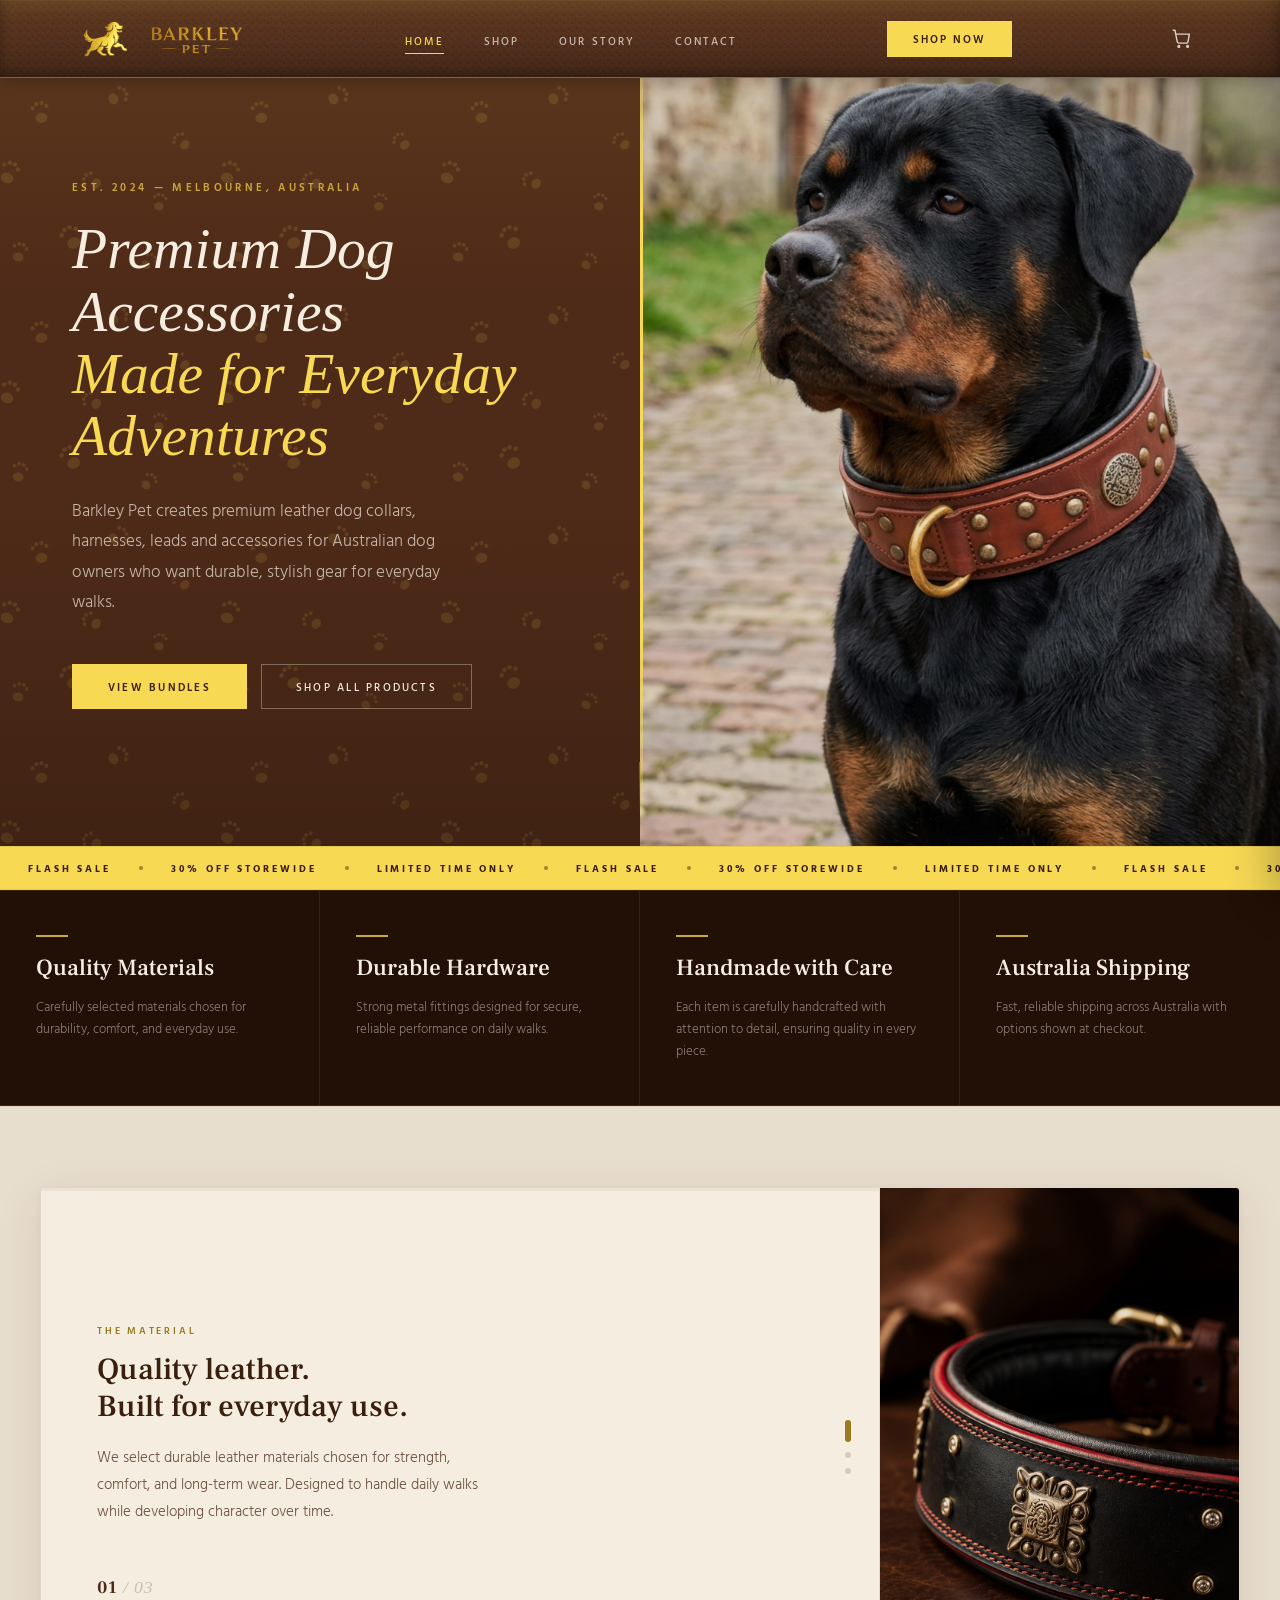
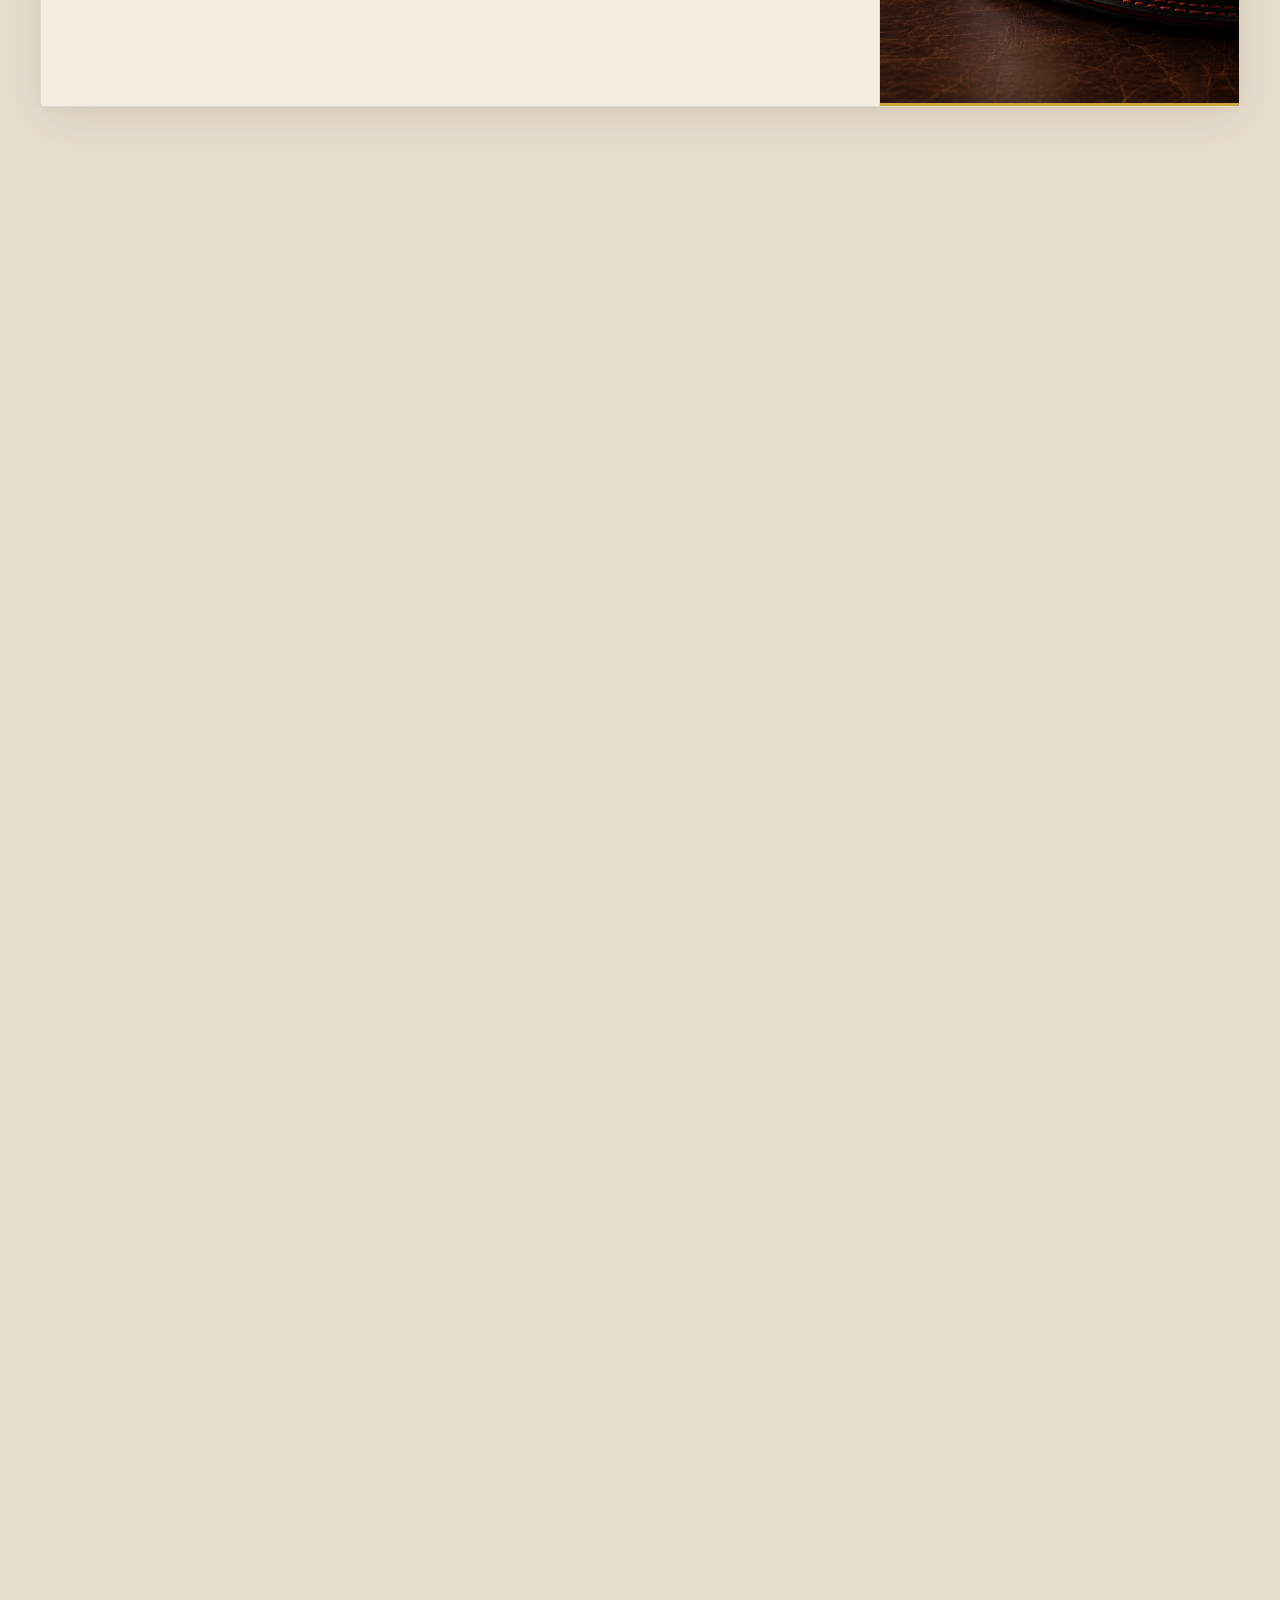
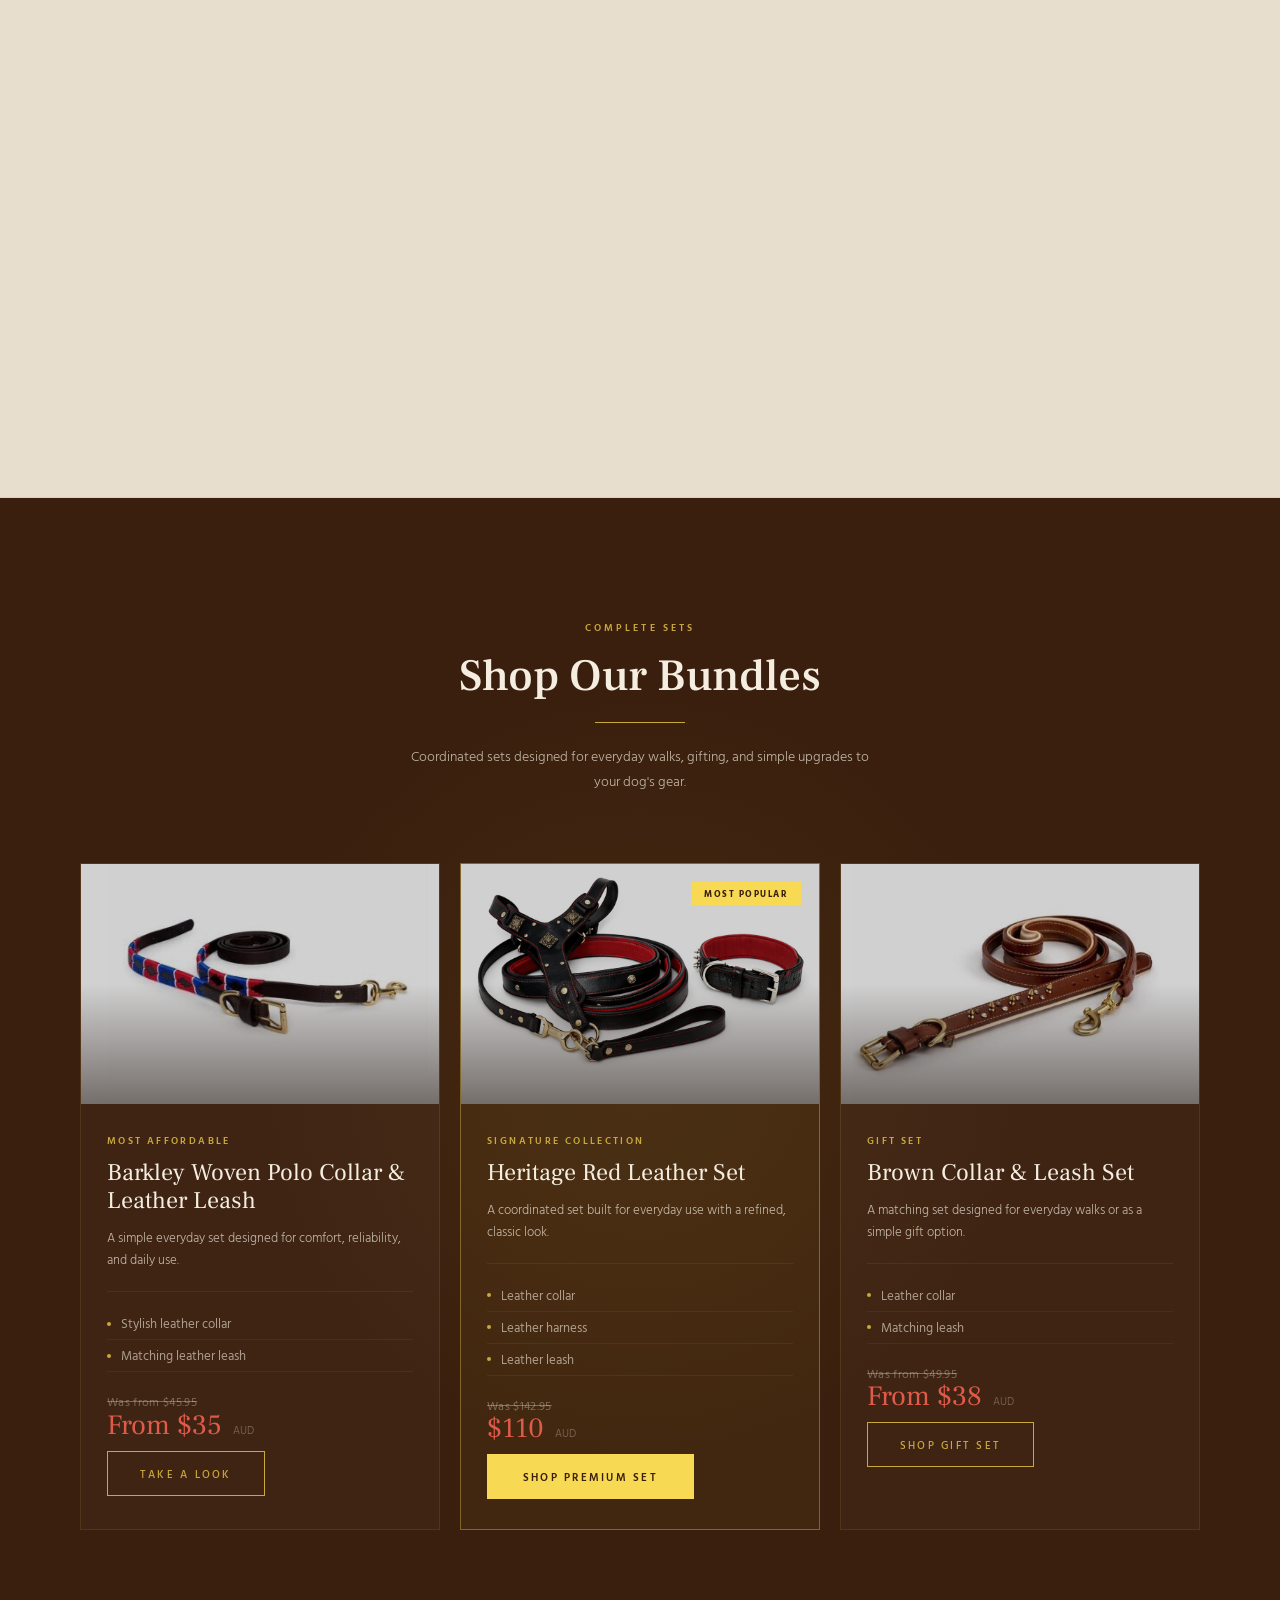
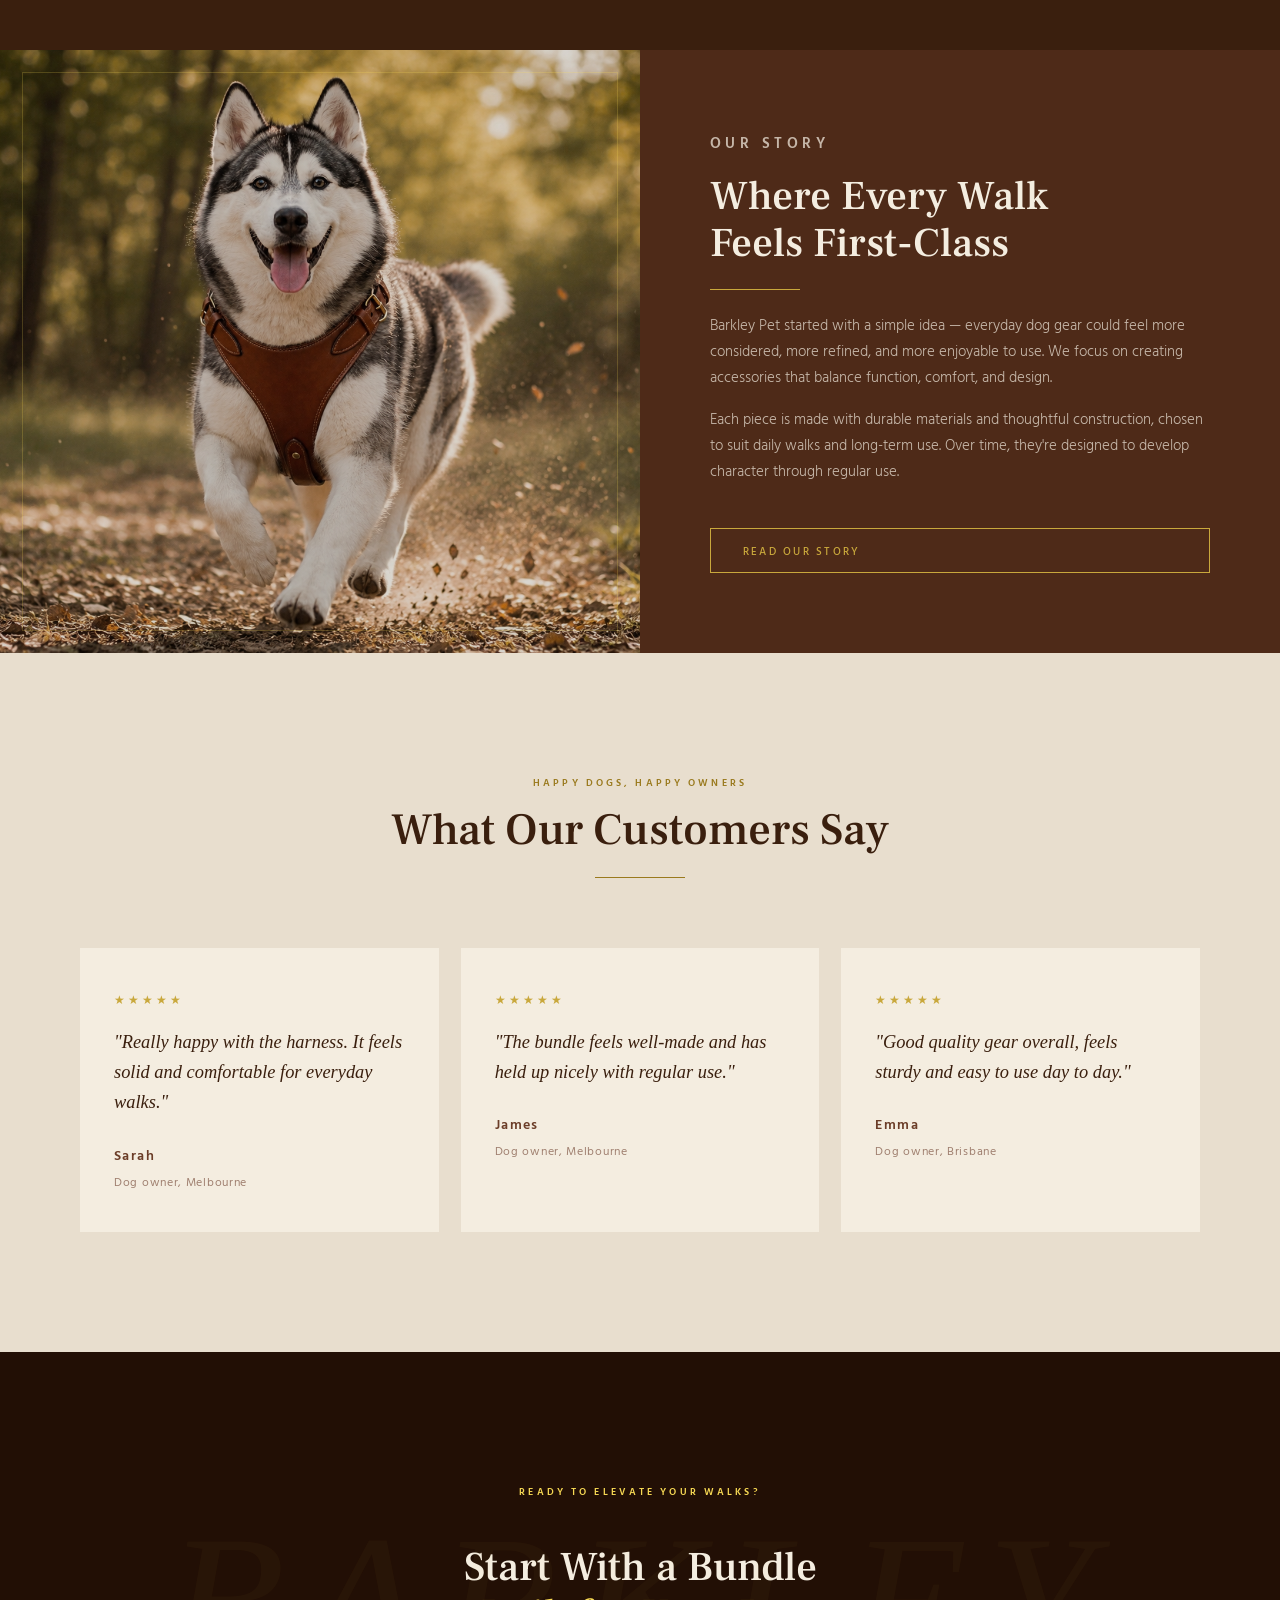
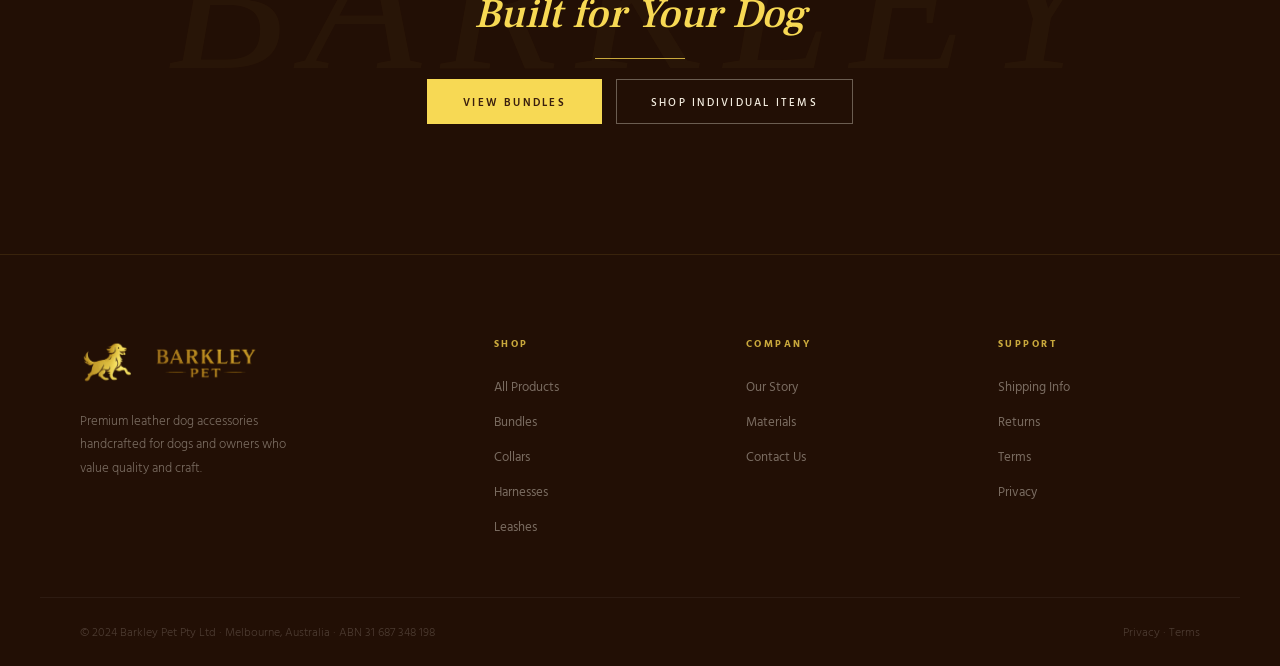
<file: index.html>
<!DOCTYPE html>
<html lang="en">
<head>
  <link rel="icon" href="img/BarkleyFavicon.ico" type="image/x-icon">
<meta charset="UTF-8" />
<meta name="viewport" content="width=device-width, initial-scale=1.0" />
<title>Barkley Pet | Premium Dog Accessories Australia | Leather Collars, Harnesses & Leads</title>
<meta name="description" content="Shop premium dog accessories in Australia. Barkley Pet creates handcrafted leather dog collars, harnesses and leads designed for comfort, durability and everyday walks.">
<link rel="preconnect" href="https://fonts.googleapis.com" />
<link rel="preconnect" href="https://fonts.gstatic.com" crossorigin />
<link href="https://fonts.googleapis.com/css2?family=Frank+Ruhl+Libre:wght@300;400;500;700;900&family=IM+Fell+French+Canon:ital@0;1&family=Hind+Vadodara:wght@300;400;500;600&display=swap" rel="stylesheet" />
<script src="item_data.js" defer></script>
<script src="cart.js" defer></script>
<style>
:root {
  --gold: #f7d954;
  --gold-dim: #c9a83c;
  --gold-dark: #9a7a1e;
  --brown: #6b3d28;
  --brown-mid: #4e2a18;
  --brown-dark: #3a1f0e;
  --brown-deep: #220f05;
  --cream: #f4ede0;
  --cream-dark: #e8dece;
  --text-on-dark: rgba(244,237,224,0.72);
  --text-muted: rgba(244,237,224,0.42);
  --serif-display: 'IM Fell French Canon', Georgia, serif;
  --serif-body: 'Frank Ruhl Libre', Georgia, serif;
  --sans: 'Hind Vadodara', 'Helvetica Neue', sans-serif;
  --max-w: 1200px;
  --nav-h: 78px;
  --ease-out: cubic-bezier(0.22, 1, 0.36, 1);
  --sale-red: #c0392b;
}
*, *::before, *::after { box-sizing: border-box; margin: 0; padding: 0; }
html { scroll-behavior: smooth; font-size: 16px; }
body { font-family: var(--sans); background: var(--cream); color: var(--brown-dark); overflow-x: hidden;}
@media (hover:none) { body { cursor: auto; } }
img { display: block; max-width: 100%; }
a { text-decoration: none; color: inherit; }
ul { list-style: none; }
button { border: none; background: none; font-family: var(--sans); }

/* TYPOGRAPHY */
h1 { font-family: var(--serif-display); font-style: italic; font-weight: 400; line-height: 1.1; font-size: clamp(2.8rem,5.5vw,5.2rem); }
h2 { font-family: var(--serif-body); font-weight: 500; line-height: 1.15; font-size: clamp(1.9rem,3.2vw,3rem); }
h3 { font-family: var(--serif-body); font-weight: 400; font-size: clamp(1.2rem,1.8vw,1.65rem); line-height: 1.2; }
p { font-family: var(--sans); font-weight: 300; line-height: 1.75; font-size: 0.94rem; }
.eyebrow { font-family: var(--sans); font-size: 0.65rem; font-weight: 600; letter-spacing: 0.3em; text-transform: uppercase; color: var(--gold-dim); display: block; margin-bottom: 14px; }
.gold-rule { width: 44px; height: 1px; background: var(--gold-dim); margin: 20px auto; transition: width .5s var(--ease-out); }
.gold-rule.wide { width: 90px; }
.gold-rule--left { margin: 20px 0; }

/* BUTTONS */
.btn-gold { display: inline-block; padding: 14px 36px; background: var(--gold); color: var(--brown-dark); font-family: var(--sans); font-size: .7rem; font-weight: 600; letter-spacing: .2em; text-transform: uppercase; position: relative; overflow: hidden; transition: color .3s, transform .25s var(--ease-out), box-shadow .3s; }
.btn-gold::before { content:''; position:absolute; inset:0; background:var(--brown-dark); transform:translateX(-101%); transition:transform .4s var(--ease-out); }
.btn-gold:hover::before { transform:translateX(0); }
.btn-gold:hover { color:var(--gold); transform:translateY(-2px); box-shadow:0 10px 32px rgba(247,217,84,0.25); }
.btn-gold span { position:relative; z-index:1; }
.btn-ghost { display: inline-block; padding: 13px 34px; border: 1px solid rgba(244,237,224,0.35); color: var(--cream); font-family: var(--sans); font-size: .7rem; font-weight: 500; letter-spacing: .2em; text-transform: uppercase; position: relative; overflow: hidden; transition: color .3s, border-color .3s, transform .25s var(--ease-out); }
.btn-ghost::before { content:''; position:absolute; inset:0; background:rgba(247,217,84,.08); transform:scaleX(0); transform-origin:left; transition:transform .4s var(--ease-out); }
.btn-ghost:hover::before { transform:scaleX(1); }
.btn-ghost:hover { border-color:var(--gold-dim); color:var(--gold); transform:translateY(-2px); }
.btn-ghost span { position:relative; z-index:1; }
.btn-outline { display: inline-block; padding: 13px 32px; border: 1px solid var(--gold-dim); color: var(--gold-dim); font-family: var(--sans); font-size: .7rem; font-weight: 500; letter-spacing: .2em; text-transform: uppercase; position: relative; overflow: hidden; transition: color .3s, transform .25s var(--ease-out); }
.btn-outline::before { content:''; position:absolute; inset:0; background:var(--gold); transform:translateY(101%); transition:transform .35s var(--ease-out); }
.btn-outline:hover::before { transform:translateY(0); }
.btn-outline:hover { color:var(--brown-dark); transform:translateY(-2px); }
.btn-outline span { position:relative; z-index:1; }

/* NAVBAR */
.navbar { position: fixed; top:0; left:0; width:100%; z-index:900; height: var(--nav-h); background-color: var(--brown-mid); background-image: linear-gradient(180deg,rgba(255,210,100,.13) 0%,rgba(255,190,60,.05) 18%,transparent 45%), linear-gradient(180deg,transparent 50%,rgba(0,0,0,.22) 100%), repeating-linear-gradient(38deg,transparent,transparent 3px,rgba(0,0,0,.09) 3px,rgba(0,0,0,.09) 4px,transparent 4px,transparent 8px), repeating-linear-gradient(-38deg,transparent,transparent 3px,rgba(0,0,0,.06) 3px,rgba(0,0,0,.06) 4px,transparent 4px,transparent 8px), url("data:image/svg+xml,%3Csvg xmlns='http://www.w3.org/2000/svg' width='300' height='300'%3E%3Cfilter id='n'%3E%3CfeTurbulence type='fractalNoise' baseFrequency='0.55' numOctaves='5' stitchTiles='stitch'/%3E%3CfeColorMatrix type='matrix' values='0 0 0 0 0.22 0 0 0 0 0.12 0 0 0 0 0.06 0 0 0 0.28 0'/%3E%3C/filter%3E%3Crect width='300' height='300' filter='url(%23n)'/%3E%3C/svg%3E"); background-size: 100% 100%,100% 100%,8px 8px,8px 8px,300px 300px; border-bottom: 1px solid rgba(247,217,84,.22); box-shadow: inset 0 1px 0 rgba(255,200,80,.08), inset 0 -3px 10px rgba(0,0,0,.3), 0 2px 16px rgba(0,0,0,.25); transition: background-color .4s var(--ease-out), box-shadow .4s, height .35s; }
.navbar.scrolled { background-color: var(--brown-dark); box-shadow: 0 2px 40px rgba(0,0,0,.55), inset 0 -3px 10px rgba(0,0,0,.35); border-bottom-color: rgba(247,217,84,.28); height: 64px; }
.nav-inner { max-width:var(--max-w); margin:0 auto; padding:0 40px; height:100%; display:flex; align-items:center; justify-content:space-between; }
.nav-logo { display:flex; align-items:center; transition:opacity .3s, transform .3s var(--ease-out); }
.nav-logo:hover { opacity:.82; transform:scale(.97); }
.nav-logo img { height:50px; width:auto; object-fit:contain; mix-blend-mode:lighten; filter:brightness(1.1); }
.navbar.scrolled .nav-logo img { height:40px; }
.nav-links { display:flex; align-items:center; gap:40px; }
.nav-links a { font-family:var(--sans); font-size:.7rem; font-weight:500; letter-spacing:.18em; text-transform:uppercase; color:rgba(244,237,224,.75); position:relative; transition:color .25s; }
.nav-links a::before,.nav-links a::after { content:''; position:absolute; bottom:-5px; height:1px; background:var(--gold); width:0; transition:width .3s var(--ease-out); }
.nav-links a::before { right:50%; }
.nav-links a::after { left:50%; }
.nav-links a:hover,.nav-links a.active { color:var(--gold); }
.nav-links a:hover::before,.nav-links a:hover::after,.nav-links a.active::before,.nav-links a.active::after { width:50%; }
.nav-cta { font-family:var(--sans); font-size:.68rem; font-weight:600; letter-spacing:.18em; text-transform:uppercase; padding:10px 26px; background:var(--gold); color:var(--brown-dark); position:relative; overflow:hidden; transition:transform .25s var(--ease-out), box-shadow .25s, color .3s; }
.nav-cta::before { content:''; position:absolute; inset:0; background:var(--brown-dark); transform:translateX(-101%); transition:transform .35s var(--ease-out); }
.nav-cta span { position:relative; z-index:1; }
.nav-cta:hover::before { transform:translateX(0); }
.nav-cta:hover { color:var(--gold); transform:translateY(-1px); box-shadow:0 8px 24px rgba(247,217,84,.2); }
.hamburger { display:none; flex-direction:column; gap:5px; padding:4px; }
.hamburger span { display:block; width:22px; height:1.5px; background:var(--cream); transform-origin:center; transition:transform .3s var(--ease-out), opacity .3s; }
.hamburger.open span:nth-child(1) { transform:translateY(6.5px) rotate(45deg); }
.hamburger.open span:nth-child(2) { opacity:0; transform:scaleX(0); }
.hamburger.open span:nth-child(3) { transform:translateY(-6.5px) rotate(-45deg); }
.mobile-drawer { position:fixed; top:0; right:-100%; width:min(320px,100%); height:100%; background:var(--brown-deep); border-left:1px solid rgba(247,217,84,.12); z-index:950; padding:48px 36px; display:flex; flex-direction:column; transition:right .4s var(--ease-out); }
.mobile-drawer.open { right:0; }
.drawer-close { align-self:flex-end; color:var(--cream); font-size:1.1rem; opacity:.5; margin-bottom:36px; transition:opacity .2s, transform .3s; }
.drawer-close:hover { opacity:1; transform:rotate(90deg); }
.drawer-logo { height:48px; margin-bottom:44px; mix-blend-mode:lighten; }
.drawer-nav { display:flex; flex-direction:column; gap:26px; }
.drawer-nav a { font-family:var(--serif-body); font-size:1.6rem; color:rgba(244,237,224,.7); transition:color .2s, transform .25s var(--ease-out); }
.drawer-nav a:hover { color:var(--gold); transform:translateX(6px); }
.drawer-overlay { position:fixed; inset:0; background:rgba(0,0,0,.65); z-index:940; opacity:0; pointer-events:none; transition:opacity .4s; }
.drawer-overlay.open { opacity:1; pointer-events:all; }

/* HERO */
.hero { height: auto; min-height: 94vh; display: grid; grid-template-columns: 1fr 1fr; overflow: hidden; position: relative; background: var(--brown-deep); }
.hero-left { display: flex; flex-direction: column; justify-content: center; padding: 140px 72px 100px; position: relative; z-index: 2; }
.hero-left::before {
  content: '';
  position: absolute;
  inset: 0;
  background-color: var(--brown-mid);
  background-image:
    linear-gradient(180deg, rgba(255,210,100,.09) 0%, transparent 35%),
    linear-gradient(180deg, transparent 60%, rgba(0,0,0,.18) 100%),
    url("data:image/svg+xml,%3Csvg xmlns='http://www.w3.org/2000/svg' width='220' height='220'%3E%3Cdefs%3E%3Cg id='p'%3E%3Cellipse cx='0' cy='8' rx='6' ry='5'/%3E%3Ccircle cx='-7' cy='-3' r='2.1'/%3E%3Ccircle cx='-2.6' cy='-6.5' r='2.1'/%3E%3Ccircle cx='2.6' cy='-6.5' r='2.1'/%3E%3Ccircle cx='7' cy='-3' r='2.1'/%3E%3C/g%3E%3C/defs%3E%3Cg fill='rgba(247,217,84,0.12)'%3E%3Cuse href='%23p' transform='translate(20,30) rotate(15) scale(0.9)'/%3E%3Cuse href='%23p' transform='translate(70,15) rotate(-25) scale(1.1)'/%3E%3Cuse href='%23p' transform='translate(150,40) rotate(40) scale(0.8)'/%3E%3Cuse href='%23p' transform='translate(40,110) rotate(-10) scale(1)'/%3E%3Cuse href='%23p' transform='translate(120,95) rotate(60) scale(0.95)'/%3E%3Cuse href='%23p' transform='translate(180,140) rotate(-45) scale(0.85)'/%3E%3Cuse href='%23p' transform='translate(10,170) rotate(20) scale(1.05)'/%3E%3Cuse href='%23p' transform='translate(90,180) rotate(-60) scale(0.9)'/%3E%3Cuse href='%23p' transform='translate(160,200) rotate(10) scale(0.8)'/%3E%3C/g%3E%3C/svg%3E");
  background-size: 100% 100%, 100% 100%, 220px 220px;
  background-repeat: no-repeat, no-repeat, repeat;
  pointer-events: none;
}
.hero-left > * { position:relative; z-index:1; }
.hero-right { position:relative; overflow:hidden; }
.hero-right img { width:100%; height:100%; object-fit:cover; object-position:center top; display:block; filter:brightness(.88) sepia(8%); transform:scale(1.05); animation:heroImg 1.6s var(--ease-out) .1s forwards; will-change: transform; }
@keyframes heroImg { to { transform:scale(1); filter:brightness(.92) sepia(5%); } }
.hero-right::before { content:''; position:absolute; top:0; left:0; bottom:0; width:3px; background:linear-gradient(to bottom,transparent,var(--gold) 25%,var(--gold) 75%,transparent); z-index:2; }
.hero-right::after { content:''; position:absolute; inset:0; background:linear-gradient(to left,rgba(26,13,7,.12) 0%,transparent 30%); z-index:1; }
.hero-eyebrow { font-family:var(--sans); font-size:.7rem; font-weight:600; letter-spacing:.3em; text-transform:uppercase; color:var(--gold-dim); margin-bottom:22px; display:block; opacity:0; animation:fadeUp .9s var(--ease-out) .4s forwards; }
.hero-title { font-family:var(--serif-display); font-style:italic; font-weight:400; font-size:clamp(3rem,4.5vw,5.2rem); color:var(--cream); line-height:1.08; margin-bottom:28px; opacity:0; animation:fadeUp 1s var(--ease-out) .6s forwards; }
.hero-title em { color:var(--gold); display:block; }
.hero-sub { font-family:var(--sans); font-size:1.05rem; font-weight:300; color:var(--text-on-dark); line-height:1.8; max-width:400px; margin-bottom:48px; opacity:0; animation:fadeUp .9s var(--ease-out) .8s forwards; }
.hero-btns { display:flex; gap:14px; flex-wrap:wrap; opacity:0; animation:fadeUp .9s var(--ease-out) 1s forwards; }
.hero-scroll { position:absolute; bottom:32px; left:50%; transform:translateX(-50%); display:flex; flex-direction:column; align-items:center; z-index:10; }
.scroll-line { width:1px; height:0; background:linear-gradient(to bottom,var(--gold-dim),transparent); animation:growLine 1.2s var(--ease-out) 1.5s forwards; }
@keyframes growLine { to { height:52px; } }

/* MARQUEE */
.marquee-bar { background: var(--gold); overflow: hidden; padding: 0; border-top: 1px solid rgba(0,0,0,.08); border-bottom: 1px solid rgba(0,0,0,.08); }
.marquee-track { display: flex; width: max-content; animation: marqueeScroll 28s linear infinite; }
.marquee-track:hover { animation-play-state: paused; }
.marquee-item { display: flex; align-items: center; gap: 0; white-space: nowrap; padding: 13px 0; }
.marquee-item span { font-family: var(--sans); font-size: .65rem; font-weight: 700; letter-spacing: .28em; text-transform: uppercase; color: var(--brown-dark); padding: 0 28px; }
.marquee-dot { width: 4px; height: 4px; border-radius: 50%; background: var(--brown-mid); opacity: .5; flex-shrink: 0; }
@keyframes marqueeScroll { 0% { transform: translateX(0); } 100% { transform: translateX(-50%); } }

/* TRUST BAR */
.trust-bar { background: var(--brown-deep); border-top: 1px solid rgba(247,217,84,.12); border-bottom: 1px solid rgba(247,217,84,.12); }
.trust-grid { display: grid; grid-template-columns: repeat(4,1fr); }
.trust-card { padding: 44px 36px; border-right: 1px solid rgba(247,217,84,.1); position: relative; overflow: hidden; transition: background .4s var(--ease-out); cursor: default; }
.trust-card:last-child { border-right: none; }
.trust-card::before { content:''; position:absolute; inset:0; background:linear-gradient(135deg,rgba(247,217,84,.07) 0%,transparent 60%); opacity:0; transition:opacity .4s; }
.trust-card:hover::before { opacity:1; }
.trust-card::after { content:''; position:absolute; bottom:0; left:0; width:0; height:2px; background:var(--gold); transition:width .5s var(--ease-out); }
.trust-card:hover::after { width:100%; }
.trust-card__title { font-family: var(--serif-body); font-size: 1.45rem; font-weight: 500; color: var(--cream); margin-bottom: 12px; line-height: 1.2; transition: color .3s; }
.trust-card:hover .trust-card__title { color: var(--gold); }
.trust-card__icon { width: 32px; height: 2px; background: var(--gold-dim); margin-bottom: 18px; transition: width .4s var(--ease-out), background .3s; }
.trust-card:hover .trust-card__icon { width: 48px; background: var(--gold); }
.trust-card__desc { font-family: var(--sans); font-size: .84rem; font-weight: 300; color: rgba(244,237,224,.5); line-height: 1.65; }

/* SCROLL FEATURE */
.scroll-feature-wrap { padding: 80px 40px; background: var(--cream-dark); border-top: 1px solid rgba(82,52,38,.08); border-bottom: 1px solid rgba(82,52,38,.08); }
.scroll-feature { position: relative; height: 270vh; max-width: var(--max-w); margin: 0 auto; }
.scroll-feature-sticky { position: sticky; top: calc(var(--nav-h) + 24px); background: var(--cream); border: 1px solid rgba(82,52,38,.12); border-radius: 4px; overflow: hidden; box-shadow: 0 12px 48px rgba(82,52,38,.1), 0 2px 8px rgba(82,52,38,.06); min-height: 520px; display: flex; align-items: stretch; }
.sf-inner { display: grid; grid-template-columns: 1fr 360px; width: 100%; gap: 0; }
.sf-text-panel { padding: 56px 56px 48px; display: flex; flex-direction: column; justify-content: center; position: relative; }
.sf-step-dots { position: absolute; right: 28px; top: 50%; transform: translateY(-50%); display: flex; flex-direction: column; gap: 10px; align-items: center; }
.sf-dot { width: 6px; height: 6px; border-radius: 50%; background: rgba(82,52,38,.18); transition: background .4s, transform .4s var(--ease-out), height .4s var(--ease-out); border-radius: 3px; }
.sf-dot.active { background: var(--gold-dark); height: 22px; transform: scaleX(1); }
.sf-dot.done { background: rgba(82,52,38,.35); }
.sf-top-progress { position: absolute; top: 0; left: 0; right: 0; height: 3px; background: rgba(82,52,38,.06); overflow: hidden; }
.sf-top-progress-fill { height: 100%; background: var(--gold-dim); width: 0%; transition: width .08s linear; }
.sf-texts { position: relative; min-height: 240px; }
.sf-slide { position: absolute; inset: 0; display: flex; flex-direction: column; justify-content: center; opacity: 0; transform: translateY(14px); transition: opacity .45s var(--ease-out), transform .5s var(--ease-out); pointer-events: none; }
.sf-slide.active { opacity: 1; transform: translateY(0); pointer-events: auto; }
.sf-eyebrow { font-family: var(--sans); font-size: .62rem; font-weight: 600; letter-spacing: .28em; text-transform: uppercase; color: var(--gold-dark); margin-bottom: 14px; display: block; }
.sf-title { font-family: var(--serif-body); font-weight: 500; font-size: clamp(1.5rem,2.4vw,2.1rem); color: var(--brown-dark); line-height: 1.2; margin-bottom: 18px; }
.sf-desc { font-family: var(--sans); font-weight: 300; font-size: .93rem; color: #6b5040; line-height: 1.8; max-width: 400px; }
.sf-counter { margin-top: 32px; font-family: var(--serif-display); font-style: italic; font-size: 1.1rem; color: rgba(82,52,38,.25); letter-spacing: .05em; }
.sf-counter strong { color: var(--brown-mid); font-style: normal; font-family: var(--serif-body); }
.sf-image-panel { position: relative; overflow: hidden; border-left: 1px solid rgba(82,52,38,.1); }
.sf-img { position: absolute; inset: 0; opacity: 0; transition: opacity .55s var(--ease-out); }
.sf-img.active { opacity: 1; }
.sf-img img { width: 100%; height: 100%; object-fit: cover; filter: brightness(.88) sepia(8%) saturate(.95); transform: scale(1.04); transition: transform .55s var(--ease-out); }
.sf-img.active img { transform: scale(1); }
.sf-image-panel::after { content:''; position:absolute; bottom:0; left:0; right:0; height:3px; background: var(--gold-dim); z-index:2; }
.sf-scroll-hint { position: absolute; bottom: 20px; left: 50%; transform: translateX(-50%); font-family: var(--sans); font-size: .6rem; font-weight: 600; letter-spacing: .2em; text-transform: uppercase; color: rgba(82,52,38,.4); display: flex; align-items: center; gap: 8px; transition: opacity .4s; z-index: 5; pointer-events: none; white-space: nowrap; }
.sf-scroll-hint::before { content: ''; display: block; width: 1px; height: 18px; background: rgba(82,52,38,.25); animation: bounceDown .9s ease-in-out infinite; }
@keyframes bounceDown { 0%,100% { transform: translateY(-3px); } 50% { transform: translateY(3px); } }
.sf-scroll-hint.hidden { opacity: 0; }
.sf-side-indicator { position: fixed; right: 28px; top: 50%; transform: translateY(-50%); z-index: 800; display: flex; flex-direction: column; gap: 8px; align-items: center; opacity: 0; pointer-events: none; transition: opacity .5s var(--ease-out); }
.sf-side-indicator.visible { opacity: 1; pointer-events: auto; }
.sf-side-pip { width: 4px; height: 4px; border-radius: 50%; background: rgba(82,52,38,.2); transition: background .4s, transform .4s var(--ease-out), height .4s; border-radius: 2px; }
.sf-side-pip.active { background: var(--gold-dark); height: 18px; }
.sf-side-pip.done { background: rgba(82,52,38,.4); }
.sf-side-label { font-family: var(--sans); font-size: .55rem; font-weight: 600; letter-spacing: .2em; text-transform: uppercase; color: var(--brown); writing-mode: vertical-rl; text-orientation: mixed; opacity: 0.5; margin-top: 6px; transition: opacity .3s; }

/* SHARED */
.section-wrap { max-width:var(--max-w); margin:0 auto; padding:0 40px; }
.section-header { text-align:center; margin-bottom:70px; }
.section-header h2 { margin-bottom:8px; font-size:clamp(2.2rem,3.5vw,3.4rem); }
.section-sub { max-width:460px; margin:0 auto; font-size:.9rem; line-height:1.75; }

/* BUNDLES */
.bundles { padding:120px 0; background:var(--brown-dark); position:relative; overflow:hidden; }
.bundles::after { content:''; position:absolute; width:800px; height:800px; border-radius:50%; background:radial-gradient(circle,rgba(247,217,84,.05) 0%,transparent 70%); top:50%; left:50%; transform:translate(-50%,-50%); pointer-events:none; }
.bundles .section-header h2 { color:var(--cream); }
.bundles .section-header .eyebrow { color:var(--gold-dim); }
.bundles .section-sub { color:var(--text-on-dark); }
.bundle-grid { display:grid; grid-template-columns:repeat(3,1fr); gap:20px; position:relative; z-index:1; }
.bundle-card { background:rgba(255,255,255,.025); border:1px solid rgba(247,217,84,.1); position:relative; overflow:hidden; transition:transform .45s var(--ease-out), box-shadow .45s var(--ease-out), border-color .35s; }
.bundle-card::after { content:''; position:absolute; inset:0; background:linear-gradient(105deg,transparent 40%,rgba(247,217,84,.05) 50%,transparent 60%); transform:translateX(-100%); transition:transform .7s var(--ease-out); pointer-events:none; }
.bundle-card:hover::after { transform:translateX(100%); }
.bundle-card:hover { transform:translateY(-8px); box-shadow:0 28px 70px rgba(0,0,0,.55); border-color:rgba(247,217,84,.3); }
.bundle-card--featured { border-color:rgba(247,217,84,.35); background:rgba(247,217,84,.04); }
.bundle-card--featured:hover { border-color:var(--gold-dim); }
.bundle-badge { position:absolute; top:18px; right:18px; background:var(--gold); color:var(--brown-dark); font-family:var(--sans); font-size:.58rem; font-weight:700; letter-spacing:.16em; text-transform:uppercase; padding:5px 13px; z-index:3; }
.bundle-img-wrap { height:240px; overflow:hidden; position:relative; }
.bundle-img-wrap::after { content:''; position:absolute; inset:0; background:linear-gradient(to top,rgba(26,13,7,.5) 0%,transparent 50%); transition:opacity .4s; }
.bundle-card:hover .bundle-img-wrap::after { opacity:.5; }
.bundle-img-wrap img { width:100%; height:100%; object-fit:cover; transition:transform .7s var(--ease-out), filter .4s; filter:brightness(.82) saturate(.85); }
.bundle-card:hover .bundle-img-wrap img { transform:scale(1.06); filter:brightness(.92) saturate(1); }
.bundle-body { padding:28px 26px 30px; }
.bundle-label { font-family:var(--sans); font-size:.62rem; font-weight:600; letter-spacing:.24em; text-transform:uppercase; color:var(--gold-dim); margin-bottom:9px; display:block; }
.bundle-name { font-family:var(--serif-body); font-size:1.5rem; color:var(--cream); margin-bottom:12px; line-height:1.18; transition:color .3s; }
.bundle-card:hover .bundle-name { color:var(--gold); }
.bundle-desc { font-size:.83rem; color:var(--text-on-dark); line-height:1.65; margin-bottom:20px; }
.bundle-includes { margin-bottom:24px; border-top:1px solid rgba(247,217,84,.08); padding-top:16px; }
.bundle-includes li { font-size:.8rem; color:rgba(244,237,224,.6); padding:6px 0; border-bottom:1px solid rgba(247,217,84,.06); display:flex; align-items:center; gap:10px; transition:color .25s; }
.bundle-includes li:hover { color:var(--cream); }
.bundle-includes li::before { content:''; width:4px; height:4px; border-radius:50%; background:var(--gold-dim); flex-shrink:0; transition:background .25s; }
.bundle-includes li:hover::before { background:var(--gold); }
.bundle-footer { display:flex; align-items:center; justify-content:space-between; gap:12px; flex-wrap:wrap; margin-top:6px; }

/* Bundle sale price block */
.bundle-price-wrap { display: flex; flex-direction: column; gap: 3px; line-height: 1; }
.bundle-price-was { font-family: var(--sans); font-size: .72rem; color: rgba(244,237,224,.35); text-decoration: line-through; letter-spacing: .03em; }
.bundle-price { font-family:var(--serif-body); font-size:1.75rem; color: #e05a4a; line-height:1; }
.bundle-price small { font-family:var(--sans); font-size:.7rem; color:rgba(244,237,224,.35); font-weight:300; margin-left:4px; }

/* STORY SPLIT */
.story-split { display:grid; grid-template-columns:1fr 1fr; min-height:580px; }
.story-image { position:relative; overflow:hidden; }
.story-image img { width:100%; height:100%; object-fit:cover; filter:brightness(.82) sepia(12%); transition:transform .8s var(--ease-out), filter .5s; display:block; }
.story-split:hover .story-image img { transform:scale(1.04); filter:brightness(.9) sepia(8%); }
.story-frame { position:absolute; inset:22px; border:1px solid rgba(247,217,84,.2); pointer-events:none; transition:inset .5s var(--ease-out), border-color .4s; }
.story-split:hover .story-frame { inset:10px; border-color:rgba(247,217,84,.4); }
.story-text { background:var(--brown-mid); padding:80px 70px; display:flex; flex-direction:column; justify-content:center; }
.story-text h2 { color:var(--cream); margin-bottom:0; }
.story-text p { color:var(--text-on-dark); font-size:.93rem; margin-bottom:16px; }

/* TESTIMONIALS */
.testimonials { padding:120px 0; background:var(--cream-dark); }
.testimonials .section-header h2 { color:var(--brown-dark); }
.testimonials .section-header .eyebrow { color:var(--gold-dark); }
.testimonials .gold-rule { background:var(--gold-dark); }
.testi-grid { display:grid; grid-template-columns:repeat(3,1fr); gap:22px; }
.testi-card { background:var(--cream); padding:40px 34px; border-top:2px solid transparent; position:relative; overflow:hidden; transition:transform .4s var(--ease-out), box-shadow .4s, border-color .3s; }
.testi-card::before { content:''; position:absolute; bottom:0; left:0; right:0; height:0; background:var(--brown-mid); transition:height .4s var(--ease-out); z-index:0; }
.testi-card:hover { transform:translateY(-5px); box-shadow:0 16px 50px rgba(82,52,38,.14); border-top-color:var(--gold); }
.testi-card:hover::before { height:4px; }
.testi-card > * { position:relative; z-index:1; }
.testi-stars { font-size:.78rem; letter-spacing:3px; color:var(--gold-dim); margin-bottom:18px; transition:letter-spacing .3s; }
.testi-card:hover .testi-stars { letter-spacing:5px; }
.testi-quote { font-family:var(--serif-display); font-style:italic; font-size:1.15rem; color:var(--brown-dark); line-height:1.65; margin-bottom:26px; }
.testi-author strong { display:block; font-family:var(--sans); font-size:.9rem; font-weight:600; letter-spacing:.1em; color:var(--brown); margin-bottom:3px; }
.testi-author span { font-size:.73rem; color:#a08070; letter-spacing:.06em; }

/* FINAL CTA */
.final-cta { padding:130px 40px; background:var(--brown-deep); text-align:center; position:relative; overflow:hidden; }
.final-cta::before { content:'BARKLEY'; position:absolute; font-family:var(--serif-display); font-style:italic; font-size:15vw; font-weight:400; color:rgba(247,217,84,.03); white-space:nowrap; top:50%; left:50%; transform:translate(-50%,-50%); pointer-events:none; letter-spacing:.1em; transition:letter-spacing 6s ease, font-size 6s ease; }
.final-cta:hover::before { letter-spacing:.2em; font-size:24vw; }
.final-cta-inner h2 { color:var(--cream); max-width:540px; margin:0 auto 18px; }
.final-cta-inner h2 em { font-style:italic; color:var(--gold); }
.final-cta-inner > p { color:var(--text-on-dark); margin-bottom:44px; }
.cta-btns { display:flex; gap:14px; justify-content:center; flex-wrap:wrap; }

/* FOOTER */
.footer { background:var(--brown-deep); border-top:1px solid rgba(247,217,84,.1); padding-top:80px; }
.footer-inner { max-width:var(--max-w); margin:0 auto; padding:0 40px 60px; display:grid; grid-template-columns:1.8fr 1fr 1fr 1fr; gap:50px; }
.footer-brand .footer-logo { height:54px; margin-bottom:20px; mix-blend-mode:lighten; transition:opacity .3s; }
.footer-brand .footer-logo:hover { opacity:.75; }
.footer-brand p { font-size:.83rem; color:var(--text-muted); line-height:1.75; max-width:230px; }
.footer-social { display:flex; gap:10px; margin-top:24px; }
.footer-social a { width:36px; height:36px; border:1px solid rgba(247,217,84,.15); display:flex; align-items:center; justify-content:center; font-family:var(--sans); font-size:.64rem; font-weight:600; color:var(--text-muted); transition:all .3s var(--ease-out); }
.footer-social a:hover { border-color:var(--gold); color:var(--gold); transform:translateY(-3px); box-shadow:0 6px 16px rgba(247,217,84,.12); }
.footer-col h4 { font-family:var(--sans); font-size:.64rem; font-weight:700; letter-spacing:.24em; text-transform:uppercase; color:var(--gold-dim); margin-bottom:22px; }
.footer-col ul { display:flex; flex-direction:column; gap:11px; }
.footer-col ul a { font-size:.84rem; color:var(--text-muted); position:relative; padding-left:0; transition:color .25s, padding-left .25s var(--ease-out); }
.footer-col ul a::before { content:'—'; position:absolute; left:-18px; opacity:0; color:var(--gold); font-size:.6rem; transition:opacity .25s, left .25s var(--ease-out); }
.footer-col ul a:hover { color:var(--cream); padding-left:14px; }
.footer-col ul a:hover::before { opacity:1; left:0; }
.footer-bottom { border-top:1px solid rgba(255,255,255,.05); padding:24px 40px; max-width:var(--max-w); margin:0 auto; display:flex; align-items:center; justify-content:space-between; flex-wrap:wrap; gap:10px; }
.footer-bottom p,.footer-bottom a { font-size:.72rem; color:rgba(244,237,224,.2); }
.footer-bottom a:hover { color:var(--gold-dim); }

/* SCROLL REVEAL */
[data-reveal] { opacity:0; transform:translateY(36px); transition:opacity .8s var(--ease-out), transform .8s var(--ease-out); }
[data-reveal="left"] { transform:translateX(-40px); }
[data-reveal="right"] { transform:translateX(40px); }
[data-reveal="scale"] { transform:scale(.94); }
[data-reveal].revealed { opacity:1; transform:none; }

[data-parallax] { will-change: transform; }

/* KEYFRAMES */
@keyframes fadeUp { from { opacity:0; transform:translateY(24px); } to { opacity:1; transform:none; } }
@keyframes fadeIn { from { opacity:0; } to { opacity:1; } }

/* RESPONSIVE */
@media (max-width:980px) {
  .nav-links,.nav-cta { display:none; }
  .hamburger { display:flex; }
  .bundle-grid { grid-template-columns:1fr; max-width:500px; margin:0 auto; }
  .testi-grid { grid-template-columns:1fr; }
  .story-split { grid-template-columns:1fr; }
  .story-image { height:360px; }
  .story-text { padding:60px 40px; }
  .footer-inner { grid-template-columns:1fr 1fr; }
}
@media (max-width:900px) {
  .hero { grid-template-columns:1fr; min-height:auto; }
  .hero-right { height:55vw; min-height:280px; order:-1; }
  .hero-right::before { display:none; }
.hero-left::before {
  content: '';
  position: absolute;
  inset: 0;
  background-color: var(--brown-deep);
  background-image: 
    radial-gradient(circle at 15% 0%, rgba(247, 217, 84, 0.12) 0%, transparent 60%),
    linear-gradient(110deg, var(--brown-mid) 0%, var(--brown-deep) 65%);
  box-shadow: inset -20px 0 50px rgba(0,0,0,0.4);
  pointer-events: none;
}
  .hero-scroll { display:none; }
  .trust-grid { grid-template-columns:repeat(2,1fr); }
  .trust-card { border-bottom:1px solid rgba(247,217,84,.1); padding:32px 24px; }
  .scroll-feature-wrap { padding: 40px 20px; }
  .scroll-feature { height: auto; }
  .scroll-feature-sticky { position: relative; top: auto; min-height: auto; flex-direction: column; }
  .sf-inner { grid-template-columns: 1fr; }
  .sf-image-panel { height: 220px; border-left: none; border-top: 1px solid rgba(82,52,38,.1); }
  .sf-img { position: static; opacity: 1 !important; display: none; height: 100%; }
  .sf-img.active { display: block; }
  .sf-text-panel { padding: 36px 28px 32px; }
  .sf-texts { min-height: auto; }
  .sf-slide { position: static; opacity: 1 !important; transform: none !important; display: none; }
  .sf-slide.active { display: flex; }
  .sf-step-dots { display: none; }
  .sf-side-indicator { display: none; }
  .sf-scroll-hint { display: none; }
}
@media (max-width:600px) {
  :root { --nav-h:66px; }
  .nav-inner { padding:0 22px; }
  .nav-logo img { height:42px; }
  .section-wrap { padding:0 22px; }
  .bundles { padding:80px 0; }
  .testimonials { padding:80px 0; }
  .story-text { padding:48px 24px; }
  .footer-inner { grid-template-columns:1fr; padding:0 22px 50px; }
  .footer-bottom { padding:22px; }
  .cta-btns { flex-direction:column; align-items:center; }
  .final-cta { padding:90px 22px; }
  .trust-grid { grid-template-columns:1fr; }
}
</style>
</head>
<body>

<div class="sf-side-indicator" id="sfSideIndicator">
  <div class="sf-side-pip active" id="sfPip0"></div>
  <div class="sf-side-pip" id="sfPip1"></div>
  <div class="sf-side-pip" id="sfPip2"></div>
</div>

<nav class="navbar" id="navbar">
  <div class="nav-inner">
    <a href="index.html" class="nav-logo" data-hover>
      <img src="img/BarkleyLogo3.png" alt="Barkley Pet" />
    </a>
    <ul class="nav-links">
      <li><a href="index.html" class="active">Home</a></li>
      <li><a href="products.html">Shop</a></li>
      <li><a href="about.html">Our Story</a></li>
      <li><a href="contact.html">Contact</a></li>
    </ul>
    <a href="products.html" class="nav-cta" data-hover><span>Shop Now</span></a>
    <button class="hamburger" id="hamburger" aria-label="Menu">
      <span></span><span></span><span></span>
    </button>
  </div>
</nav>

<div class="mobile-drawer" id="drawer">
  <button class="drawer-close" id="drawerClose">&#x2715;</button>
  <img src="img/BarkleyLogo3.png" alt="Barkley Pet" class="drawer-logo" />
  <nav class="drawer-nav">
    <a href="index.html">Home</a>
    <a href="products.html">Shop</a>
    <a href="about.html">Our Story</a>
    <a href="contact.html">Contact</a>
  </nav>
  <a href="products.html" class="btn-gold" style="margin-top:40px;"><span>Shop Now</span></a>
</div>
<div class="drawer-overlay" id="drawerOverlay"></div>

<section class="hero" id="heroSection">
  <div class="hero-left">
    <p class="hero-eyebrow" data-parallax data-speed="0.3">Est. 2024 &mdash; Melbourne, Australia</p>
    <h1 class="hero-title">
  Premium Dog Accessories<br>
  <em>Made for Everyday Adventures</em>
</h1>
<p class="hero-sub">
Barkley Pet creates premium leather dog collars, harnesses, leads and accessories for Australian dog owners who want durable, stylish gear for everyday walks.
</p>
    <div class="hero-btns" data-parallax data-speed="0.1">
      <a href="#bundles" class="btn-gold" data-hover><span>View Bundles</span></a>
      <a href="products.html" class="btn-ghost" data-hover><span>Shop All Products</span></a>
    </div>
  </div>
  <div class="hero-right" id="heroImgWrap">
    <img src="img/hero.png" alt="Dog wearing Barkley Pet leather collar" loading="eager" id="heroImg" />
  </div>
  <div class="hero-scroll">
    <div class="scroll-line"></div>
  </div>
</section>

<div class="marquee-bar">
  <div class="marquee-track" id="marqueeTrack">
    <div class="marquee-item"><span>Flash Sale</span><div class="marquee-dot"></div></div>
    <div class="marquee-item"><span>30% Off Storewide</span><div class="marquee-dot"></div></div>
    <div class="marquee-item"><span>Limited Time Only</span><div class="marquee-dot"></div></div>
    <div class="marquee-item"><span>Flash Sale</span><div class="marquee-dot"></div></div>
    <div class="marquee-item"><span>30% Off Storewide</span><div class="marquee-dot"></div></div>
    <div class="marquee-item"><span>Limited Time Only</span><div class="marquee-dot"></div></div>
    <div class="marquee-item"><span>Flash Sale</span><div class="marquee-dot"></div></div>
    <div class="marquee-item"><span>30% Off Storewide</span><div class="marquee-dot"></div></div>
    <div class="marquee-item"><span>Limited Time Only</span><div class="marquee-dot"></div></div>
    <div class="marquee-item"><span>Flash Sale</span><div class="marquee-dot"></div></div>
    <div class="marquee-item"><span>30% Off Storewide</span><div class="marquee-dot"></div></div>
    <div class="marquee-item"><span>Limited Time Only</span><div class="marquee-dot"></div></div>
  </div>
</div>

<div class="trust-bar">
  <div class="trust-grid">
    <div class="trust-card" data-reveal data-delay="0">
      <div class="trust-card__icon"></div>
      <h3 class="trust-card__title">Quality Materials</h3>
      <p class="trust-card__desc">Carefully selected materials chosen for durability, comfort, and everyday use.</p>
    </div>
    <div class="trust-card" data-reveal data-delay="80">
      <div class="trust-card__icon"></div>
      <h3 class="trust-card__title">Durable Hardware</h3>
      <p class="trust-card__desc">Strong metal fittings designed for secure, reliable performance on daily walks.</p>
    </div>
    <div class="trust-card" data-reveal data-delay="160">
      <div class="trust-card__icon"></div>
      <h3 class="trust-card__title">Handmade with Care</h3>
      <p class="trust-card__desc">Each item is carefully handcrafted with attention to detail, ensuring quality in every piece.</p>
    </div>
    <div class="trust-card" data-reveal data-delay="240">
      <div class="trust-card__icon"></div>
      <h3 class="trust-card__title">Australia Shipping</h3>
      <p class="trust-card__desc">Fast, reliable shipping across Australia with options shown at checkout.</p>
    </div>
  </div>
</div>

<div class="scroll-feature-wrap">
  <div class="scroll-feature" id="scrollFeature">
    <div class="scroll-feature-sticky" id="scrollSticky">
      <div class="sf-inner">
        <div class="sf-text-panel">
          <div class="sf-top-progress">
            <div class="sf-top-progress-fill" id="sfProgressFill"></div>
          </div>
          <div class="sf-texts">
            <div class="sf-slide active" id="sfSlide0">
              <span class="sf-eyebrow">The Material</span>
              <h2 class="sf-title">Quality leather.<br>Built for everyday use.</h2>
              <p class="sf-desc">We select durable leather materials chosen for strength, comfort, and long-term wear. Designed to handle daily walks while developing character over time.</p>
            </div>
            <div class="sf-slide" id="sfSlide1">
              <span class="sf-eyebrow">The Craft</span>
              <h2 class="sf-title">Made with care,<br>in small batches.</h2>
              <p class="sf-desc">Each piece is assembled with attention to detail using a hands-on process. We focus on consistency, durability, and a clean finish across every item.</p>
            </div>
            <div class="sf-slide" id="sfSlide2">
              <span class="sf-eyebrow">The Hardware</span>
              <h2 class="sf-title">Durable metal fittings.<br>Made for daily use.</h2>
              <p class="sf-desc">We use sturdy metal components selected for strength and reliability, designed to hold up under regular wear and outdoor conditions.</p>
            </div>
          </div>
          <div class="sf-counter">
            <strong id="sfCountCurrent">01</strong> / 03
          </div>
          <div class="sf-step-dots">
            <div class="sf-dot active" id="sfDot0"></div>
            <div class="sf-dot" id="sfDot1"></div>
            <div class="sf-dot" id="sfDot2"></div>
          </div>
          <div class="sf-scroll-hint" id="sfScrollHint">Scroll to explore</div>
        </div>
        <div class="sf-image-panel">
          <div class="sf-img active" id="sfImg0"><img src="img/leather.png" alt="Premium leather" /></div>
          <div class="sf-img" id="sfImg1"><img src="img/stich.png" alt="Handcrafted detail" /></div>
          <div class="sf-img" id="sfImg2"><img src="img/brass.png" alt="Brass hardware" /></div>
        </div>
      </div>
    </div>
  </div>
</div>

<!-- BUNDLES -->
<section class="bundles" id="bundles">
  <div class="section-wrap">
    <div class="section-header" data-reveal>
      <p class="eyebrow">Complete Sets</p>
      <h2>Shop Our Bundles</h2>
      <div class="gold-rule"></div>
      <p class="section-sub">Coordinated sets designed for everyday walks, gifting, and simple upgrades to your dog's gear.</p>
    </div>

    <div class="bundle-grid">

      <!-- Bundle 1: From $35 → was $45.95 -->
      <div class="bundle-card" data-reveal data-delay="0" data-hover>
        <div class="bundle-img-wrap">
          <img src="img/Products/bundle-002/1.jpeg" alt="Brown leather dog collar and lead set by Barkley Pet" loading="lazy" />
        </div>
        <div class="bundle-body">
          <p class="bundle-label">Most Affordable</p>
          <h3 class="bundle-name">Barkley Woven Polo Collar & Leather Leash</h3>
          <p class="bundle-desc">A simple everyday set designed for comfort, reliability, and daily use.</p>
          <ul class="bundle-includes">
            <li>Stylish leather collar</li>
            <li>Matching leather leash</li>
          </ul>
          <div class="bundle-footer">
            <div class="bundle-price-wrap">
              <span class="bundle-price-was">Was from $45.95</span>
              <span class="bundle-price">From $35 <small>AUD</small></span>
            </div>
            <a href="product.html?id=bundle-002" class="btn-outline" data-hover><span>Take A Look</span></a>
          </div>
        </div>
      </div>

      <!-- Bundle 2: $110 → was $142.95 -->
      <div class="bundle-card bundle-card--featured" data-reveal data-delay="120" data-hover>
        <div class="bundle-badge">Most Popular</div>
        <div class="bundle-img-wrap">
          <img src="img/Products/bundle-001/1.jpeg" alt="Heritage Set" loading="lazy" />
        </div>
        <div class="bundle-body">
          <p class="bundle-label">Signature Collection</p>
          <h3 class="bundle-name">Heritage Red Leather Set</h3>
          <p class="bundle-desc">A coordinated set built for everyday use with a refined, classic look.</p>
          <ul class="bundle-includes">
            <li>Leather collar</li>
            <li>Leather harness</li>
            <li>Leather leash</li>
          </ul>
          <div class="bundle-footer">
            <div class="bundle-price-wrap">
              <span class="bundle-price-was">Was $142.95</span>
              <span class="bundle-price">$110 <small>AUD</small></span>
            </div>
            <a href="product.html?id=bundle-001" class="btn-gold" data-hover><span>Shop Premium Set</span></a>
          </div>
        </div>
      </div>

      <!-- Bundle 3: From $38 → was $49.95 -->
      <div class="bundle-card" data-reveal data-delay="240" data-hover>
        <div class="bundle-img-wrap">
          <img src="img/Products/bundle-005/1.jpeg" alt="Gift Bundle" loading="lazy" />
        </div>
        <div class="bundle-body">
          <p class="bundle-label">Gift Set</p>
          <h3 class="bundle-name">Brown Collar & Leash Set</h3>
          <p class="bundle-desc">A matching set designed for everyday walks or as a simple gift option.</p>
          <ul class="bundle-includes">
            <li>Leather collar</li>
            <li>Matching leash</li>
          </ul>
          <div class="bundle-footer">
            <div class="bundle-price-wrap">
              <span class="bundle-price-was">Was from $49.95</span>
              <span class="bundle-price">From $38 <small>AUD</small></span>
            </div>
            <a href="product.html?id=bundle-005" class="btn-outline" data-hover><span>Shop Gift Set</span></a>
          </div>
        </div>
      </div>

    </div>
  </div>
</section>

<section class="story-split">
  <div class="story-image" data-reveal="left">
    <img src="img/final.png" alt="Barkley Pet craftsmanship" loading="lazy" />
    <div class="story-frame"></div>
  </div>
  <div class="story-text" data-reveal="right">
    <p class="eyebrow">Our Story</p>
    <h2>Where Every Walk<br>Feels First-Class</h2>
    <div class="gold-rule gold-rule--left" style="margin:22px 0;"></div>
    <p>Barkley Pet started with a simple idea — everyday dog gear could feel more considered, more refined, and more enjoyable to use. We focus on creating accessories that balance function, comfort, and design.</p>
    <p>Each piece is made with durable materials and thoughtful construction, chosen to suit daily walks and long-term use. Over time, they're designed to develop character through regular use.</p>
    <a href="about.html" class="btn-outline" style="margin-top:28px; display:inline-block;" data-hover><span>Read Our Story</span></a>
  </div>
</section>

<section class="testimonials">
  <div class="section-wrap">
    <div class="section-header" data-reveal>
      <p class="eyebrow">Happy Dogs, Happy Owners</p>
      <h2>What Our Customers Say</h2>
      <div class="gold-rule"></div>
    </div>
    <div class="testi-grid">
      <div class="testi-card" data-reveal data-delay="0">
        <div class="testi-stars">&#9733;&#9733;&#9733;&#9733;&#9733;</div>
        <p class="testi-quote">"Really happy with the harness. It feels solid and comfortable for everyday walks."</p>
        <div class="testi-author"><strong>Sarah</strong><span>Dog owner, Melbourne</span></div>
      </div>
      <div class="testi-card" data-reveal data-delay="100">
        <div class="testi-stars">&#9733;&#9733;&#9733;&#9733;&#9733;</div>
        <p class="testi-quote">"The bundle feels well-made and has held up nicely with regular use."</p>
        <div class="testi-author"><strong>James</strong><span>Dog owner, Melbourne</span></div>
      </div>
      <div class="testi-card" data-reveal data-delay="200">
        <div class="testi-stars">&#9733;&#9733;&#9733;&#9733;&#9733;</div>
        <p class="testi-quote">"Good quality gear overall, feels sturdy and easy to use day to day."</p>
        <div class="testi-author"><strong>Emma</strong><span>Dog owner, Brisbane</span></div>
      </div>
    </div>
  </div>
</section>

<section class="final-cta">
  <div class="final-cta-inner" data-reveal>
    <p class="eyebrow" style="color:var(--gold);">Ready to Elevate Your Walks?</p>
    <h2>Start With a Bundle<br><em>Built for Your Dog</em></h2>
    <div class="gold-rule"></div>
    <div class="cta-btns">
      <a href="#bundles" class="btn-gold" data-hover><span>View Bundles</span></a>
      <a href="products.html" class="btn-ghost" data-hover><span>Shop Individual Items</span></a>
    </div>
  </div>
</section>

<footer class="footer">
  <div class="footer-inner">
    <div class="footer-brand">
      <img src="img/BarkleyLogo3.png" alt="Barkley Pet" class="footer-logo" />
      <p>Premium leather dog accessories handcrafted for dogs and owners who value quality and craft.</p>
    </div>
    <div class="footer-col"><h4>Shop</h4><ul>
      <li><a href="products.html">All Products</a></li>
      <li><a href="#bundles">Bundles</a></li>
      <li><a href="products.html">Collars</a></li>
      <li><a href="products.html">Harnesses</a></li>
      <li><a href="products.html">Leashes</a></li>
    </ul></div>
    <div class="footer-col"><h4>Company</h4><ul>
      <li><a href="about.html">Our Story</a></li>
      <li><a href="about.html">Materials</a></li>
      <li><a href="contact.html">Contact Us</a></li>
    </ul></div>
    <div class="footer-col"><h4>Support</h4><ul>
      <li><a href="contact.html">Shipping Info</a></li>
      <li><a href="contact.html">Returns</a></li>
      <li><a href="terms.html">Terms</a></li>
      <li><a href="privacy.html">Privacy</a></li>
    </ul></div>
  </div>
  <div class="footer-bottom">
    <p>&copy; 2024 Barkley Pet Pty Ltd &middot; Melbourne, Australia &middot; ABN 31 687 348 198</p>
    <p><a href="privacy.html">Privacy</a> &middot; <a href="terms.html">Terms</a></p>
  </div>
</footer>

<script>
const navbar=document.getElementById('navbar');
window.addEventListener('scroll',()=>navbar.classList.toggle('scrolled',window.scrollY>60),{passive:true});

const hbg=document.getElementById('hamburger'),drw=document.getElementById('drawer'),
  ovl=document.getElementById('drawerOverlay'),cls=document.getElementById('drawerClose');
const openD=()=>{drw.classList.add('open');ovl.classList.add('open');hbg.classList.add('open');document.body.style.overflow='hidden';};
const closeD=()=>{drw.classList.remove('open');ovl.classList.remove('open');hbg.classList.remove('open');document.body.style.overflow='';};
hbg.addEventListener('click',openD);
cls.addEventListener('click',closeD);
ovl.addEventListener('click',closeD);

const revObs=new IntersectionObserver((entries)=>{
  entries.forEach(e=>{
    if(e.isIntersecting){
      setTimeout(()=>e.target.classList.add('revealed'),Number(e.target.dataset.delay||0));
      revObs.unobserve(e.target);
    }
  });
},{threshold:.08,rootMargin:'0px 0px -40px 0px'});
document.querySelectorAll('[data-reveal]').forEach(el=>revObs.observe(el));

const rObs=new IntersectionObserver(entries=>{entries.forEach(e=>{if(e.isIntersecting){e.target.classList.add('wide');rObs.unobserve(e.target);}});},{threshold:.5});
document.querySelectorAll('.gold-rule').forEach(r=>rObs.observe(r));

document.querySelectorAll('a[href^="#"]').forEach(a=>{
  a.addEventListener('click',e=>{
    const t=document.querySelector(a.getAttribute('href'));
    if(t){e.preventDefault();t.scrollIntoView({behavior:'smooth'});}
  });
});

const parallaxEls = document.querySelectorAll('[data-parallax]');
const heroImg = document.getElementById('heroImg');
const heroSection = document.getElementById('heroSection');

function updateParallax() {
  const scrollY = window.scrollY;
  parallaxEls.forEach(el => {
    const speed = parseFloat(el.dataset.speed || 0.2);
    el.style.transform = `translateY(${scrollY * speed * -1}px)`;
  });
  if (heroImg && heroSection) {
    const heroH = heroSection.offsetHeight;
    if (scrollY < heroH * 1.2) {
      heroImg.style.transform = `scale(1) translateY(${scrollY * 0.12}px)`;
    }
  }
}

const feature = document.getElementById('scrollFeature');
const progressFill = document.getElementById('sfProgressFill');
const scrollHint = document.getElementById('sfScrollHint');
const sideIndicator = document.getElementById('sfSideIndicator');
const totalSlides = 3;
let currentSlide = 0;
let scrollHintHidden = false;
const slideLabels = ['01','02','03'];

function setSlide(idx) {
  if (idx === currentSlide && !scrollHintHidden) return;
  if (idx !== currentSlide) {
    document.getElementById('sfSlide'+currentSlide).classList.remove('active');
    document.getElementById('sfImg'+currentSlide).classList.remove('active');
    document.getElementById('sfDot'+currentSlide).classList.remove('active');
    document.getElementById('sfDot'+currentSlide).classList.add('done');
    document.getElementById('sfPip'+currentSlide).classList.remove('active');
    document.getElementById('sfPip'+currentSlide).classList.add('done');
    currentSlide = idx;
    document.getElementById('sfSlide'+currentSlide).classList.add('active');
    document.getElementById('sfImg'+currentSlide).classList.add('active');
    for (let i=0;i<totalSlides;i++) {
      const d=document.getElementById('sfDot'+i);
      const p=document.getElementById('sfPip'+i);
      d.classList.remove('active','done');
      p.classList.remove('active','done');
      if (i<currentSlide){d.classList.add('done');p.classList.add('done');}
      if (i===currentSlide){d.classList.add('active');p.classList.add('active');}
    }
    const counter = document.getElementById('sfCountCurrent');
    if (counter) counter.textContent = slideLabels[currentSlide];
  }
}

function onScroll() {
  updateParallax();
  const scrollY = window.scrollY;
  if (!feature) return;
  const rect = feature.getBoundingClientRect();
  const featureTop = rect.top + scrollY;
  const featureH = feature.offsetHeight;
  const scrolled = scrollY - featureTop;
  const total = featureH - window.innerHeight;
  const pct = Math.max(0, Math.min(1, scrolled / total));
  if (progressFill) progressFill.style.width = (pct * 100) + '%';
  const idx = Math.min(totalSlides - 1, Math.floor(pct * totalSlides));
  setSlide(idx);
  if (!scrollHintHidden && pct > 0.05) {
    scrollHintHidden = true;
    if (scrollHint) scrollHint.classList.add('hidden');
  }
  const inSection = rect.top < window.innerHeight * 0.8 && rect.bottom > window.innerHeight * 0.2;
  if (sideIndicator) sideIndicator.classList.toggle('visible', inSection);
}

window.addEventListener('scroll', onScroll, {passive:true});
updateParallax();
</script>
  
<script type="application/ld+json">
{
 "@context":"https://schema.org",
 "@type":"Store",
 "name":"Barkley Pet",
 "description":"Premium dog accessories including leather collars, harnesses and leads.",
 "address":{
   "@type":"PostalAddress",
   "addressCountry":"Australia"
 },
 "url":"https://barkleypet.com.au",
 "priceRange":"$$"
}

</script>
</body>
</html>
</file>
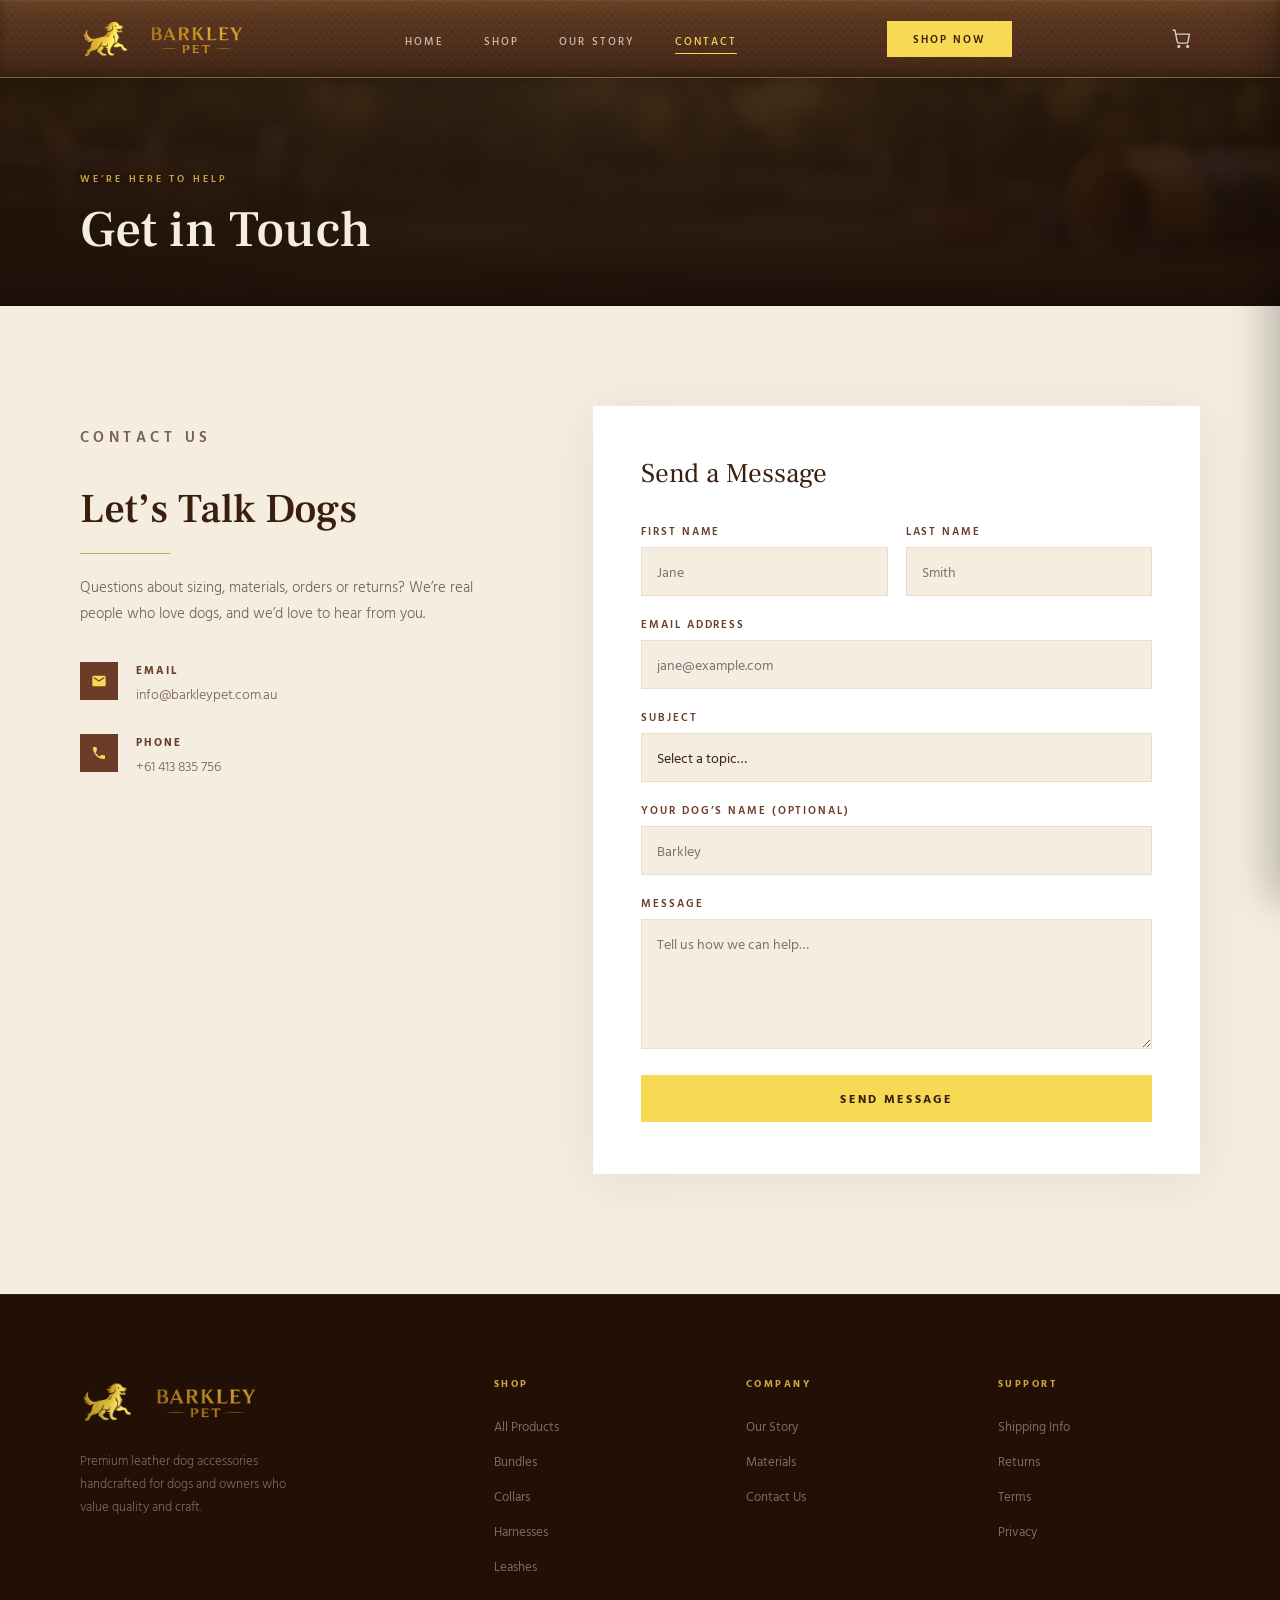
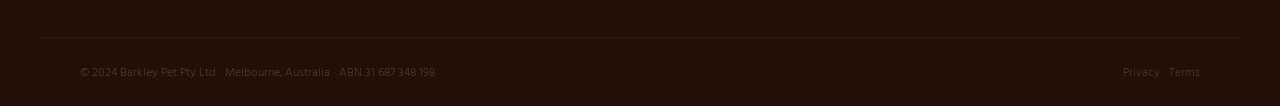
<file: contact.html>
<!DOCTYPE html>
<html lang="en">

<head>
  <link rel="icon" href="img/BarkleyFavicon.ico" type="image/x-icon">
  <meta charset="UTF-8" />
  <meta name="viewport" content="width=device-width, initial-scale=1.0" />
  <title>Contact — Barkley Pet</title>
  <link rel="preconnect" href="https://fonts.googleapis.com" />
  <link rel="preconnect" href="https://fonts.gstatic.com" crossorigin />
  <link
    href="https://fonts.googleapis.com/css2?family=Frank+Ruhl+Libre:wght@300;400;500;700;900&family=IM+Fell+French+Canon:ital@0;1&family=Hind+Vadodara:wght@300;400;500;600&display=swap"
    rel="stylesheet" />
  <link rel="stylesheet" href="styles.css" />
<script src="item_data.js"></script>
<script src="cart.js"></script>
  <style>
    .page-hero {
      height: 34vh;
      min-height: 260px;
      max-height: 420px;
      background: var(--brown-deep);
      display: flex;
      align-items: flex-end;
      position: relative;
      overflow: hidden;

    }

    .page-hero-bg {
      position: absolute;
      inset: 0;
      background-image: url('img/Filler Images/Grass.png');
      background-size: cover;
      background-position: center;
      opacity: 0.22;
      filter: sepia(20%);
    }

    .page-hero-vignette {
      position: absolute;
      inset: 0;
      background: linear-gradient(to top, rgba(26, 13, 7, 0.95) 0%, rgba(26, 13, 7, 0.3) 65%, transparent 100%);
    }

    .page-hero-content {
      position: relative;
      z-index: 2;
      max-width: var(--max-w);
      margin: 0 auto;
      padding: 0 40px 48px;
      width: 100%;
    }

    .page-hero-content h1 {
      font-family: var(--serif-body);
      font-style: normal;
      font-size: clamp(2rem, 4vw, 3.2rem);
      color: var(--cream);
      font-weight: 500;
    }

    .contact-section {
      padding: 100px 0 120px;
      background: var(--cream);
    }

    .contact-inner {
      display: grid;
      grid-template-columns: 1fr 1.4fr;
      gap: 80px;
      align-items: start;
    }

    /* Info side */
    .contact-info h2 {
      color: var(--brown-dark);
      margin-bottom: 0;
    }

    .contact-info>p {
      color: #7a6055;
      font-size: 0.93rem;
      margin: 18px 0 36px;
      line-height: 1.75;
    }

    .contact-detail {
      display: flex;
      gap: 18px;
      margin-bottom: 28px;
      align-items: flex-start;
    }

    .contact-detail__icon {
      width: 38px;
      height: 38px;
      flex-shrink: 0;
      background: var(--brown);
      display: flex;
      align-items: center;
      justify-content: center;
    }

    .contact-detail__icon svg {
      width: 16px;
      height: 16px;
      fill: var(--gold);
    }

    .contact-detail h4 {
      font-family: var(--sans);
      font-size: 0.66rem;
      font-weight: 700;
      letter-spacing: 0.2em;
      text-transform: uppercase;
      color: var(--brown);
      margin-bottom: 5px;
    }

    .contact-detail p,
    .contact-detail a {
      font-size: 0.88rem;
      color: #7a6055;
      line-height: 1.6;
    }

    .contact-detail a {
      transition: color 0.25s;
      cursor: none;
    }

    .contact-detail a:hover {
      color: var(--brown);
    }

    /* Form side */
    .contact-form-wrap {
      background: #fff;
      padding: 52px 48px;
      box-shadow: 0 8px 50px rgba(82, 52, 38, 0.08);
    }

    .contact-form-wrap h3 {
      font-family: var(--serif-body);
      font-size: 1.7rem;
      color: var(--brown-dark);
      margin-bottom: 32px;
    }

    .form-row {
      display: grid;
      grid-template-columns: 1fr 1fr;
      gap: 18px;
    }

    .form-group {
      margin-bottom: 20px;
    }

    .form-group label {
      display: block;
      font-family: var(--sans);
      font-size: 0.66rem;
      font-weight: 600;
      letter-spacing: 0.18em;
      text-transform: uppercase;
      color: var(--brown);
      margin-bottom: 8px;
    }

    .form-group input,
    .form-group select,
    .form-group textarea {
      width: 100%;
      padding: 13px 15px;
      border: 1px solid var(--cream-dark);
      background: var(--cream);
      font-family: var(--sans);
      font-size: 0.9rem;
      color: var(--brown-dark);
      outline: none;
      transition: border-color 0.25s, background 0.25s;
      appearance: none;
    }

    .form-group input:focus,
    .form-group select:focus,
    .form-group textarea:focus {
      border-color: var(--gold-dim);
      background: #fff;
    }

    .form-group textarea {
      height: 130px;
      resize: vertical;
    }

    .form-submit {
      width: 100%;
      padding: 15px;
      background: var(--gold);
      color: var(--brown-dark);
      font-family: var(--sans);
      font-size: 0.72rem;
      font-weight: 700;
      letter-spacing: 0.2em;
      text-transform: uppercase;
      border: none;
      cursor: none;
      position: relative;
      overflow: hidden;
      transition: transform 0.25s var(--ease-out), box-shadow 0.25s, color 0.3s;
    }

    .form-submit::before {
      content: '';
      position: absolute;
      inset: 0;
      background: var(--brown-dark);
      transform: translateX(-101%);
      transition: transform 0.4s var(--ease-out);
    }

    .form-submit:hover::before {
      transform: translateX(0);
    }

    .form-submit:hover {
      color: var(--gold);
      transform: translateY(-2px);
      box-shadow: 0 8px 24px rgba(247, 217, 84, 0.22);
    }

    .form-submit span {
      position: relative;
      z-index: 1;
    }

    .form-success {
      display: none;
      background: rgba(247, 217, 84, 0.1);
      border-left: 3px solid var(--gold);
      padding: 16px 20px;
      font-size: 0.86rem;
      color: var(--brown-dark);
      margin-top: 18px;
    }

    @media (max-width: 900px) {
      .contact-inner {
        grid-template-columns: 1fr;
        gap: 52px;
      }

      .contact-form-wrap {
        padding: 40px 32px;
      }
    }

    @media (max-width: 560px) {
      .form-row {
        grid-template-columns: 1fr;
      }

      .contact-form-wrap {
        padding: 32px 22px;
      }

      .page-hero-content {
        padding: 0 22px 36px;
      }

      .contact-section {
        padding: 70px 0 90px;
      }
    }
  </style>
</head>

<body>

  <div class="cursor-dot" id="cursorDot"></div>
  <div class="cursor-ring" id="cursorRing"></div>

  <nav class="navbar" id="navbar">
    <div class="nav-inner">
      <a href="index.html" class="nav-logo" data-hover>
        <img src="img/BarkleyLogo3.png" alt="Barkley Pet" />
      </a>
      <ul class="nav-links">
        <li><a href="index.html">Home</a></li>
        <li><a href="products.html">Shop</a></li>
        <li><a href="about.html">Our Story</a></li>
        <li><a href="contact.html" class="active">Contact</a></li>
      </ul>
      <a href="products.html" class="nav-cta" data-hover><span>Shop Now</span></a>
      <button class="hamburger" id="hamburger" aria-label="Menu"><span></span><span></span><span></span></button>
    </div>
  </nav>
  <div class="mobile-drawer" id="drawer">
    <button class="drawer-close" id="drawerClose">&#x2715;</button>
    <img src="img/BarkleyLogo3.png" alt="Barkley Pet" class="drawer-logo" />
    <nav class="drawer-nav">
      <a href="index.html">Home</a><a href="products.html">Shop</a>
      <a href="about.html">Our Story</a><a href="contact.html">Contact</a>
    </nav>
    <a href="products.html" class="btn-gold" style="margin-top:40px;"><span>Shop Now</span></a>
  </div>
  <div class="drawer-overlay" id="drawerOverlay"></div>

  <div class="page-hero">
    <div class="page-hero-bg"></div>
    <div class="page-hero-vignette"></div>
    <div class="page-hero-content">
      <p class="eyebrow">We&rsquo;re Here to Help</p>
      <h1>Get in Touch</h1>
    </div>
  </div>

  <section class="contact-section">
    <div class="section-wrap">
      <div class="contact-inner">

        <!-- Info -->
        <div class="contact-info" data-reveal="left">
          <p class="eyebrow">Contact Us</p>
          <h2>Let&rsquo;s Talk Dogs</h2>
          <div class="gold-rule gold-rule--left" style="margin: 20px 0;"></div>
          <p>Questions about sizing, materials, orders or returns? We&rsquo;re real people who love dogs, and we&rsquo;d
            love to hear from you.</p>

          <div class="contact-detail">
            <div class="contact-detail__icon">
              <svg viewBox="0 0 24 24">
                <path
                  d="M20 4H4c-1.1 0-2 .9-2 2v12c0 1.1.9 2 2 2h16c1.1 0 2-.9 2-2V6c0-1.1-.9-2-2-2zm0 4l-8 5-8-5V6l8 5 8-5v2z" />
              </svg>
            </div>
            <div>
              <h4>Email</h4>
              <p><a href="mailto:info@barkleypet.com.au">info@barkleypet.com.au</a></p>
            </div>
          </div>

          <div class="contact-detail">
            <div class="contact-detail__icon">
              <svg viewBox="0 0 24 24">
                <path
                  d="M6.62 10.79c1.44 2.83 3.76 5.14 6.59 6.59l2.2-2.2c.27-.27.67-.36 1.02-.24 1.12.37 2.33.57 3.57.57.55 0 1 .45 1 1V20c0 .55-.45 1-1 1-9.39 0-17-7.61-17-17 0-.55.45-1 1-1h3.5c.55 0 1 .45 1 1 0 1.25.2 2.45.57 3.57.11.35.03.74-.25 1.02l-2.2 2.2z" />
              </svg>
            </div>
            <div>
              <h4>Phone</h4>
              <p><a href="tel:+61413835756">+61 413 835 756</a></p>
            </div>
          </div>
        </div>

        <!-- Form -->
        <div class="contact-form-wrap" data-reveal="right">
          <h3>Send a Message</h3>
          <form id="contactForm" action="https://formspree.io/f/myklgezk" method="POST">

            <input type="hidden" name="_subject" value="New Barkley Pet Contact Form Message">
            <input type="hidden" name="_next" value="https://your-site.com/contact.html">

            <div class="form-row">
                <div class="form-group">
                  <label for="firstName">First Name</label>
                  <input type="text" id="firstName" name="first_name" placeholder="Jane" required />
                </div>
                <div class="form-group">
                  <label for="lastName">Last Name</label>
                  <input type="text" id="lastName" name="last_name" placeholder="Smith" required />
                </div>
              </div>
              <div class="form-group">
                <label for="email">Email Address</label>
                <input type="email" id="email" name="email" placeholder="jane@example.com" required />
              </div>
              <div class="form-group">
                <label for="subject">Subject</label>
                <select id="subject" name="subject">
                  <option value="">Select a topic&hellip;</option>
                  <option value="order">Order Enquiry</option>
                  <option value="product">Product Question</option>
                  <option value="sizing">Sizing Help</option>
                  <option value="returns">Returns &amp; Exchanges</option>
                  <option value="wholesale">Wholesale Enquiry</option>
                  <option value="other">Other</option>
                </select>
              </div>
              <div class="form-group">
                <label for="dogName">Your Dog&rsquo;s Name (optional)</label>
                <input type="text" id="dogName" name="dog_name" placeholder="Barkley" />
              </div>
              <div class="form-group">
                <label for="message">Message</label>
                <textarea id="message" name="message" placeholder="Tell us how we can help&hellip;" required></textarea>
              </div>
              <button type="submit" class="form-submit" data-hover><span>Send Message</span></button>
              <div class="form-success" id="formSuccess">
                Message sent &mdash; we&rsquo;ll be in touch within 1&ndash;2 business days.
              </div>
          </form>
        </div>

      </div>
    </div>
  </section>

<!-- FOOTER -->
<footer class="footer">
  <div class="footer-inner">
    <div class="footer-brand">
      <img src="img/BarkleyLogo3.png" alt="Barkley Pet" class="footer-logo" />
      <p>Premium leather dog accessories handcrafted for dogs and owners who value quality and craft.</p>
    </div>
    <div class="footer-col">
      <h4>Shop</h4>
      <ul>
        <li><a href="products.html">All Products</a></li>
        <li><a href="#bundles">Bundles</a></li>
        <li><a href="products.html">Collars</a></li>
        <li><a href="products.html">Harnesses</a></li>
        <li><a href="products.html">Leashes</a></li>
      </ul>
    </div>
    <div class="footer-col">
      <h4>Company</h4>
      <ul>
        <li><a href="about.html">Our Story</a></li>
        <li><a href="about.html">Materials</a></li>
        <li><a href="contact.html">Contact Us</a></li>
      </ul>
    </div>
    <div class="footer-col">
      <h4>Support</h4>
      <ul>
        <li><a href="contact.html">Shipping Info</a></li>
        <li><a href="contact.html">Returns</a></li>
        <li><a href="terms.html">Terms</a></li>
        <li><a href="privacy.html">Privacy</a></li>
      </ul>
    </div>
  </div>
  <div class="footer-bottom">
    <p>&copy; 2024 Barkley Pet Pty Ltd &middot; Melbourne, Australia &middot; ABN 31 687 348 198</p>
    <p><a href="privacy.html">Privacy</a> &middot; <a href="terms.html">Terms</a></p>
  </div>
</footer>

  <script>
    document.getElementById('contactForm').addEventListener('submit', function () {
      const btn = this.querySelector('.form-submit');
      btn.querySelector('span').textContent = 'Sending…';
      btn.disabled = true;
    });


    const dot = document.getElementById('cursorDot'), ring = document.getElementById('cursorRing');
    let mx = 0, my = 0, rx = 0, ry = 0;
    document.addEventListener('mousemove', e => { mx = e.clientX; my = e.clientY; dot.style.left = mx + 'px'; dot.style.top = my + 'px'; });
    (function loop() { rx += (mx - rx) * 0.11; ry += (my - ry) * 0.11; ring.style.left = rx + 'px'; ring.style.top = ry + 'px'; requestAnimationFrame(loop); })();
    document.querySelectorAll('[data-hover],a,button').forEach(el => { el.addEventListener('mouseenter', () => ring.classList.add('hovered')); el.addEventListener('mouseleave', () => ring.classList.remove('hovered')); });
    if ('ontouchstart' in window) { dot.style.display = ring.style.display = 'none'; document.body.style.cursor = 'auto'; }
    const navbar = document.getElementById('navbar');
    window.addEventListener('scroll', () => navbar.classList.toggle('scrolled', window.scrollY > 60), { passive: true });
    const hbg = document.getElementById('hamburger'), drw = document.getElementById('drawer'), ovl = document.getElementById('drawerOverlay'), cls = document.getElementById('drawerClose');
    const open = () => { drw.classList.add('open'); ovl.classList.add('open'); hbg.classList.add('open'); document.body.style.overflow = 'hidden'; };
    const close = () => { drw.classList.remove('open'); ovl.classList.remove('open'); hbg.classList.remove('open'); document.body.style.overflow = ''; };
    hbg.addEventListener('click', open); cls.addEventListener('click', close); ovl.addEventListener('click', close);
    const obs = new IntersectionObserver((entries) => { entries.forEach(e => { if (e.isIntersecting) { const d = Number(e.target.dataset.delay || 0); setTimeout(() => e.target.classList.add('revealed'), d); obs.unobserve(e.target); } }); }, { threshold: 0.08, rootMargin: '0px 0px -40px 0px' });
    document.querySelectorAll('[data-reveal]').forEach(el => obs.observe(el));
    document.querySelectorAll('.gold-rule').forEach(r => { const o = new IntersectionObserver(entries => { entries.forEach(e => { if (e.isIntersecting) { e.target.classList.add('wide'); o.unobserve(e.target); } }); }, { threshold: 0.5 }); o.observe(r); });
  </script>
</body>

</html>
</file>
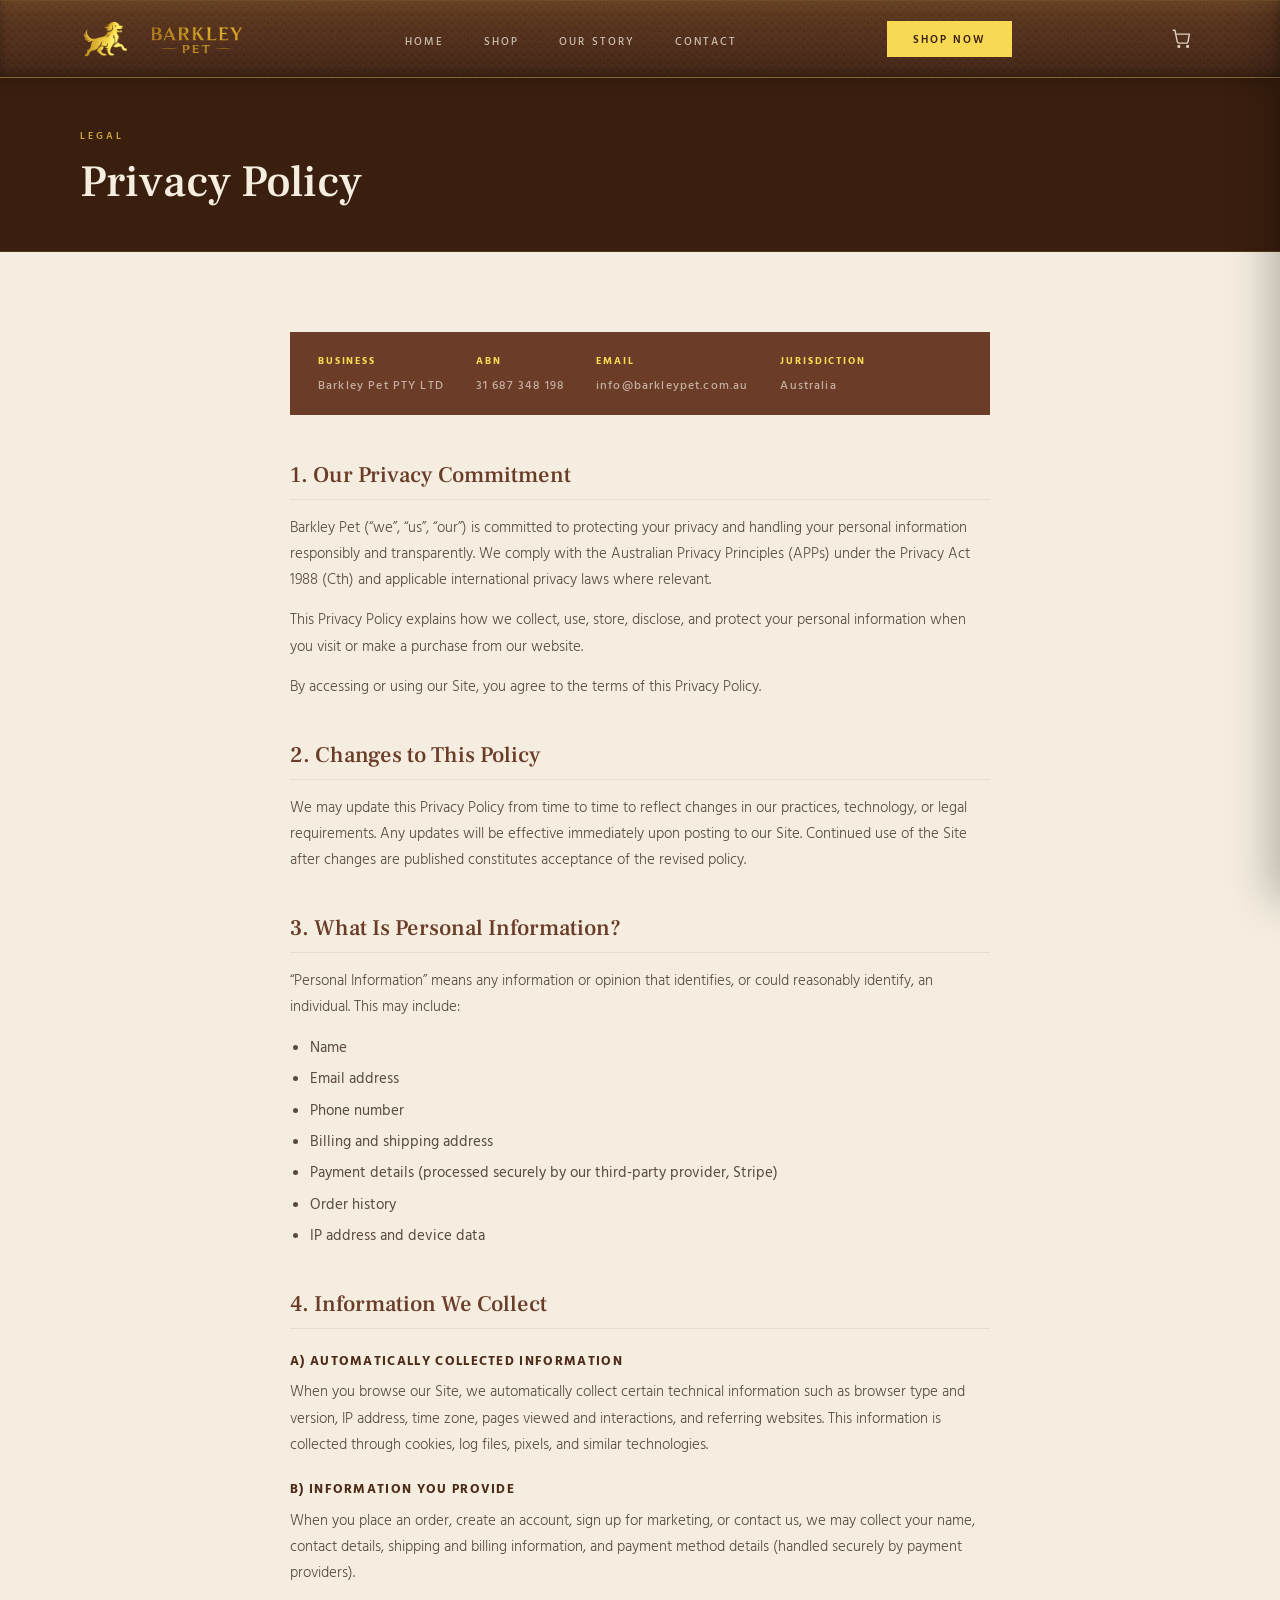
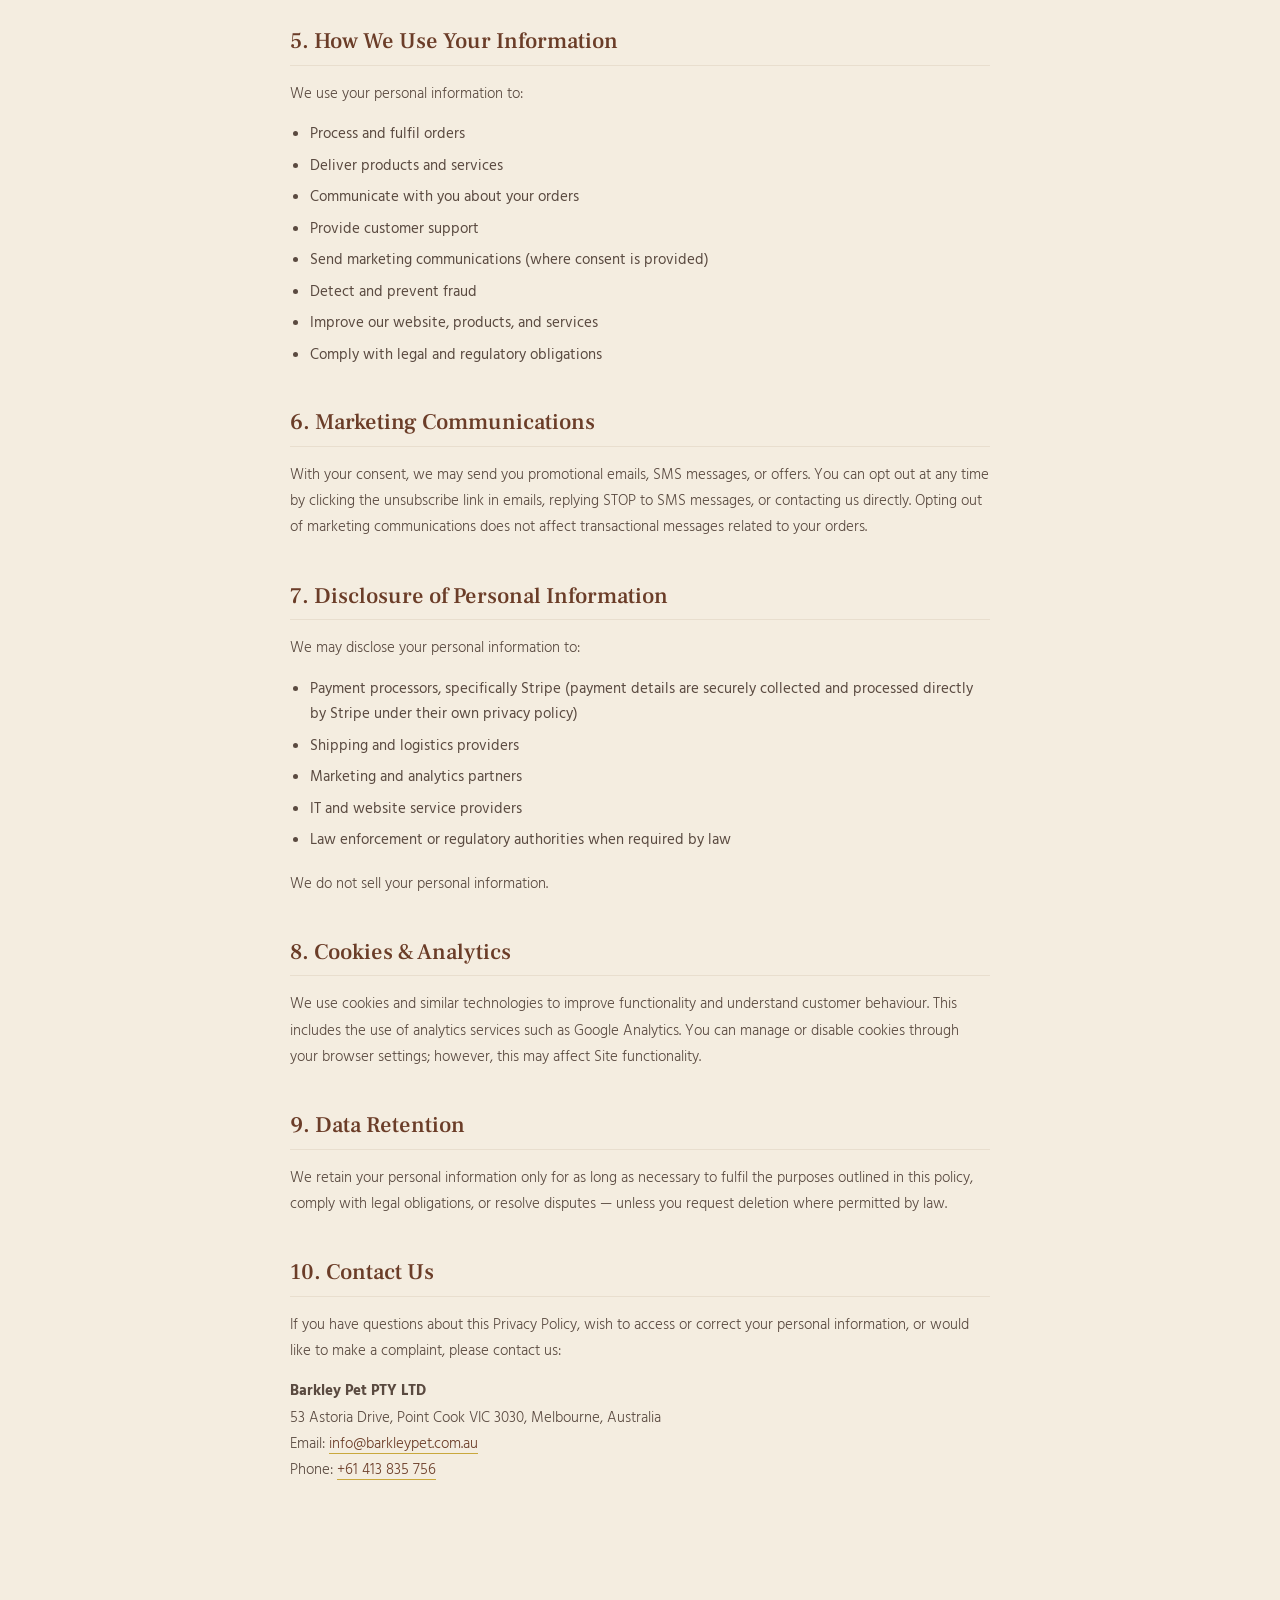
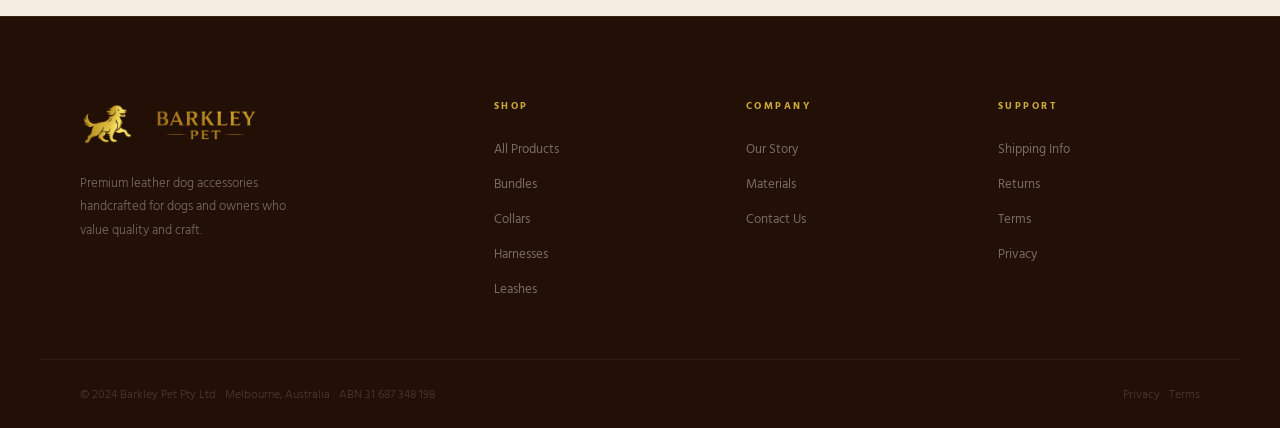
<file: privacy.html>
<!DOCTYPE html>
<html lang="en">
<head>
  <link rel="icon" href="img/BarkleyFavicon.ico" type="image/x-icon">
  <script src="item_data.js"></script>
<script src="cart.js"></script>
  <meta charset="UTF-8" />
  <meta name="viewport" content="width=device-width, initial-scale=1.0" />
  <title>Privacy Policy — Barkley Pet</title>
  <link rel="preconnect" href="https://fonts.googleapis.com" />
  <link rel="preconnect" href="https://fonts.gstatic.com" crossorigin />
  <link href="https://fonts.googleapis.com/css2?family=Frank+Ruhl+Libre:wght@300;400;500;700;900&family=IM+Fell+French+Canon:ital@0;1&family=Hind+Vadodara:wght@300;400;500;600&display=swap" rel="stylesheet" />
  <link rel="stylesheet" href="styles.css" />
  <style>
    .legal-hero {
      height: 28vh; min-height: 220px; max-height: 340px;
      background: var(--brown-dark); display: flex; align-items: flex-end;
      position: relative; 
      border-bottom: 1px solid rgba(247,217,84,0.12);
    }
    .legal-hero-content {
      max-width: var(--max-w); margin: 0 auto; padding: 0 40px 44px; width: 100%;
    }
    .legal-hero-content h1 {
      font-family: var(--serif-body); font-style: normal;
      font-size: clamp(1.8rem, 3.5vw, 2.8rem); color: var(--cream); font-weight: 500;
    }
    .legal-body { padding: 80px 0 120px; background: var(--cream); }
    .legal-inner { max-width: 780px; margin: 0 auto; padding: 0 40px; }
    .legal-inner h2 {
      font-family: var(--serif-body); font-size: 1.4rem; color: var(--brown);
      margin: 44px 0 14px; padding-bottom: 10px; border-bottom: 1px solid var(--cream-dark);
    }
    .legal-inner h2:first-of-type { margin-top: 0; }
    .legal-inner h3 { font-family: var(--sans); font-size: 0.82rem; font-weight: 700; letter-spacing: 0.1em; text-transform: uppercase; color: var(--brown-mid); margin: 24px 0 10px; }
    .legal-inner p { font-size: 0.91rem; color: #5a4a40; line-height: 1.8; margin-bottom: 14px; }
    .legal-inner ul { margin: 10px 0 18px 20px; }
    .legal-inner ul li { font-size: 0.91rem; color: #5a4a40; line-height: 1.75; margin-bottom: 6px; list-style: disc; }
    .legal-meta {
      background: var(--brown); padding: 20px 28px; margin-bottom: 48px;
      display: flex; gap: 32px; flex-wrap: wrap;
    }
    .legal-meta span { font-family: var(--sans); font-size: 0.72rem; font-weight: 500; letter-spacing: 0.1em; color: rgba(244,237,224,0.65); }
    .legal-meta strong { color: var(--gold); display: block; font-size: 0.65rem; letter-spacing: 0.18em; text-transform: uppercase; margin-bottom: 3px; }
    @media (max-width: 560px) { .legal-inner { padding: 0 22px; } .legal-hero-content { padding: 0 22px 36px; } }
  </style>
</head>
<body>

  <nav class="navbar" id="navbar">
    <div class="nav-inner">
      <a href="index.html" class="nav-logo" data-hover>
        <img src="img/BarkleyLogo3.png" alt="Barkley Pet" />
      </a>
      <ul class="nav-links">
        <li><a href="index.html">Home</a></li>
        <li><a href="products.html">Shop</a></li>
        <li><a href="about.html">Our Story</a></li>
        <li><a href="contact.html">Contact</a></li>
      </ul>
      <a href="products.html" class="nav-cta" data-hover><span>Shop Now</span></a>
      <button class="hamburger" id="hamburger" aria-label="Menu"><span></span><span></span><span></span></button>
    </div>
  </nav>
  <div class="mobile-drawer" id="drawer">
    <button class="drawer-close" id="drawerClose">&#x2715;</button>
    <img src="img/BarkleyLogo3.png" alt="Barkley Pet" class="drawer-logo" />
    <nav class="drawer-nav">
      <a href="index.html">Home</a><a href="products.html">Shop</a>
      <a href="about.html">Our Story</a><a href="contact.html">Contact</a>
    </nav>
  </div>
  <div class="drawer-overlay" id="drawerOverlay"></div>

  <div class="legal-hero">
    <div class="legal-hero-content">
      <p class="eyebrow">Legal</p>
      <h1>Privacy Policy</h1>
    </div>
  </div>

  <section class="legal-body">
    <div class="legal-inner">
      <div class="legal-meta">
        <div><strong>Business</strong><span>Barkley Pet PTY LTD</span></div>
        <div><strong>ABN</strong><span>31 687 348 198</span></div>
        <div><strong>Email</strong><span>info@barkleypet.com.au</span></div>
        <div><strong>Jurisdiction</strong><span>Australia</span></div>
      </div>

      <h2>1. Our Privacy Commitment</h2>
      <p>Barkley Pet (&ldquo;we&rdquo;, &ldquo;us&rdquo;, &ldquo;our&rdquo;) is committed to protecting your privacy and handling your personal information responsibly and transparently. We comply with the Australian Privacy Principles (APPs) under the Privacy Act 1988 (Cth) and applicable international privacy laws where relevant.</p>
      <p>This Privacy Policy explains how we collect, use, store, disclose, and protect your personal information when you visit or make a purchase from our website.</p>
      <p>By accessing or using our Site, you agree to the terms of this Privacy Policy.</p>

      <h2>2. Changes to This Policy</h2>
      <p>We may update this Privacy Policy from time to time to reflect changes in our practices, technology, or legal requirements. Any updates will be effective immediately upon posting to our Site. Continued use of the Site after changes are published constitutes acceptance of the revised policy.</p>

      <h2>3. What Is Personal Information?</h2>
      <p>&ldquo;Personal Information&rdquo; means any information or opinion that identifies, or could reasonably identify, an individual. This may include:</p>
      <ul>
        <li>Name</li>
        <li>Email address</li>
        <li>Phone number</li>
        <li>Billing and shipping address</li>
        <li>Payment details (processed securely by our third-party provider, Stripe)</li>
        <li>Order history</li>
        <li>IP address and device data</li>
      </ul>

      <h2>4. Information We Collect</h2>
      <h3>a) Automatically Collected Information</h3>
      <p>When you browse our Site, we automatically collect certain technical information such as browser type and version, IP address, time zone, pages viewed and interactions, and referring websites. This information is collected through cookies, log files, pixels, and similar technologies.</p>

      <h3>b) Information You Provide</h3>
      <p>When you place an order, create an account, sign up for marketing, or contact us, we may collect your name, contact details, shipping and billing information, and payment method details (handled securely by payment providers).</p>

      <h2>5. How We Use Your Information</h2>
      <p>We use your personal information to:</p>
      <ul>
        <li>Process and fulfil orders</li>
        <li>Deliver products and services</li>
        <li>Communicate with you about your orders</li>
        <li>Provide customer support</li>
        <li>Send marketing communications (where consent is provided)</li>
        <li>Detect and prevent fraud</li>
        <li>Improve our website, products, and services</li>
        <li>Comply with legal and regulatory obligations</li>
      </ul>

      <h2>6. Marketing Communications</h2>
      <p>With your consent, we may send you promotional emails, SMS messages, or offers. You can opt out at any time by clicking the unsubscribe link in emails, replying STOP to SMS messages, or contacting us directly. Opting out of marketing communications does not affect transactional messages related to your orders.</p>

      <h2>7. Disclosure of Personal Information</h2>
      <p>We may disclose your personal information to:</p>
      <ul>
        <li>Payment processors, specifically Stripe (payment details are securely collected and processed directly by Stripe under their own privacy policy)</li>
        <li>Shipping and logistics providers</li>
        <li>Marketing and analytics partners</li>
        <li>IT and website service providers</li>
        <li>Law enforcement or regulatory authorities when required by law</li>
      </ul>
      <p>We do not sell your personal information.</p>

      <h2>8. Cookies &amp; Analytics</h2>
      <p>We use cookies and similar technologies to improve functionality and understand customer behaviour. This includes the use of analytics services such as Google Analytics. You can manage or disable cookies through your browser settings; however, this may affect Site functionality.</p>

      <h2>9. Data Retention</h2>
      <p>We retain your personal information only for as long as necessary to fulfil the purposes outlined in this policy, comply with legal obligations, or resolve disputes &mdash; unless you request deletion where permitted by law.</p>

      <h2>10. Contact Us</h2>
      <p>If you have questions about this Privacy Policy, wish to access or correct your personal information, or would like to make a complaint, please contact us:</p>
      <p>
        <strong>Barkley Pet PTY LTD</strong><br>
        53 Astoria Drive, Point Cook VIC 3030, Melbourne, Australia<br>
        Email: <a href="mailto:info@barkleypet.com.au" style="color: var(--brown); border-bottom: 1px solid var(--gold-dim);">info@barkleypet.com.au</a><br>
        Phone: <a href="tel:+61413835756" style="color: var(--brown); border-bottom: 1px solid var(--gold-dim);">+61 413 835 756</a>
      </p>
    </div>
  </section>

  <!-- FOOTER -->
<footer class="footer">
  <div class="footer-inner">
    <div class="footer-brand">
      <img src="img/BarkleyLogo3.png" alt="Barkley Pet" class="footer-logo" />
      <p>Premium leather dog accessories handcrafted for dogs and owners who value quality and craft.</p>
    </div>
    <div class="footer-col">
      <h4>Shop</h4>
      <ul>
        <li><a href="products.html">All Products</a></li>
        <li><a href="#bundles">Bundles</a></li>
        <li><a href="products.html">Collars</a></li>
        <li><a href="products.html">Harnesses</a></li>
        <li><a href="products.html">Leashes</a></li>
      </ul>
    </div>
    <div class="footer-col">
      <h4>Company</h4>
      <ul>
        <li><a href="about.html">Our Story</a></li>
        <li><a href="about.html">Materials</a></li>
        <li><a href="contact.html">Contact Us</a></li>
      </ul>
    </div>
    <div class="footer-col">
      <h4>Support</h4>
      <ul>
        <li><a href="contact.html">Shipping Info</a></li>
        <li><a href="contact.html">Returns</a></li>
        <li><a href="terms.html">Terms</a></li>
        <li><a href="privacy.html">Privacy</a></li>
      </ul>
    </div>
  </div>
  <div class="footer-bottom">
    <p>&copy; 2024 Barkley Pet Pty Ltd &middot; Melbourne, Australia &middot; ABN 31 687 348 198</p>
    <p><a href="privacy.html">Privacy</a> &middot; <a href="terms.html">Terms</a></p>
  </div>
</footer>

  <script>
    
  </script>
</body>
</html>
</file>
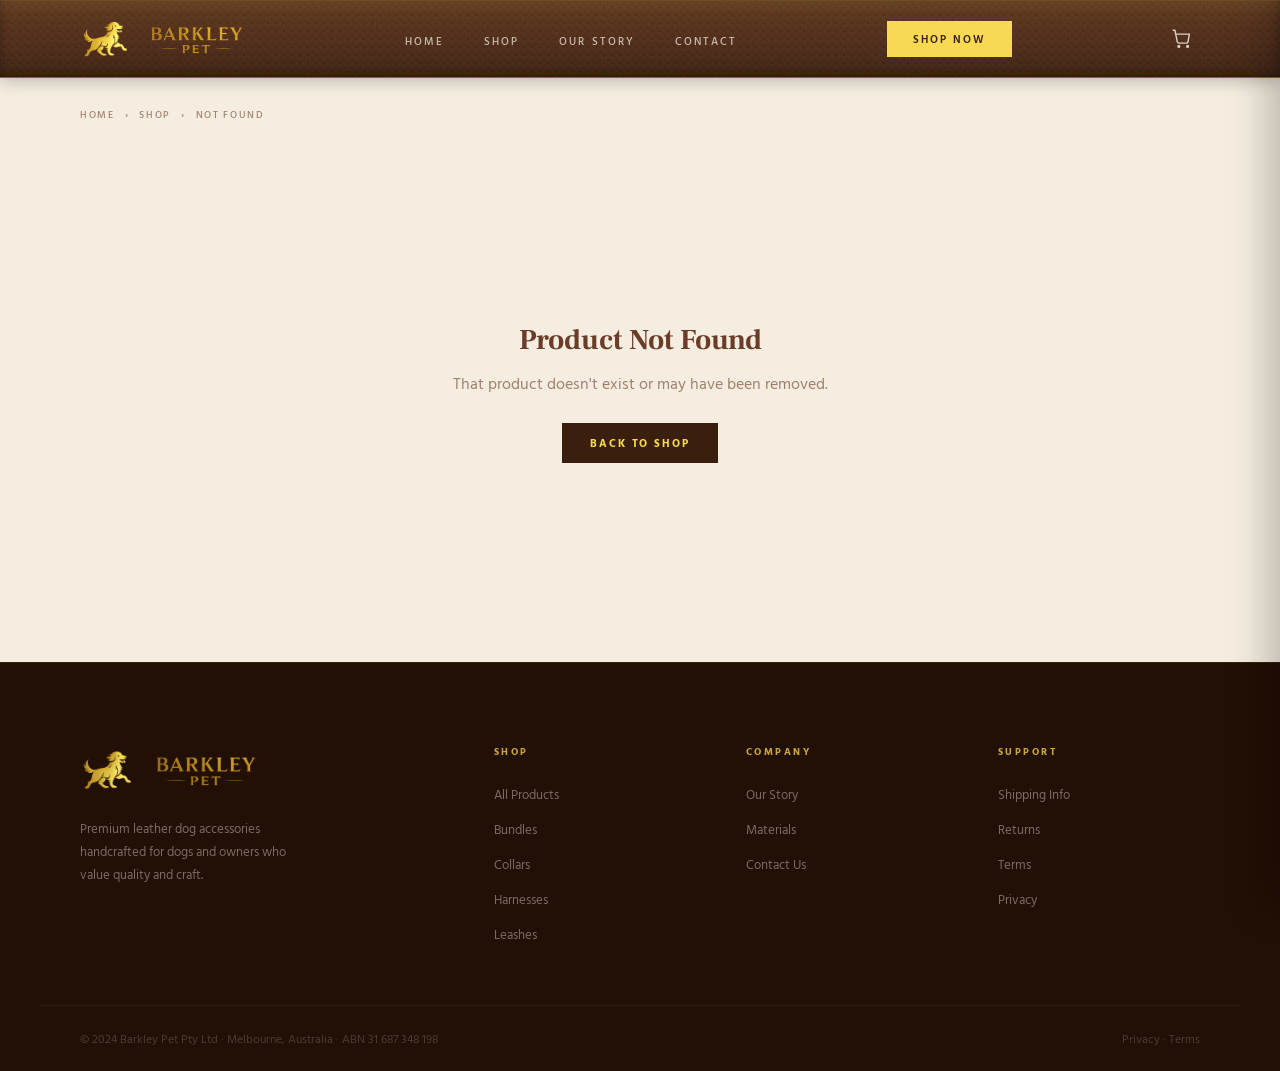
<file: product.html>
<!DOCTYPE html>
<html lang="en">

<head>
  <link rel="icon" href="img/BarkleyFavicon.ico" type="image/x-icon">
  <meta charset="UTF-8" />
  <meta name="viewport" content="width=device-width, initial-scale=1.0" />
  <title>Product — Barkley Pet</title>
  <link rel="preconnect" href="https://fonts.googleapis.com" />
  <link rel="preconnect" href="https://fonts.gstatic.com" crossorigin />
  <link
    href="https://fonts.googleapis.com/css2?family=Frank+Ruhl+Libre:wght@300;400;500;700;900&family=IM+Fell+French+Canon:ital@0;1&family=Hind+Vadodara:wght@300;400;500;600&display=swap"
    rel="stylesheet" />

  <script src="item_data.js"></script>
  <script src="cart.js"></script>

  <style>
    :root {
      --gold: #f7d954;
      --gold-dim: #c9a83c;
      --gold-dark: #9a7a1e;
      --brown: #6b3d28;
      --brown-mid: #4e2a18;
      --brown-dark: #3a1f0e;
      --brown-deep: #220f05;
      --cream: #f4ede0;
      --cream-dark: #e8dece;
      --cream-warm: #efe5d0;
      --text-on-dark: rgba(244, 237, 224, 0.72);
      --text-muted: rgba(244, 237, 224, 0.42);
      --serif-display: 'IM Fell French Canon', Georgia, serif;
      --serif-body: 'Frank Ruhl Libre', Georgia, serif;
      --sans: 'Hind Vadodara', 'Helvetica Neue', sans-serif;
      --max-w: 1200px;
      --nav-h: 78px;
      --ease-out: cubic-bezier(0.22, 1, 0.36, 1);
      --sale-red: #c0392b;
    }

    *,
    *::before,
    *::after {
      box-sizing: border-box;
      margin: 0;
      padding: 0;
    }

    html {
      scroll-behavior: smooth;
      font-size: 16px;
    }

    body {
      font-family: var(--sans);
      background: var(--cream);
      color: var(--brown-dark);
      overflow-x: hidden;
      cursor: default;
    }

    @media (hover:none) {
      body {
        cursor: auto;
      }
    }

    img {
      display: block;
      max-width: 100%;
    }

    a {
      text-decoration: none;
      color: inherit;
      cursor: pointer;
    }

    ul {
      list-style: none;
    }

    button {
      cursor: pointer;
      border: none;
      background: none;
      font-family: var(--sans);
    }

    /* NAVBAR */
    .navbar {
      position: fixed;
      top: 0;
      left: 0;
      width: 100%;
      z-index: 900;
      height: var(--nav-h);
      background-color: var(--brown-mid);
      background-image:
        linear-gradient(180deg, rgba(255, 210, 100, .13) 0%, rgba(255, 190, 60, .05) 18%, transparent 45%),
        linear-gradient(180deg, transparent 50%, rgba(0, 0, 0, .22) 100%),
        repeating-linear-gradient(38deg, transparent, transparent 3px, rgba(0, 0, 0, .09) 3px, rgba(0, 0, 0, .09) 4px, transparent 4px, transparent 8px),
        repeating-linear-gradient(-38deg, transparent, transparent 3px, rgba(0, 0, 0, .06) 3px, rgba(0, 0, 0, .06) 4px, transparent 4px, transparent 8px),
        url("data:image/svg+xml,%3Csvg xmlns='http://www.w3.org/2000/svg' width='300' height='300'%3E%3Cfilter id='n'%3E%3CfeTurbulence type='fractalNoise' baseFrequency='0.55' numOctaves='5' stitchTiles='stitch'/%3E%3CfeColorMatrix type='matrix' values='0 0 0 0 0.22 0 0 0 0 0.12 0 0 0 0 0.06 0 0 0 0.28 0'/%3E%3C/filter%3E%3Crect width='300' height='300' filter='url(%23n)'/%3E%3C/svg%3E");
      background-size: 100% 100%, 100% 100%, 8px 8px, 8px 8px, 300px 300px;
      border-bottom: 1px solid rgba(247, 217, 84, .22);
      box-shadow: inset 0 1px 0 rgba(255, 200, 80, .08), inset 0 -3px 10px rgba(0, 0, 0, .3), 0 2px 16px rgba(0, 0, 0, .25);
      transition: background-color .4s var(--ease-out), box-shadow .4s, height .35s;
    }

    .navbar.scrolled {
      background-color: var(--brown-dark);
      box-shadow: 0 2px 40px rgba(0, 0, 0, .55), inset 0 -3px 10px rgba(0, 0, 0, .35);
      border-bottom-color: rgba(247, 217, 84, .28);
      height: 64px;
    }

    .nav-inner {
      max-width: var(--max-w);
      margin: 0 auto;
      padding: 0 40px;
      height: 100%;
      display: flex;
      align-items: center;
      justify-content: space-between;
    }

    .nav-logo {
      display: flex;
      align-items: center;
      transition: opacity .3s, transform .3s var(--ease-out);
    }

    .nav-logo:hover {
      opacity: .82;
      transform: scale(.97);
    }

    .nav-logo img {
      height: 50px;
      width: auto;
      object-fit: contain;
      mix-blend-mode: lighten;
      filter: brightness(1.1);
    }

    .navbar.scrolled .nav-logo img {
      height: 40px;
    }

    .nav-links {
      display: flex;
      align-items: center;
      gap: 40px;
    }

    .nav-links a {
      font-family: var(--sans);
      font-size: .7rem;
      font-weight: 500;
      letter-spacing: .18em;
      text-transform: uppercase;
      color: rgba(244, 237, 224, .75);
      position: relative;
      transition: color .25s;
    }

    .nav-links a::before,
    .nav-links a::after {
      content: '';
      position: absolute;
      bottom: -5px;
      height: 1px;
      background: var(--gold);
      width: 0;
      transition: width .3s var(--ease-out);
    }

    .nav-links a::before {
      right: 50%;
    }

    .nav-links a::after {
      left: 50%;
    }

    .nav-links a:hover,
    .nav-links a.active {
      color: var(--gold);
    }

    .nav-links a:hover::before,
    .nav-links a:hover::after,
    .nav-links a.active::before,
    .nav-links a.active::after {
      width: 50%;
    }

    .nav-cta {
      font-family: var(--sans);
      font-size: .68rem;
      font-weight: 600;
      letter-spacing: .18em;
      text-transform: uppercase;
      padding: 10px 26px;
      background: var(--gold);
      color: var(--brown-dark);
      position: relative;
      overflow: hidden;
      transition: transform .25s var(--ease-out), box-shadow .25s, color .3s;
    }

    .nav-cta::before {
      content: '';
      position: absolute;
      inset: 0;
      background: var(--brown-dark);
      transform: translateX(-101%);
      transition: transform .35s var(--ease-out);
    }

    .nav-cta span {
      position: relative;
      z-index: 1;
    }

    .nav-cta:hover::before {
      transform: translateX(0);
    }

    .nav-cta:hover {
      color: var(--gold);
      transform: translateY(-1px);
      box-shadow: 0 8px 24px rgba(247, 217, 84, .2);
    }

    .hamburger {
      display: none;
      flex-direction: column;
      gap: 5px;
      padding: 4px;
      cursor: pointer;
    }

    .hamburger span {
      display: block;
      width: 22px;
      height: 1.5px;
      background: var(--cream);
      transform-origin: center;
      transition: transform .3s var(--ease-out), opacity .3s;
    }

    .hamburger.open span:nth-child(1) {
      transform: translateY(6.5px) rotate(45deg);
    }

    .hamburger.open span:nth-child(2) {
      opacity: 0;
      transform: scaleX(0);
    }

    .hamburger.open span:nth-child(3) {
      transform: translateY(-6.5px) rotate(-45deg);
    }

    .mobile-drawer {
      position: fixed;
      top: 0;
      right: -100%;
      width: min(320px, 100%);
      height: 100%;
      background: var(--brown-deep);
      border-left: 1px solid rgba(247, 217, 84, .12);
      z-index: 950;
      padding: 48px 36px;
      display: flex;
      flex-direction: column;
      transition: right .4s var(--ease-out);
    }

    .mobile-drawer.open {
      right: 0;
    }

    .drawer-close {
      align-self: flex-end;
      color: var(--cream);
      font-size: 1.1rem;
      opacity: .5;
      margin-bottom: 36px;
      transition: opacity .2s, transform .3s;
      cursor: pointer;
    }

    .drawer-close:hover {
      opacity: 1;
      transform: rotate(90deg);
    }

    .drawer-logo {
      height: 48px;
      margin-bottom: 44px;
      mix-blend-mode: lighten;
    }

    .drawer-nav {
      display: flex;
      flex-direction: column;
      gap: 26px;
    }

    .drawer-nav a {
      font-family: var(--serif-body);
      font-size: 1.6rem;
      color: rgba(244, 237, 224, .7);
      transition: color .2s, transform .25s var(--ease-out);
    }

    .drawer-nav a:hover {
      color: var(--gold);
      transform: translateX(6px);
    }

    .drawer-overlay {
      position: fixed;
      inset: 0;
      background: rgba(0, 0, 0, .65);
      z-index: 940;
      opacity: 0;
      pointer-events: none;
      transition: opacity .4s;
    }

    .drawer-overlay.open {
      opacity: 1;
      pointer-events: all;
    }


    /* BREADCRUMB */
    .breadcrumb {
      max-width: var(--max-w);
      margin: 0 auto;
      padding: 0 40px;
      padding-top: calc(var(--nav-h) + 28px);
      display: flex;
      align-items: center;
      gap: 10px;
    }

    .breadcrumb a,
    .breadcrumb span {
      font-family: var(--sans);
      font-size: .65rem;
      font-weight: 500;
      letter-spacing: .16em;
      text-transform: uppercase;
      color: #a08070;
      transition: color .2s;
    }

    .breadcrumb a:hover {
      color: var(--brown);
    }

    .breadcrumb__sep {
      color: #c9b8a8;
      font-size: .55rem;
    }

    .breadcrumb__current {
      color: var(--brown-dark);
    }

    /* PRODUCT LAYOUT */
    .product-page {
      max-width: var(--max-w);
      margin: 0 auto;
      padding: 32px 40px 120px;
      display: grid;
      grid-template-columns: 1fr 1fr;
      gap: 72px;
      align-items: start;
    }

    /* IMAGE COLUMN */
    .product-images {
      position: sticky;
      top: calc(var(--nav-h) + 24px);
    }

    .product-main-img {
      position: relative;
      overflow: hidden;
      background: var(--cream-dark);
      border: 1px solid rgba(107, 61, 40, .1);
      margin-bottom: 12px;
      aspect-ratio: 1/1;
    }

    .product-main-img img {
      width: 100%;
      height: 100%;
      object-fit: cover;
      transition: transform .6s var(--ease-out), opacity .3s;
    }

    .product-main-img img.switching {
      opacity: 0;
      transform: scale(1.04);
    }

    .product-main-img::before,
    .product-main-img::after {
      content: '';
      position: absolute;
      width: 28px;
      height: 28px;
      z-index: 2;
      pointer-events: none;
      transition: width .4s var(--ease-out), height .4s var(--ease-out);
    }

    .product-main-img::before {
      top: 12px;
      left: 12px;
      border-top: 1px solid var(--gold-dim);
      border-left: 1px solid var(--gold-dim);
    }

    .product-main-img::after {
      bottom: 12px;
      right: 12px;
      border-bottom: 1px solid var(--gold-dim);
      border-right: 1px solid var(--gold-dim);
    }

    .product-main-img:hover::before,
    .product-main-img:hover::after {
      width: 44px;
      height: 44px;
    }

    .product-main-img .img-cat {
      position: absolute;
      top: 16px;
      right: 16px;
      z-index: 3;
      background: var(--brown-dark);
      color: var(--gold);
      font-family: var(--sans);
      font-size: .55rem;
      font-weight: 700;
      letter-spacing: .18em;
      text-transform: uppercase;
      padding: 5px 12px;
    }

    .product-thumbs {
      display: grid;
      grid-template-columns: repeat(4, 1fr);
      gap: 8px;
    }

    .product-thumb {
      aspect-ratio: 1/1;
      overflow: hidden;
      border: 1px solid transparent;
      background: var(--cream-dark);
      cursor: pointer;
      transition: border-color .25s, opacity .25s;
      opacity: .65;
    }

    .product-thumb:hover {
      opacity: .85;
    }

    .product-thumb.active {
      border-color: var(--gold-dim);
      opacity: 1;
    }

    .product-thumb img {
      width: 100%;
      height: 100%;
      object-fit: cover;
      transition: transform .4s var(--ease-out);
    }

    .product-thumb:hover img {
      transform: scale(1.06);
    }

    /* INFO COLUMN */
    .product-info {
      padding-top: 8px;
    }

    .product-info .eyebrow {
      font-family: var(--sans);
      font-size: .62rem;
      font-weight: 600;
      letter-spacing: .28em;
      text-transform: uppercase;
      color: var(--gold-dark);
      margin-bottom: 12px;
      display: block;
    }

    .product-info h1 {
      font-family: var(--serif-body);
      font-weight: 500;
      font-size: clamp(1.7rem, 2.8vw, 2.4rem);
      color: var(--brown-dark);
      line-height: 1.2;
      margin-bottom: 20px;
    }

    .product-price-row {
      display: flex;
      align-items: baseline;
      gap: 12px;
      margin-bottom: 24px;
      padding-bottom: 24px;
      border-bottom: 1px solid rgba(107, 61, 40, .12);
    }

    .product-price-block {
      display: flex;
      flex-direction: column;
      gap: 4px;
    }

    .product-price-was {
      font-family: var(--sans);
      font-size: .8rem;
      color: #b0a090;
      text-decoration: line-through;
      letter-spacing: .03em;
    }

    .product-price {
      font-family: var(--serif-body);
      font-size: 2rem;
      color: var(--sale-red);
      line-height: 1;
    }

    .product-price small {
      font-family: var(--sans);
      font-size: .7rem;
      color: #a08070;
      font-weight: 300;
    }

    .product-price.tba {
      font-family: var(--serif-display);
      font-style: italic;
      font-size: 1rem;
      color: #b0a090;
    }

    .product-desc {
      font-size: .88rem;
      color: #1f1916;
      line-height: 1.8;
      margin-bottom: 24px;
    }

    .product-sizes-label-wrap {
      display: flex;
      justify-content: space-between;
      align-items: baseline;
      margin-bottom: 10px;
    }

    .product-sizes-label {
      font-family: var(--sans);
      font-size: .62rem;
      font-weight: 700;
      letter-spacing: .2em;
      text-transform: uppercase;
      color: var(--brown);
      display: block;
    }

    .product-sizes {
      display: flex;
      flex-wrap: wrap;
      gap: 8px;
      margin-bottom: 28px;
    }

    .size-btn {
      font-family: var(--sans);
      font-size: .65rem;
      font-weight: 600;
      letter-spacing: .12em;
      text-transform: uppercase;
      padding: 9px 18px;
      border: 1px solid rgba(107, 61, 40, .22);
      color: var(--brown);
      background: transparent;
      transition: border-color .25s, background .25s, color .25s;
      cursor: pointer;
      position: relative;
    }

    .size-btn:hover {
      border-color: var(--brown);
      background: rgba(107, 61, 40, .05);
    }

    .size-btn.active {
      border-color: var(--brown-dark);
      background: var(--brown-dark);
      color: var(--gold);
    }

    .size-btn.soon {
      border-color: rgba(160, 135, 120, .2);
      color: #c0b0a0;
      cursor: default;
      pointer-events: none;
    }

    .size-soon-note {
      font-family: var(--sans);
      font-size: .6rem;
      color: #b0a090;
      letter-spacing: .1em;
      margin-top: -14px;
      margin-bottom: 20px;
      font-style: italic;
      display: none;
    }

    .size-soon-note.visible {
      display: block;
    }

    .product-buy {
      display: flex;
      align-items: center;
      gap: 12px;
      margin-bottom: 20px;
      flex-wrap: wrap;
    }

    .btn-buy {
      flex: 1;
      min-width: 180px;
      display: inline-flex;
      align-items: center;
      justify-content: center;
      gap: 8px;
      padding: 16px 32px;
      background: var(--brown-dark);
      color: var(--gold);
      font-family: var(--sans);
      font-size: .7rem;
      font-weight: 700;
      letter-spacing: .2em;
      text-transform: uppercase;
      position: relative;
      overflow: hidden;
      transition: color .3s, transform .25s var(--ease-out), box-shadow .25s, opacity .3s;
      border: none;
    }

    .btn-buy::before {
      content: '';
      position: absolute;
      inset: 0;
      background: var(--gold);
      transform: translateX(-101%);
      transition: transform .35s var(--ease-out);
    }

    .btn-buy:not(:disabled):hover::before {
      transform: translateX(0);
    }

    .btn-buy:not(:disabled):hover {
      color: var(--brown-dark);
      transform: translateY(-2px);
      box-shadow: 0 10px 32px rgba(247, 217, 84, .2);
    }

    .btn-buy span {
      position: relative;
      z-index: 1;
    }

    .btn-buy:disabled {
      opacity: .45;
      pointer-events: none;
    }

    .btn-buy-soon {
      flex: 1;
      min-width: 180px;
      padding: 16px 32px;
      border: 1px solid rgba(160, 135, 120, .3);
      color: #b0a090;
      font-family: var(--sans);
      font-size: .7rem;
      font-weight: 600;
      letter-spacing: .2em;
      text-transform: uppercase;
      text-align: center;
      pointer-events: none;
    }

    .product-trust {
      display: flex;
      flex-wrap: wrap;
      gap: 16px;
      padding: 20px 0;
      border-top: 1px solid rgba(107, 61, 40, .1);
      border-bottom: 1px solid rgba(107, 61, 40, .1);
      margin-bottom: 32px;
    }

    .trust-pill {
      display: flex;
      align-items: center;
      gap: 7px;
      font-family: var(--sans);
      font-size: .62rem;
      font-weight: 600;
      letter-spacing: .12em;
      text-transform: uppercase;
      color: #8a6a50;
    }

    .trust-pill svg {
      width: 14px;
      height: 14px;
      flex-shrink: 0;
    }

    .product-accordion {
      border-top: 1px solid rgba(107, 61, 40, .12);
    }

    .accordion-item {
      border-bottom: 1px solid rgba(107, 61, 40, .12);
    }

    .accordion-trigger {
      width: 100%;
      display: flex;
      align-items: center;
      justify-content: space-between;
      padding: 18px 0;
      font-family: var(--sans);
      font-size: .7rem;
      font-weight: 600;
      letter-spacing: .16em;
      text-transform: uppercase;
      color: var(--brown);
      background: none;
      border: none;
      cursor: pointer;
      text-align: left;
      transition: color .25s;
    }

    .accordion-trigger:hover {
      color: var(--brown-dark);
    }

    .accordion-trigger svg {
      width: 14px;
      height: 14px;
      flex-shrink: 0;
      transition: transform .35s var(--ease-out);
    }

    .accordion-item.open .accordion-trigger svg {
      transform: rotate(45deg);
    }

    .accordion-body {
      max-height: 0;
      overflow: hidden;
      transition: max-height .4s var(--ease-out), padding .3s;
    }

    .accordion-item.open .accordion-body {
      max-height: 500px;
    }

    .accordion-body-inner {
      padding-bottom: 20px;
      font-size: .86rem;
      color: #6b5040;
      line-height: 1.8;
    }

    .accordion-body-inner ul {
      padding-left: 0;
    }

    .accordion-body-inner li {
      display: flex;
      align-items: flex-start;
      gap: 10px;
      padding: 5px 0;
      border-bottom: 1px solid rgba(107, 61, 40, .07);
      font-size: .83rem;
    }

    .accordion-body-inner li::before {
      content: '';
      width: 4px;
      height: 4px;
      border-radius: 50%;
      background: var(--gold-dim);
      flex-shrink: 0;
      margin-top: 8px;
    }

    /* BUNDLE / INDIVIDUAL RELATED STRIP */
    .related-strip {
      margin-top: 28px;
      margin-bottom: 4px;
      padding: 20px 22px;
      background: var(--cream-warm);
      border: 1px solid rgba(201, 168, 60, .22);
    }

    .related-strip__label {
      font-family: var(--sans);
      font-size: .58rem;
      font-weight: 700;
      letter-spacing: .22em;
      text-transform: uppercase;
      color: var(--gold-dark);
      margin-bottom: 14px;
      display: block;
    }

    .related-strip__cards {
      display: flex;
      flex-wrap: wrap;
      gap: 12px;
    }

    .related-strip__card {
      display: flex;
      align-items: center;
      gap: 12px;
      background: #fff;
      border: 1px solid rgba(107, 61, 40, .1);
      padding: 10px 14px;
      cursor: pointer;
      flex: 1;
      min-width: 200px;
      transition: border-color .25s, box-shadow .25s, transform .25s var(--ease-out);
      text-decoration: none;
      color: inherit;
    }

    .related-strip__card:hover {
      border-color: var(--gold-dim);
      box-shadow: 0 6px 20px rgba(58, 31, 14, .09);
      transform: translateY(-2px);
    }

    .related-strip__card-img {
      width: 52px;
      height: 52px;
      object-fit: cover;
      flex-shrink: 0;
      background: var(--cream-dark);
    }

    .related-strip__card-body {
      flex: 1;
      min-width: 0;
    }

    .related-strip__card-cat {
      font-family: var(--sans);
      font-size: .52rem;
      font-weight: 700;
      letter-spacing: .16em;
      text-transform: uppercase;
      color: var(--gold-dark);
      display: block;
      margin-bottom: 2px;
    }

    .related-strip__card-name {
      font-family: var(--serif-body);
      font-size: .88rem;
      color: var(--brown-dark);
      line-height: 1.25;
      white-space: nowrap;
      overflow: hidden;
      text-overflow: ellipsis;
    }

    .related-strip__card-price {
      font-family: var(--serif-body);
      font-size: .92rem;
      color: var(--brown-dark);
      white-space: nowrap;
    }

    .related-strip__card-arrow {
      font-size: .75rem;
      color: var(--gold-dark);
      flex-shrink: 0;
      margin-left: 4px;
    }

    /* RELATED */
    .related {
      background: var(--cream-dark);
      padding: 80px 0;
      border-top: 1px solid rgba(107, 61, 40, .1);
    }

    .related-inner {
      max-width: var(--max-w);
      margin: 0 auto;
      padding: 0 40px;
    }

    .related-header {
      margin-bottom: 40px;
    }

    .related-header .eyebrow {
      font-family: var(--sans);
      font-size: .62rem;
      font-weight: 600;
      letter-spacing: .28em;
      text-transform: uppercase;
      color: var(--gold-dark);
      display: block;
      margin-bottom: 8px;
    }

    .related-header h2 {
      font-family: var(--serif-body);
      font-size: clamp(1.5rem, 2.5vw, 2rem);
      font-weight: 500;
      color: var(--brown-dark);
    }

    .related-grid {
      display: grid;
      grid-template-columns: repeat(3, 1fr);
      gap: 22px;
    }

    .related-card {
      background: #fff;
      overflow: hidden;
      border: 1px solid transparent;
      transition: transform .4s var(--ease-out), box-shadow .4s, border-color .3s;
      cursor: pointer;
    }

    .related-card:hover {
      transform: translateY(-5px);
      box-shadow: 0 18px 50px rgba(58, 31, 14, .11);
      border-color: rgba(201, 168, 60, .2);
    }

    .related-card__img {
      height: 200px;
      overflow: hidden;
      background: var(--cream-dark);
      position: relative;
    }

    .related-card__img img {
      width: 100%;
      height: 100%;
      object-fit: cover;
      filter: brightness(.88);
      transition: transform .6s var(--ease-out), filter .4s;
    }

    .related-card:hover .related-card__img img {
      transform: scale(1.06);
      filter: brightness(.96);
    }

    .related-card__body {
      padding: 16px 18px 20px;
    }

    .related-card__cat {
      font-family: var(--sans);
      font-size: .56rem;
      font-weight: 700;
      letter-spacing: .18em;
      text-transform: uppercase;
      color: var(--gold-dark);
      margin-bottom: 5px;
      display: block;
    }

    .related-card__name {
      font-family: var(--serif-body);
      font-size: .95rem;
      color: var(--brown-dark);
      margin-bottom: 10px;
      line-height: 1.25;
    }

    .related-card__footer {
      display: flex;
      align-items: center;
      justify-content: space-between;
    }

    .related-card__price {
      font-family: var(--serif-body);
      font-size: 1.1rem;
      color: var(--sale-red);
    }

    .related-card__link {
      font-family: var(--sans);
      font-size: .58rem;
      font-weight: 700;
      letter-spacing: .14em;
      text-transform: uppercase;
      color: var(--brown);
      border-bottom: 1px solid var(--gold-dim);
      padding-bottom: 2px;
      transition: color .2s;
    }

    .related-card:hover .related-card__link {
      color: var(--gold-dark);
    }

    /* CHECKOUT OVERLAY */
    .checkout-overlay {
      position: fixed;
      inset: 0;
      background: rgba(22, 10, 3, .85);
      z-index: 2000;
      display: flex;
      align-items: center;
      justify-content: center;
      opacity: 0;
      pointer-events: none;
      transition: opacity .3s;
      backdrop-filter: blur(4px);
    }

    .checkout-overlay.open {
      opacity: 1;
      pointer-events: all;
    }

    .checkout-modal {
      background: var(--brown-deep);
      border: 1px solid rgba(247, 217, 84, .18);
      padding: 48px 44px;
      max-width: 420px;
      width: 90%;
      text-align: center;
      transform: translateY(20px);
      transition: transform .35s var(--ease-out);
      position: relative;
    }

    .checkout-overlay.open .checkout-modal {
      transform: none;
    }

    .checkout-modal__icon {
      font-size: 2rem;
      margin-bottom: 16px;
    }

    .checkout-modal__title {
      font-family: var(--serif-body);
      font-size: 1.3rem;
      color: var(--cream);
      margin-bottom: 10px;
      font-weight: 500;
    }

    .checkout-modal__text {
      font-size: .82rem;
      color: var(--text-on-dark);
      line-height: 1.7;
      margin-bottom: 24px;
    }

    .checkout-modal__spinner {
      width: 36px;
      height: 36px;
      border: 2px solid rgba(247, 217, 84, .2);
      border-top-color: var(--gold);
      border-radius: 50%;
      animation: spin .8s linear infinite;
      margin: 0 auto 20px;
      display: none;
    }

    .checkout-overlay.loading .checkout-modal__spinner {
      display: block;
    }

    .checkout-overlay.loading .checkout-modal__icon {
      display: none;
    }

    @keyframes spin {
      to {
        transform: rotate(360deg);
      }
    }

    .checkout-modal__close {
      position: absolute;
      top: 16px;
      right: 20px;
      color: var(--text-muted);
      font-size: 1rem;
      background: none;
      border: none;
      cursor: pointer;
      transition: color .2s;
    }

    .checkout-modal__close:hover {
      color: var(--cream);
    }

    /* SIZE GUIDE MODAL POPUP */
    .size-modal {
      position: fixed;
      inset: 0;
      z-index: 2100;
      display: flex;
      align-items: center;
      justify-content: center;
      opacity: 0;
      pointer-events: none;
      transition: opacity 0.3s var(--ease-out);
    }

    .size-modal.open {
      opacity: 1;
      pointer-events: all;
    }

    .size-modal-overlay {
      position: absolute;
      inset: 0;
      background: rgba(34, 15, 5, 0.7);
      backdrop-filter: blur(4px);
    }

    .size-modal-container {
      position: relative;
      z-index: 2101;
      background: var(--cream);
      border: 1px solid rgba(107, 61, 40, 0.2);
      width: min(550px, 90%);
      max-height: 85vh;
      overflow-y: auto;
      padding: 40px 30px;
      box-shadow: 0 30px 90px rgba(0, 0, 0, 0.3);
      transform: translateY(20px);
      transition: transform 0.3s var(--ease-out);
    }

    .size-modal.open .size-modal-container {
      transform: translateY(0);
    }

    .size-modal-close {
      position: absolute;
      top: 15px;
      right: 20px;
      font-size: 1.4rem;
      color: var(--brown);
      cursor: pointer;
      opacity: 0.6;
    }

    .size-modal h2 {
      font-family: var(--serif-body);
      color: var(--brown-dark);
      margin-bottom: 24px;
      font-size: 1.6rem;
      border-bottom: 1px solid rgba(107, 61, 40, 0.15);
      padding-bottom: 10px;
    }

    .size-table-title {
      font-family: var(--sans);
      font-size: 0.75rem;
      font-weight: 700;
      letter-spacing: 0.12em;
      text-transform: uppercase;
      color: var(--gold-dark);
      margin: 20px 0 8px;
    }

    .size-table {
      width: 100%;
      border-collapse: collapse;
      margin-bottom: 20px;
      font-family: var(--sans);
      font-size: 0.85rem;
    }

    .size-table th,
    .size-table td {
      padding: 10px 12px;
      text-align: left;
      border-bottom: 1px solid rgba(107, 61, 40, 0.08);
    }

    .size-table th {
      background: var(--cream-dark);
      color: var(--brown-dark);
      font-weight: 600;
    }

    .size-text-info {
      font-family: var(--sans);
      font-size: 0.9rem;
      color: var(--brown);
      background: var(--cream-warm);
      padding: 12px 16px;
      border-left: 3px solid var(--gold);
    }

    #viewSizeGuide {
      font-family: var(--sans);
      font-size: 0.65rem;
      color: var(--gold-dark);
      letter-spacing: 0.05em;
      text-transform: uppercase;
      text-decoration: underline;
      cursor: pointer;
      display: none;
    }

    /* NOT FOUND */
    .not-found {
      min-height: 60vh;
      display: flex;
      flex-direction: column;
      align-items: center;
      justify-content: center;
      text-align: center;
      padding: 80px 40px;
    }

    .not-found h2 {
      font-family: var(--serif-body);
      font-size: 1.8rem;
      color: var(--brown);
      margin-bottom: 12px;
    }

    .not-found p {
      color: #a08070;
      margin-bottom: 28px;
    }

    /* FOOTER */
    .footer {
      background: var(--brown-deep);
      border-top: 1px solid rgba(247, 217, 84, .1);
      padding-top: 80px;
    }

    .footer-inner {
      max-width: var(--max-w);
      margin: 0 auto;
      padding: 0 40px 60px;
      display: grid;
      grid-template-columns: 1.8fr 1fr 1fr 1fr;
      gap: 50px;
    }

    .footer-brand .footer-logo {
      height: 54px;
      margin-bottom: 20px;
      mix-blend-mode: lighten;
      transition: opacity .3s;
    }

    .footer-brand .footer-logo:hover {
      opacity: .75;
    }

    .footer-brand p {
      font-size: .83rem;
      color: var(--text-muted);
      line-height: 1.75;
      max-width: 230px;
    }

    .footer-col h4 {
      font-family: var(--sans);
      font-size: .64rem;
      font-weight: 700;
      letter-spacing: .24em;
      text-transform: uppercase;
      color: var(--gold-dim);
      margin-bottom: 22px;
    }

    .footer-col ul {
      display: flex;
      flex-direction: column;
      gap: 11px;
    }

    .footer-col ul a {
      font-size: .84rem;
      color: var(--text-muted);
      position: relative;
      padding-left: 0;
      transition: color .25s, padding-left .25s var(--ease-out);
    }

    .footer-col ul a::before {
      content: '—';
      position: absolute;
      left: -18px;
      opacity: 0;
      color: var(--gold);
      font-size: .6rem;
      transition: opacity .25s, left .25s var(--ease-out);
    }

    .footer-col ul a:hover {
      color: var(--cream);
      padding-left: 14px;
    }

    .footer-col ul a:hover::before {
      opacity: 1;
      left: 0;
    }

    .footer-bottom {
      border-top: 1px solid rgba(255, 255, 255, .05);
      padding: 24px 40px;
      max-width: var(--max-w);
      margin: 0 auto;
      display: flex;
      align-items: center;
      justify-content: space-between;
      flex-wrap: wrap;
      gap: 10px;
    }

    .footer-bottom p,
    .footer-bottom a {
      font-size: .72rem;
      color: rgba(244, 237, 224, .2);
    }

    .footer-bottom a:hover {
      color: var(--gold-dim);
    }

    /* RESPONSIVE */
    @media (max-width: 980px) {

      .nav-links,
      .nav-cta {
        display: none;
      }

      .hamburger {
        display: flex;
      }

      .product-page {
        grid-template-columns: 1fr;
        gap: 40px;
        padding: 24px 40px 80px;
      }

      .product-images {
        position: static;
      }

      .related-grid {
        grid-template-columns: repeat(2, 1fr);
      }

      .footer-inner {
        grid-template-columns: 1fr 1fr;
      }
    }

    @media (max-width: 600px) {
      :root {
        --nav-h: 66px;
      }

      .nav-inner {
        padding: 0 22px;
      }

      .breadcrumb {
        padding: 0 22px;
        padding-top: calc(var(--nav-h) + 20px);
      }

      .product-page {
        padding: 20px 22px 60px;
      }

      .related-inner {
        padding: 0 22px;
      }

      .related-grid {
        grid-template-columns: 1fr;
      }

      .product-thumbs {
        grid-template-columns: repeat(4, 1fr);
      }

      .footer-inner {
        grid-template-columns: 1fr;
        padding: 0 22px 50px;
      }

      .footer-bottom {
        padding: 22px;
      }

      .checkout-modal {
        padding: 36px 24px;
      }

      .related-strip__card {
        min-width: 100%;
      }
    }
  </style>
</head>

<body>

  <div class="checkout-overlay" id="checkoutOverlay">
    <div class="checkout-modal">
      <button class="checkout-modal__close" id="checkoutClose">&#x2715;</button>
      <div class="checkout-modal__spinner"></div>
      <div class="checkout-modal__icon">🛒</div>
      <h2 class="checkout-modal__title" id="checkoutTitle">Redirecting to checkout…</h2>
      <p class="checkout-modal__text" id="checkoutText">Taking you to our secure Stripe payment page.</p>
    </div>
  </div>

  <nav class="navbar" id="navbar">
    <div class="nav-inner">
      <a href="index.html" class="nav-logo" data-hover>
        <img src="img/BarkleyLogo3.png" alt="Barkley Pet" />
      </a>
      <ul class="nav-links">
        <li><a href="index.html">Home</a></li>
        <li><a href="products.html">Shop</a></li>
        <li><a href="about.html">Our Story</a></li>
        <li><a href="contact.html">Contact</a></li>
      </ul>
      <a href="products.html" class="nav-cta" data-hover><span>Shop Now</span></a>
      <button class="hamburger" id="hamburger" aria-label="Menu">
        <span></span><span></span><span></span>
      </button>
    </div>
  </nav>
  <div class="mobile-drawer" id="drawer">
    <button class="drawer-close" id="drawerClose">&#x2715;</button>
    <img src="img/BarkleyLogo3.png" alt="Barkley Pet" class="drawer-logo" />
    <nav class="drawer-nav">
      <a href="index.html">Home</a>
      <a href="products.html">Shop</a>
      <a href="about.html">Our Story</a>
      <a href="contact.html">Contact</a>
    </nav>
  </div>
  <div class="drawer-overlay" id="drawerOverlay"></div>

  <div class="breadcrumb">
    <a href="index.html">Home</a>
    <span class="breadcrumb__sep">›</span>
    <a href="products.html">Shop</a>
    <span class="breadcrumb__sep">›</span>
    <span class="breadcrumb__current" id="breadcrumbName">Loading…</span>
  </div>

  <div id="pageContent"></div>

  <div class="size-modal" id="sizeModal">
    <div class="size-modal-overlay" id="sizeModalOverlay"></div>
    <div class="size-modal-container">
      <button class="size-modal-close" id="sizeModalClose">&#x2715;</button>
      <h2>Sizing Guide</h2>
      <div id="sizeModalContent"></div>
    </div>
  </div>

  <footer class="footer">
    <div class="footer-inner">
      <div class="footer-brand">
        <img src="img/BarkleyLogo3.png" alt="Barkley Pet" class="footer-logo" />
        <p>Premium leather dog accessories handcrafted for dogs and owners who value quality and craft.</p>
      </div>
      <div class="footer-col">
        <h4>Shop</h4>
        <ul>
          <li><a href="products.html">All Products</a></li>
          <li><a href="#bundles">Bundles</a></li>
          <li><a href="products.html">Collars</a></li>
          <li><a href="products.html">Harnesses</a></li>
          <li><a href="products.html">Leashes</a></li>
        </ul>
      </div>
      <div class="footer-col">
        <h4>Company</h4>
        <ul>
          <li><a href="about.html">Our Story</a></li>
          <li><a href="about.html">Materials</a></li>
          <li><a href="contact.html">Contact Us</a></li>
        </ul>
      </div>
      <div class="footer-col">
        <h4>Support</h4>
        <ul>
          <li><a href="contact.html">Shipping Info</a></li>
          <li><a href="contact.html">Returns</a></li>
          <li><a href="terms.html">Terms</a></li>
          <li><a href="privacy.html">Privacy</a></li>
        </ul>
      </div>
    </div>
    <div class="footer-bottom">
      <p>&copy; 2024 Barkley Pet Pty Ltd &middot; Melbourne, Australia &middot; ABN 31 687 348 198</p>
      <p><a href="privacy.html">Privacy</a> &middot; <a href="terms.html">Terms</a></p>
    </div>
  </footer>

  <script>
    /* ════════════════════════════════════════════
        CONFIG
        Backend URL only — everything else comes
        from item_data.js via window.*
     ════════════════════════════════════════════ */
    const CONFIG = {
      BACKEND_URL: 'https://script.google.com/macros/s/AKfycbzGoLOLPBhfDMArjE4vfIidbmVWpI1Tzp6nUTl6Y5LIFobn3ai0PqIo4GGyeJ_suwqYbw/exec',
      PRICE_IDS: window.PRICE_IDS || {},
    };

    /* ════════════════════════════════════════════
    SIZE-SPECIFIC IMAGE MAPPING
    Controls which images load for which size.
    Format: { productId: { Size: [image_numbers] } }
════════════════════════════════════════════ */
    const SIZE_IMAGE_MAP = {
      'collar-004': {
        'S': [1, 5, 6, 13, 14, 15], 'M': [1, 5, 6, 13, 14, 15],
        'L': [2, 3, 4, 7, 8, 9, 10, 11, 12], 'XL': [2, 3, 4, 7, 8, 9, 10, 11, 12]
      },
      'collar-005': {
        'S': [1, 7, 8, 9], 'M': [1, 7, 8, 9],
        'L': [2, 3, 4, 5, 6], 'XL': [2, 3, 4, 5, 6]
      },
      'bundle-003': {
        // Assuming 1 and 4 are general shots, 2 is S/M, 3 is L/XL
        'S': [18, 2, 3, 5, 8, 10, 16, 17, 19], 'M': [18, 2, 3, 5, 8, 10, 16, 17, 19],
        'L': [1, 2, 3, 4, 6, 7, 9, 11, 12, 13, 14, 15], 'XL': [1, 2, 3, 4, 6, 7, 9, 11, 12, 13, 14, 15]
      },
      'bundle-004': {
        'S': [10, 11, 2, 4, 12, 13, 14], 'M': [10, 11, 2, 4, 12, 13, 14],
        'L': [1, 3, 4, 5, 6, 7, 8, 9], 'XL': [1, 3, 4, 5, 6, 7, 8, 9]
      }
    };

    const SHEETS_API = CONFIG.BACKEND_URL;
    const PRICES = window.PRICES || {};
    const DESCRIPTIONS = window.DESCRIPTIONS || {};
    const PHOTO_COUNTS = window.PHOTO_COUNTS || {};
    const RELATED_MAP = window.RELATED || {};
    const PLACEHOLDER = 'img/Products/harness-001/1.jpeg';

    /* ════════════════════════════════════════════
        SALE CONFIG — 30% off sitewide
        Original price = sale price × 1.30, rounded to nearest .95
        (Matches products.html logic exactly)
     ════════════════════════════════════════════ */
    const SALE_MULTIPLIER = 1.30; // original was 30% more

    function calcOriginalPrice(salePrice) {
      const raw = salePrice * SALE_MULTIPLIER;
      return (Math.ceil(raw) - 0.05);
    }

    /* ════════════════════════════════════════════
        SIZE GUIDE CONTENT REFERENCE
     ════════════════════════════════════════════ */
    const SIZE_GUIDES = {
      collar: `
        <div class="size-table-title">Dog Collar Size Guide</div>
        <table class="size-table">
          <thead>
            <tr><th>Size</th><th>Collar Length</th><th>Collar Width</th><th>Best For</th></tr>
          </thead>
          <tbody>
            <tr><td>Small (S)</td><td>50 cm</td><td>1 inch</td><td>Small breeds</td></tr>
            <tr><td>Medium (M)</td><td>55 cm</td><td>1.5 inch</td><td>Medium breeds</td></tr>
            <tr><td>Large (L)</td><td>60 cm</td><td>1.5 inch</td><td>Large breeds</td></tr>
            <tr><td>Extra Large (XL)</td><td>65 cm</td><td>2 inch</td><td>Extra-large breeds</td></tr>
          </tbody>
        </table>`,
      harness: `
        <div class="size-table-title">Harness Size Guide</div>
        <table class="size-table">
          <thead>
            <tr><th>Size</th><th>Chest Girth</th><th>Neck Girth</th></tr>
          </thead>
          <tbody>
            <tr><td>S</td><td>65-80 cm</td><td>35-50 cm</td></tr>
            <tr><td>M</td><td>75-95 cm</td><td>45-60 cm</td></tr>
            <tr><td>L</td><td>90-110 cm</td><td>55-70 cm</td></tr>
            <tr><td>XL</td><td>110-130+ cm</td><td>65-85 cm</td></tr>
          </tbody>
        </table>`,
      leash: `
        <div class="size-table-title">Leash Dimensions</div>
        <div class="size-text-info">Our standard leash length is <strong>1.5 meters</strong>.</div>`
    };

    /* ════════════════════════════════════════════
        FALLBACK — built entirely from item_data.js
     ════════════════════════════════════════════ */
    const FALLBACK = (window.FALLBACK || []).map(p => ({
      ...p,
      description: DESCRIPTIONS[p.id] || 'Strong durable leather. Handcrafted in small batches.',
    }));

    /* ════════════════════════════════════════════
        CATEGORY DETAILS (accordion content)
     ════════════════════════════════════════════ */
    const CATEGORY_DETAILS = {
      harness: {
        materials: [
          'Durable leather construction',
          'Strong metal hardware components',
          'Soft interior lining for comfort',
          'Reinforced stitching throughout'
        ],
        care: [
          'Wipe clean with a damp cloth after use',
          'Condition leather areas occasionally if applicable',
          'Allow to air dry naturally',
          'Store in a cool, dry place away from direct heat'
        ],
        shipping: [
          'Standard shipping across Australia',
          'Delivery times vary depending on location',
        ],
      },
      leash: {
        materials: [
          'Leather and/or fabric construction depending on style',
          'Strong metal hardware clip and fittings',
          'Reinforced stitching for daily use',
          'Designed for comfort and control'
        ],
        care: [
          'Wipe clean after use',
          'Allow to air dry if exposed to moisture',
          'Avoid tight coiling for long periods',
          'Store in a dry place'
        ],
        shipping: [
          'Standard shipping across Australia',
          'Delivery times vary depending on location',
        ],
      },
      collar: {
        materials: [
          'Durable leather construction',
          'Strong metal buckle and fittings',
          'Reinforced stitching',
          'Designed for everyday wear'
        ],
        care: [
          'Wipe clean after walks',
          'Condition leather areas occasionally if applicable',
          'Avoid direct heat when drying',
          'Store in a cool, dry place'
        ],
        shipping: [
          'Standard shipping across Australia',
          'Delivery times vary depending on location',
        ],
      },
      bundle: {
        materials: [
          'Durable leather construction',
          'Strong metal hardware components',
          'Reinforced stitching throughout',
          'Packaged as a coordinated set'
        ],
        care: [
          'Follow care instructions for each individual item',
          'Wipe clean when needed',
          'Avoid prolonged moisture exposure',
          'Store neatly when not in use'
        ],
        shipping: [
          'Standard shipping across Australia',
          'Delivery times vary depending on location',
        ],
      },
    };

    /* ════════════════════════════════════════════
        STATE
     ════════════════════════════════════════════ */
    let allProducts = [];
    let selectedSize = null;

    /* ════════════════════════════════════════════
        HELPERS
     ════════════════════════════════════════════ */
    function getCat(id) {
      if (String(id).startsWith('harness')) return 'Harness';
      if (String(id).startsWith('collar')) return 'Collar';
      if (String(id).startsWith('leash')) return 'Leash';
      if (String(id).startsWith('bundle')) return 'Bundle';
      return 'Product';
    }
    function getCatKey(id) {
      if (String(id).startsWith('harness')) return 'harness';
      if (String(id).startsWith('collar')) return 'collar';
      if (String(id).startsWith('leash')) return 'leash';
      if (String(id).startsWith('bundle')) return 'bundle';
      return 'harness';
    }

    /* Build image array from img/Products/[id]/1.jpeg … n.jpeg */
    function getProductImages(id, size = null) {
      const count = PHOTO_COUNTS[id] || 1;
      const map = SIZE_IMAGE_MAP[id];

      // If we have a size mapping for this product and size, use it
      if (map && size && map[size]) {
        return map[size].map(i => `img/Products/${id}/${i}.jpeg`);
      }

      // Otherwise, load all images normally
      const imgs = [];
      for (let i = 1; i <= count; i++) {
        imgs.push(`img/Products/${id}/${i}.jpeg`);
      }
      return imgs;
    }

   function updateGallery(id, size) {
  // 1. Find the currently active thumbnail index
  const currentThumbs = document.querySelectorAll('.product-thumb')
  let activeIndex = 0
  currentThumbs.forEach((thumb, index) => {
    if (thumb.classList.contains('active')) {
      activeIndex = index
    }
  })

  // 2. Get the new images for the selected size
  const allImgs = getProductImages(id, size)
  if (!allImgs.length) return

  // 3. Fallback to 0 if the new size has fewer images than the current index
  if (activeIndex >= allImgs.length) {
    activeIndex = 0
  }

  // 4. Update Main Image using the remembered index
  const mainImg = document.getElementById('mainImg')
  if (mainImg) {
    mainImg.classList.add('switching')
    setTimeout(() => { 
      mainImg.src = allImgs[activeIndex] 
      mainImg.classList.remove('switching') 
    }, 200)
  }

  // 5. Update Thumbnails, setting 'active' on the remembered index
  const thumbsContainer = document.querySelector('.product-thumbs')
  if (thumbsContainer) {
    thumbsContainer.innerHTML = allImgs.map((src, i) => `
      <div class="product-thumb ${i === activeIndex ? 'active' : ''}" onclick="switchImg('${src}', this)">
        <img src="${src}" alt="Product image ${i + 1}" loading="lazy" onerror="this.parentElement.style.display='none'" />
      </div>`).join('')
  }
}

    /* ════════════════════════════════════════════
        RELATED STRIP HELPERS
     ════════════════════════════════════════════ */
    function getFirstPrice(id) {
      const priceData = PRICES[id];
      if (!priceData) return null;
      if (typeof priceData === 'object') return Object.values(priceData)[0] || null;
      return priceData || null;
    }

    /* Build the "Get it in a Bundle" strip for individual items */
    function buildBundleStrip(relatedIds) {
      const items = relatedIds
        .map(rid => FALLBACK.find(p => p.id === rid))
        .filter(Boolean);
      if (!items.length) return '';

      const cards = items.map(rp => {
        const img = `img/Products/${rp.id}/1.jpeg`;
        const price = getFirstPrice(rp.id);
        const priceStr = price ? `$${parseFloat(price).toFixed(2)}` : 'See price';
        return `
          <a class="related-strip__card" href="product.html?id=${rp.id}">
            <img class="related-strip__card-img" src="${img}" alt="${rp.name}" onerror="this.src='${PLACEHOLDER}'" />
            <div class="related-strip__card-body">
              <span class="related-strip__card-cat">Bundle</span>
              <div class="related-strip__card-name">${rp.name}</div>
            </div>
            <span class="related-strip__card-price">${priceStr}</span>
            <span class="related-strip__card-arrow">→</span>
          </a>`;
      }).join('');

      return `
        <div class="related-strip">
          <span class="related-strip__label">Also available as a bundle</span>
          <div class="related-strip__cards">${cards}</div>
        </div>`;
    }

    /* Build the "Buy Individual Parts" strip for bundles */
    function buildPartsStrip(relatedIds) {
      const items = relatedIds
        .map(rid => FALLBACK.find(p => p.id === rid))
        .filter(Boolean);
      if (!items.length) return '';

      const cards = items.map(rp => {
        const img = `img/Products/${rp.id}/1.jpeg`;
        const price = getFirstPrice(rp.id);
        const priceStr = price ? `from $${parseFloat(price).toFixed(2)}` : 'See price';
        return `
          <a class="related-strip__card" href="product.html?id=${rp.id}">
            <div class="related-strip__card-body">
              <span class="related-strip__card-cat">${getCat(rp.id)}</span>
              <div class="related-strip__card-name"></div>
              <div class="related-strip__card-name"> </div>
            </div>
            <span class="related-strip__card-price">${priceStr}</span>
            <span class="related-strip__card-arrow">→</span>
          </a>`;
      }).join('');

      return `
        <div class="related-strip">
          <span class="related-strip__label">Buy the individual pieces</span>
          <div class="related-strip__cards">${cards}</div>
        </div>`;
    }

    /* ════════════════════════════════════════════
        SIZE SELECTION
     ════════════════════════════════════════════ */
    function selectSize(btnOrNull) {
  let btn, size;
  if (typeof btnOrNull === 'string') {
    size = btnOrNull;
    btn  = document.querySelector(`.size-btn[data-size="${size}"]`);
  } else {
    btn  = btnOrNull;
    size = btn ? btn.dataset.size : null;
  }

  document.querySelectorAll('.size-btn').forEach(b => b.classList.remove('active'));
  if (btn) btn.classList.add('active');
  selectedSize = size;

  const buyBtn   = document.getElementById('buyBtn');
  const soonNote = document.getElementById('sizeSoonNote');
  if (!buyBtn) return;

  const productId = buyBtn.dataset.productId;
  const priceMap  = CONFIG.PRICE_IDS[productId];

  // Update the image gallery when the size changes
  updateGallery(productId, selectedSize);

  if (priceMap && typeof priceMap === 'object') {
    const priceId = priceMap[size] || '';
    buyBtn.dataset.priceId = priceId;
    if (priceId) {
      buyBtn.disabled = false;
      buyBtn.querySelector('span').textContent = 'Add to Cart';
      if (soonNote) soonNote.classList.remove('visible');
    } else {
      buyBtn.disabled = true;
      buyBtn.querySelector('span').textContent = 'Coming Soon';
      if (soonNote) soonNote.classList.add('visible');
    }
  }

  // Update displayed price (with sale "was" price) AND sync cart button's data-price
  const priceData = PRICES[productId];
  if (priceData && typeof priceData === 'object') {
    const sizePrice = priceData[size];
    const priceEl   = document.getElementById('displayedPrice');
    const wasEl     = document.getElementById('displayedPriceWas');
    
    if (priceEl && sizePrice) {
      priceEl.innerHTML = `$${sizePrice.toFixed(2)}<small> AUD</small>`;
      priceEl.className  = 'product-price';
    }
    if (wasEl && sizePrice) {
      wasEl.textContent = `Was $${calcOriginalPrice(sizePrice).toFixed(2)}`;
    }
    if (sizePrice) {
      buyBtn.dataset.price = sizePrice;
    }
  }
}

      /* ════════════════════════════════════════════
          RENDER PRODUCT
       ════════════════════════════════════════════ */
      function renderProduct(p) {
        const id = p.id || '';
        const cat = getCat(id);
        const catKey = getCatKey(id);
        const priceMap = CONFIG.PRICE_IDS[id];
        const sizesArr = p.sizes ? p.sizes.split('/').map(s => s.trim()) : [];
        const priceData = PRICES[id];
        const details = CATEGORY_DETAILS[catKey] || CATEGORY_DETAILS.harness;

        /* Price for initial display */
        let price = null;
        if (priceData && typeof priceData === 'object') {
          const firstSize = sizesArr[0] || Object.keys(priceData)[0];
          price = priceData[firstSize] || null;
        } else {
          price = priceData || (p.price ? parseFloat(p.price) : null);
        }

        /* ── Images from img/Products/[id]/1.jpeg … n.jpeg ── */
        const initialSize = sizesArr.length ? sizesArr[0] : null;
        const allImgs = getProductImages(id, initialSize);
        const imgSrc = allImgs[0];

        /* Initial price ID */
        let initPriceId = '';
        let isSizeBased = false;

        if (priceMap && typeof priceMap === 'object') {
          isSizeBased = true;
          const firstSize = sizesArr[0] || Object.keys(priceMap)[0] || '';
          initPriceId = priceMap[firstSize] || '';
        } else {
          initPriceId = priceMap || '';
        }

        /* Price HTML — now includes "Was $X" struck-through sale price */
        let priceHtml;
        if (price) {
          const origPrice = calcOriginalPrice(price);
          priceHtml = `
          <div class="product-price-block">
            <span class="product-price-was" id="displayedPriceWas">Was $${origPrice.toFixed(2)}</span>
            <span class="product-price" id="displayedPrice">$${price.toFixed(2)}<small> AUD</small></span>
          </div>`;
        } else {
          priceHtml = `<span class="product-price tba">Price coming soon</span>`;
        }

        /* Buy button HTML — now adds to cart instead of redirecting straight to Stripe */
        let buyHtml;
        if (isSizeBased) {
          const initLabel = initPriceId ? 'Add to Cart' : 'Coming Soon';
          const initDisabled = initPriceId ? '' : 'disabled';
          buyHtml = `<button class="btn-buy" id="buyBtn" data-hover
                     data-price-id="${initPriceId}"
                     data-product-id="${id}"
                     data-name="${p.name.replace(/"/g, '&quot;')}"
                     data-price="${price || 0}"
                     data-image="${imgSrc}"
                     onclick="addToCartFromPage(this)"
                     ${initDisabled}>
                     <span>${initLabel}</span>
                   </button>`;
        } else if (initPriceId) {
          buyHtml = `<button class="btn-buy" id="buyBtn" data-hover
                     data-price-id="${initPriceId}"
                     data-product-id="${id}"
                     data-name="${p.name.replace(/"/g, '&quot;')}"
                     data-price="${price || 0}"
                     data-image="${imgSrc}"
                     onclick="addToCartFromPage(this)">
                     <span>Add to Cart</span>
                   </button>`;
        } else {
          buyHtml = `<div class="btn-buy-soon">Coming Soon</div>`;
        }

        /* Size buttons HTML */
        let sizeBtnsHtml = '';
        if (sizesArr.length && isSizeBased) {
          const firstSize = sizesArr[0];
          sizeBtnsHtml = `
          <div class="product-sizes-label-wrap">
            <span class="product-sizes-label">Select Size</span>
            <a id="viewSizeGuide">View Size Guide</a>
          </div>
          <div class="product-sizes">
            ${sizesArr.map(s => {
            const pid = priceMap[s];
            const isSoon = pid === '' || pid === undefined;
            const isFirst = s === firstSize;
            return `<button
                class="size-btn${isFirst ? ' active' : ''}${isSoon ? ' soon' : ''}"
                data-size="${s}"
                onclick="selectSize(this)"
                ${isSoon ? 'disabled title="Coming Soon"' : ''}
              >${s}${isSoon ? ' <span style="font-size:.5rem;opacity:.6">soon</span>' : ''}</button>`;
          }).join('')}
          </div>
          <p class="size-soon-note" id="sizeSoonNote">This size is coming soon — check back shortly.</p>`;
        } else if (sizesArr.length) {
          sizeBtnsHtml = `
          <div class="product-sizes-label-wrap">
            <span class="product-sizes-label">Available Sizes</span>
            <a id="viewSizeGuide">View Size Guide</a>
          </div>
          <div class="product-sizes">
            ${sizesArr.map((s, i) => `<button
              class="size-btn${i === 0 ? ' active' : ''}"
              data-size="${s}"
              onclick="document.querySelectorAll('.size-btn').forEach(b=>b.classList.remove('active'));this.classList.add('active')"
            >${s}</button>`).join('')}
          </div>`;
        }

        /* Thumbnails — one per image file */
        const thumbsHtml = allImgs.map((src, i) => `
        <div class="product-thumb ${i === 0 ? 'active' : ''}" onclick="switchImg('${src}', this)">
          <img src="${src}" alt="${p.name} ${i + 1}" loading="lazy" onerror="this.parentElement.style.display='none'" />
        </div>`).join('');

        /* Accordion lists */
        const materialsHtml = details.materials.map(m => `<li>${m}</li>`).join('');
        const careHtml = details.care.map(c => `<li>${c}</li>`).join('');
        const shippingHtml = details.shipping.map(s => `<li>${s}</li>`).join('');

        /* ── RELATED STRIP (window.RELATED) ── */
        const relatedIds = RELATED_MAP[id] || [];
        const isBundle = catKey === 'bundle';
        const relatedStripHtml = relatedIds.length
          ? (isBundle ? buildPartsStrip(relatedIds) : buildBundleStrip(relatedIds))
          : '';

        /* Related products section (same category) */
        const related = allProducts.filter(rp => getCatKey(rp.id) === catKey && rp.id !== id).slice(0, 3);
        const relatedHtml = related.length ? `
        <section class="related">
          <div class="related-inner">
            <div class="related-header">
              <span class="eyebrow">You Might Also Like</span>
              <h2>More ${cat}s</h2>
            </div>
            <div class="related-grid">
              ${related.map(rp => {
          const rImg = `img/Products/${rp.id}/1.jpeg`;
          const rPriceData = PRICES[rp.id];
          let rPriceVal = null;
          if (rPriceData && typeof rPriceData === 'object') {
            rPriceVal = Object.values(rPriceData)[0] || null;
          } else {
            rPriceVal = rPriceData || null;
          }
          const rPrice = rPriceVal ? `$${parseFloat(rPriceVal).toFixed(2)}` : 'Coming Soon';
          return `
                  <div class="related-card" onclick="window.location='product.html?id=${rp.id}'" data-hover>
                    <div class="related-card__img">
                      <img src="${rImg}" alt="${rp.name}" loading="lazy" onerror="this.src='${PLACEHOLDER}'" />
                    </div>
                    <div class="related-card__body">
                      <span class="related-card__cat">${getCat(rp.id)}</span>
                      <p class="related-card__name">${rp.name}</p>
                      <div class="related-card__footer">
                        <span class="related-card__price">${rPrice}</span>
                        <span class="related-card__link">View →</span>
                      </div>
                    </div>
                  </div>`;
        }).join('')}
            </div>
          </div>
        </section>` : '';

        /* Inject HTML */
        document.getElementById('pageContent').innerHTML = `
        <div class="product-page">
          <div class="product-images">
            <div class="product-main-img" id="mainImgWrap">
              <img src="${imgSrc}" alt="${p.name}" id="mainImg" onerror="this.src='${PLACEHOLDER}'" />
              <span class="img-cat">${cat}</span>
            </div>
            <div class="product-thumbs">${thumbsHtml}</div>
          </div>

          <div class="product-info">
            <span class="eyebrow">${cat}</span>
            <h1>${p.name}</h1>
            <div class="product-price-row">${priceHtml}</div>
            <p class="product-desc">${p.description || 'Premium leather. Handcrafted in small batches.'}</p>
            ${sizeBtnsHtml}
            <div class="product-buy">${buyHtml}</div>
            ${relatedStripHtml}

            <div class="product-trust">
              <div class="trust-pill">
                <svg viewBox="0 0 16 16" fill="none" stroke="currentColor" stroke-width="1.5"><path d="M8 1l1.8 3.6L14 5.6l-3 2.9.7 4.1L8 10.5l-3.7 2.1.7-4.1-3-2.9 4.2-.8z"/></svg>
                Premium Leather
              </div>
              <div class="trust-pill">
                <svg viewBox="0 0 16 16" fill="none" stroke="currentColor" stroke-width="1.5"><rect x="2" y="5" width="12" height="9" rx="1"/><path d="M5 5V4a3 3 0 016 0v1"/></svg>
                Secure Checkout
              </div>
              <div class="trust-pill">
                <svg viewBox="0 0 16 16" fill="none" stroke="currentColor" stroke-width="1.5"><path d="M8 2v4l2.5 2.5M14 8A6 6 0 112 8a6 6 0 0112 0z"/></svg>
                Handcrafted
              </div>
            </div>

            <div class="product-accordion">
              <div class="accordion-item open">
                <button class="accordion-trigger" onclick="toggleAccordion(this)">
                  Materials & Construction
                  <svg viewBox="0 0 14 14" fill="none" stroke="currentColor" stroke-width="1.5"><path d="M7 1v12M1 7h12"/></svg>
                </button>
                <div class="accordion-body"><div class="accordion-body-inner"><ul>${materialsHtml}</ul></div></div>
              </div>
              <div class="accordion-item">
                <button class="accordion-trigger" onclick="toggleAccordion(this)">
                  Care Instructions
                  <svg viewBox="0 0 14 14" fill="none" stroke="currentColor" stroke-width="1.5"><path d="M7 1v12M1 7h12"/></svg>
                </button>
                <div class="accordion-body"><div class="accordion-body-inner"><ul>${careHtml}</ul></div></div>
              </div>
              <div class="accordion-item">
                <button class="accordion-trigger" onclick="toggleAccordion(this)">
                  Shipping & Returns
                  <svg viewBox="0 0 14 14" fill="none" stroke="currentColor" stroke-width="1.5"><path d="M7 1v12M1 7h12"/></svg>
                </button>
                <div class="accordion-body"><div class="accordion-body-inner">
                  <ul>${shippingHtml}</ul>
                  <p style="margin-top:12px;font-size:.8rem;color:#8a7060;">
                    Returns accepted within 14 days of delivery for unused items in original condition.
                    Contact us at <a href="contact.html" style="color:var(--brown);text-decoration:underline;">our contact page</a> to start a return.
                  </p>
                </div></div>
              </div>
            </div>
          </div>
        </div>
        ${relatedHtml}
      `;

        document.title = `${p.name} — Barkley Pet`;
        document.getElementById('breadcrumbName').textContent = p.name;

        // Initialize Dynamic Size Guide content inside injected DOM
        renderSizeGuidePopupContent(id);

        // Re-attach cursor hovers after DOM injection
        document.querySelectorAll('[data-hover],a,button').forEach(el => {
          el.addEventListener('mouseenter', () => ring.classList.add('hovered'));
          el.addEventListener('mouseleave', () => ring.classList.remove('hovered'));
        });
      }

      function renderNotFound() {
        document.getElementById('pageContent').innerHTML = `
        <div class="not-found">
          <h2>Product Not Found</h2>
          <p>That product doesn't exist or may have been removed.</p>
          <a href="products.html" style="display:inline-block;padding:12px 28px;background:var(--brown-dark);color:var(--gold);font-family:var(--sans);font-size:.68rem;font-weight:700;letter-spacing:.18em;text-transform:uppercase;">Back to Shop</a>
        </div>`;
        document.getElementById('breadcrumbName').textContent = 'Not Found';
      }

      /* ════════════════════════════════════════════
          IMAGE SWITCHING
       ════════════════════════════════════════════ */
      function switchImg(src, thumbEl) {
        const mainImg = document.getElementById('mainImg');
        if (!mainImg) return;
        mainImg.classList.add('switching');
        setTimeout(() => { mainImg.src = src; mainImg.classList.remove('switching'); }, 200);
        document.querySelectorAll('.product-thumb').forEach(t => t.classList.remove('active'));
        thumbEl.classList.add('active');
      }

      /* ════════════════════════════════════════════
          ACCORDION
       ════════════════════════════════════════════ */
      function toggleAccordion(trigger) {
        trigger.closest('.accordion-item').classList.toggle('open');
      }

      /* ════════════════════════════════════════════
          ADD TO CART
          (Stripe checkout itself now happens from the
           cart drawer in cart.js, via window.CART_BACKEND_URL)
       ════════════════════════════════════════════ */
      window.CART_BACKEND_URL = CONFIG.BACKEND_URL;

      function addToCartFromPage(btn) {
        if (btn.disabled) return;
        const priceId = btn.dataset.priceId;
        const productId = btn.dataset.productId;
        const name = btn.dataset.name;
        const price = parseFloat(btn.dataset.price) || 0;
        const image = btn.dataset.image;
        if (!priceId) return;

        Cart.add(productId, selectedSize || null, priceId, name, price, image, 1);
      }
      async function loadSheetsData() {
        try {
          const res = await fetch(`${SHEETS_API}?action=getProducts`);
          const data = await res.json();
          return (data.products && data.products.length)
            ? data.products
            : FALLBACK;
        } catch {
          return FALLBACK;
        }
      }

      /* ════════════════════════════════════════════
          INIT
       ════════════════════════════════════════════ */
      async function init() {
        const params = new URLSearchParams(window.location.search);
        const id = params.get('id');
        if (!id) { renderNotFound(); return; }

        // 1. INSTANT RENDER (no waiting for Sheets)
        allProducts = FALLBACK;

        const product = allProducts.find(p => p.id === id);
        if (!product) { renderNotFound(); return; }

        renderProduct(product);

        // 2. LOAD SHEETS IN BACKGROUND (non-blocking)
        loadSheetsData().then(products => {
          allProducts = products;

          const updatedProduct = allProducts.find(p => p.id === id);
          if (!updatedProduct) return;

          // optional: only update description if needed
          const descEl = document.querySelector('.product-desc');
          if (descEl && updatedProduct.description) {
            descEl.textContent = updatedProduct.description;
          }

          console.log("Sheets loaded in background");
        });

        // 3. Auto-select size (same logic as before)
        const priceMap = CONFIG.PRICE_IDS[id];
        if (priceMap && typeof priceMap === 'object') {
          const sizesArr = product.sizes
            ? product.sizes.split('/').map(s => s.trim())
            : [];

          const firstAvailable =
            sizesArr.find(s => priceMap[s]) || sizesArr[0];

          if (firstAvailable) {
            selectedSize = firstAvailable;

            const buyBtn = document.getElementById('buyBtn');
            if (buyBtn) {
              const pid = priceMap[firstAvailable] || '';
              buyBtn.dataset.priceId = pid;
              buyBtn.disabled = !pid;
              buyBtn.querySelector('span').textContent =
                pid ? 'Add To Cart' : 'Coming Soon';
            }
          }
        }
      }

      init();

      /* ════════════════════════════════════════════
          NAVBAR SCROLL
       ════════════════════════════════════════════ */
      const navbar = document.getElementById('navbar');
      window.addEventListener('scroll', () => {
        navbar.classList.toggle('scrolled', window.scrollY > 60);
      }, { passive: true });

      /* ════════════════════════════════════════════
          MOBILE DRAWER
       ════════════════════════════════════════════ */
      const hbg = document.getElementById('hamburger');
      const drw = document.getElementById('drawer');
      const ovl = document.getElementById('drawerOverlay');
      const cls = document.getElementById('drawerClose');
      const openD = () => { drw.classList.add('open'); ovl.classList.add('open'); hbg.classList.add('open'); document.body.style.overflow = 'hidden'; };
      const closeD = () => { drw.classList.remove('open'); ovl.classList.remove('open'); hbg.classList.remove('open'); document.body.style.overflow = ''; };
      hbg.addEventListener('click', openD);
      cls.addEventListener('click', closeD);
      ovl.addEventListener('click', closeD);

      /* ════════════════════════════════════════════
          SIZE GUIDE ENGINE & MODAL EVENT BINDINGS
       ════════════════════════════════════════════ */
      function renderSizeGuidePopupContent(id) {
        const contentBox = document.getElementById('sizeModalContent');
        const linkTrigger = document.getElementById('viewSizeGuide');
        if (!contentBox || !linkTrigger) return;

        let htmlTemplate = '';
        const lookupKey = id.toLowerCase();

        if (lookupKey.startsWith('harness')) {
          htmlTemplate = SIZE_GUIDES.harness;
        } else if (lookupKey.startsWith('collar')) {
          htmlTemplate = SIZE_GUIDES.collar;
        } else if (lookupKey.startsWith('leash')) {
          htmlTemplate = SIZE_GUIDES.leash;
        } else if (lookupKey.startsWith('bundle')) {
          htmlTemplate = `
          <p style="font-family:var(--sans); font-size:0.82rem; color:#6b5040; margin-bottom:15px; line-height:1.6;">
            This custom selection includes multiple accessories. Please review sizing boundaries for each specific item below:
          </p>
          ${SIZE_GUIDES.harness}
          ${SIZE_GUIDES.collar}
          ${SIZE_GUIDES.leash}`;
        }

        if (htmlTemplate) {
          contentBox.innerHTML = htmlTemplate;
          linkTrigger.style.display = 'inline-block';
        }
      }

      const sizeModal = document.getElementById('sizeModal'),
        sizeClose = document.getElementById('sizeModalClose'),
        sizeOverlay = document.getElementById('sizeModalOverlay');

      // Event routing delegated to document body to watch dynamically rendered template nodes
      document.body.addEventListener('click', (e) => {
        if (e.target && e.target.id === 'viewSizeGuide') {
          e.preventDefault();
          sizeModal.classList.add('open');
          document.body.style.overflow = 'hidden';
        }
      });

      const hideSizeModal = () => {
        sizeModal.classList.remove('open');
        document.body.style.overflow = '';
      };

      if (sizeClose) sizeClose.addEventListener('click', hideSizeModal);
      if (sizeOverlay) sizeOverlay.addEventListener('click', hideSizeModal);
  </script>
</body>

</html>
</file>
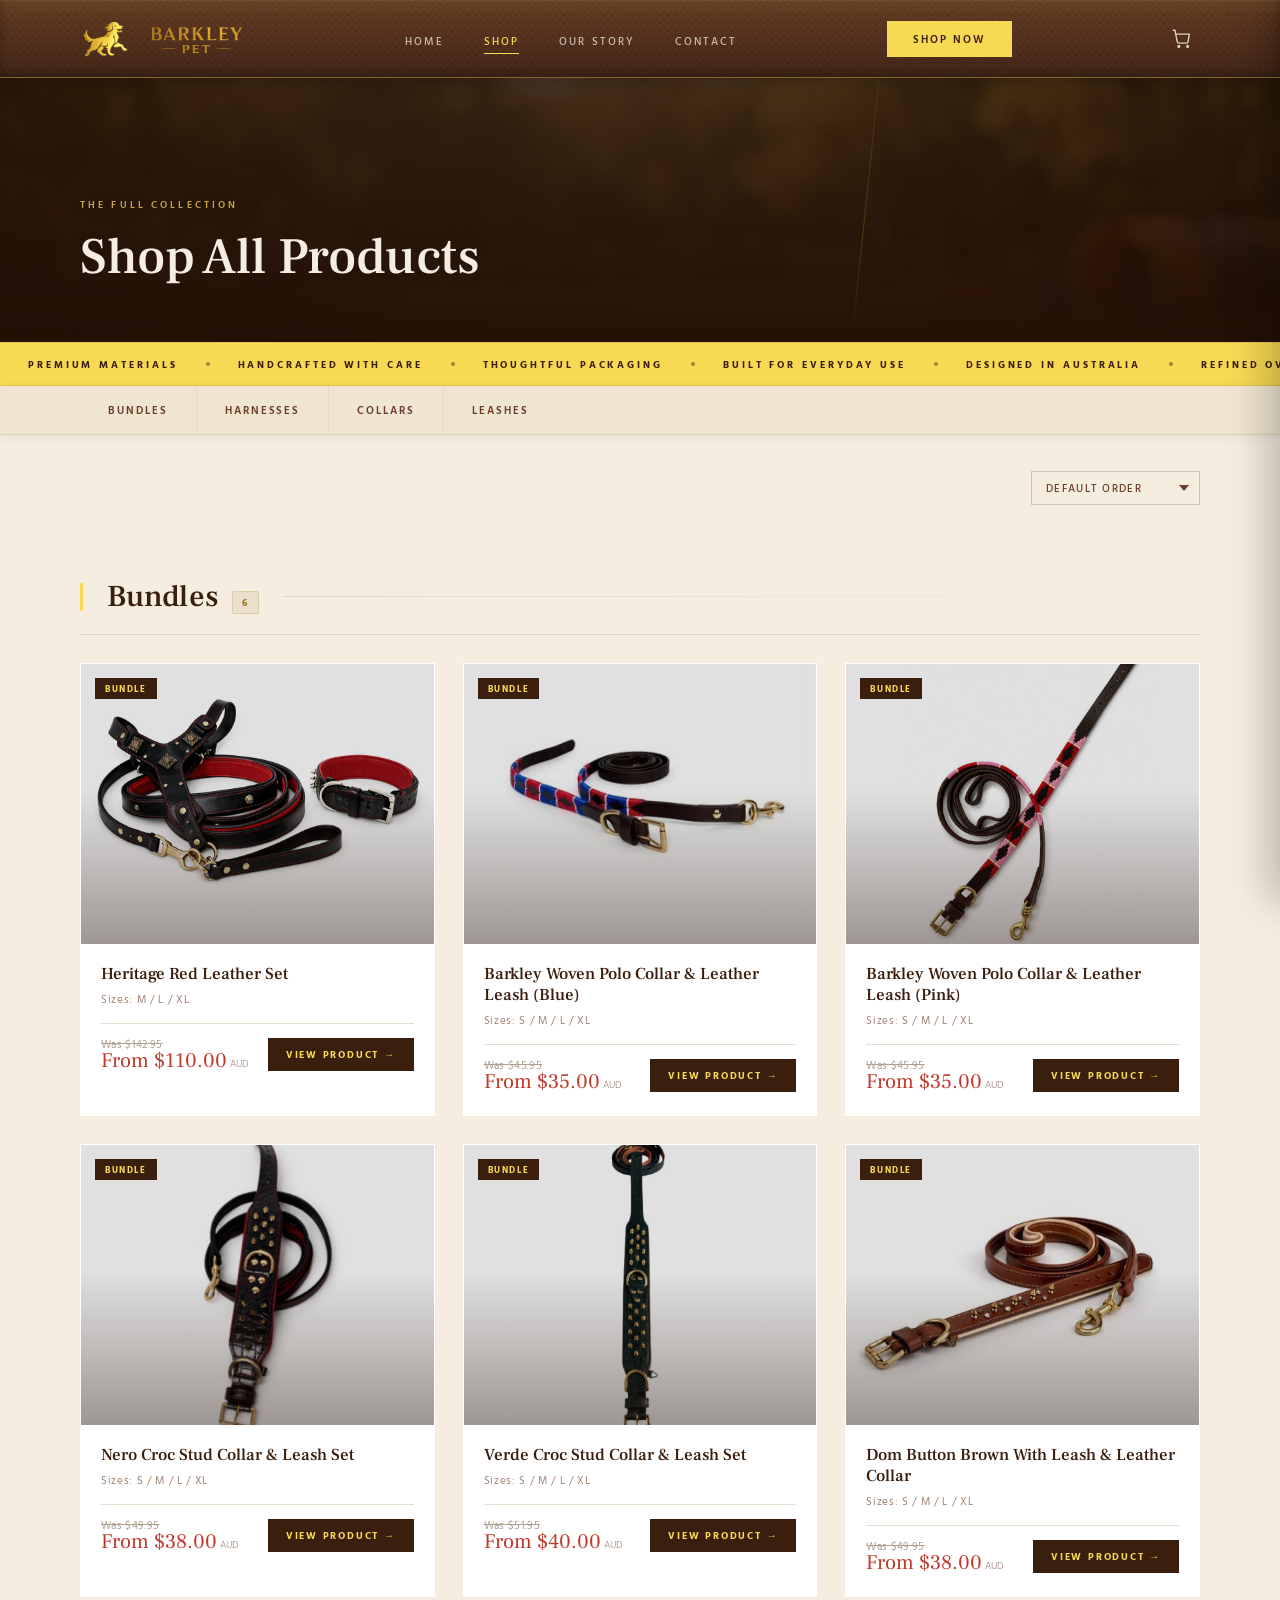
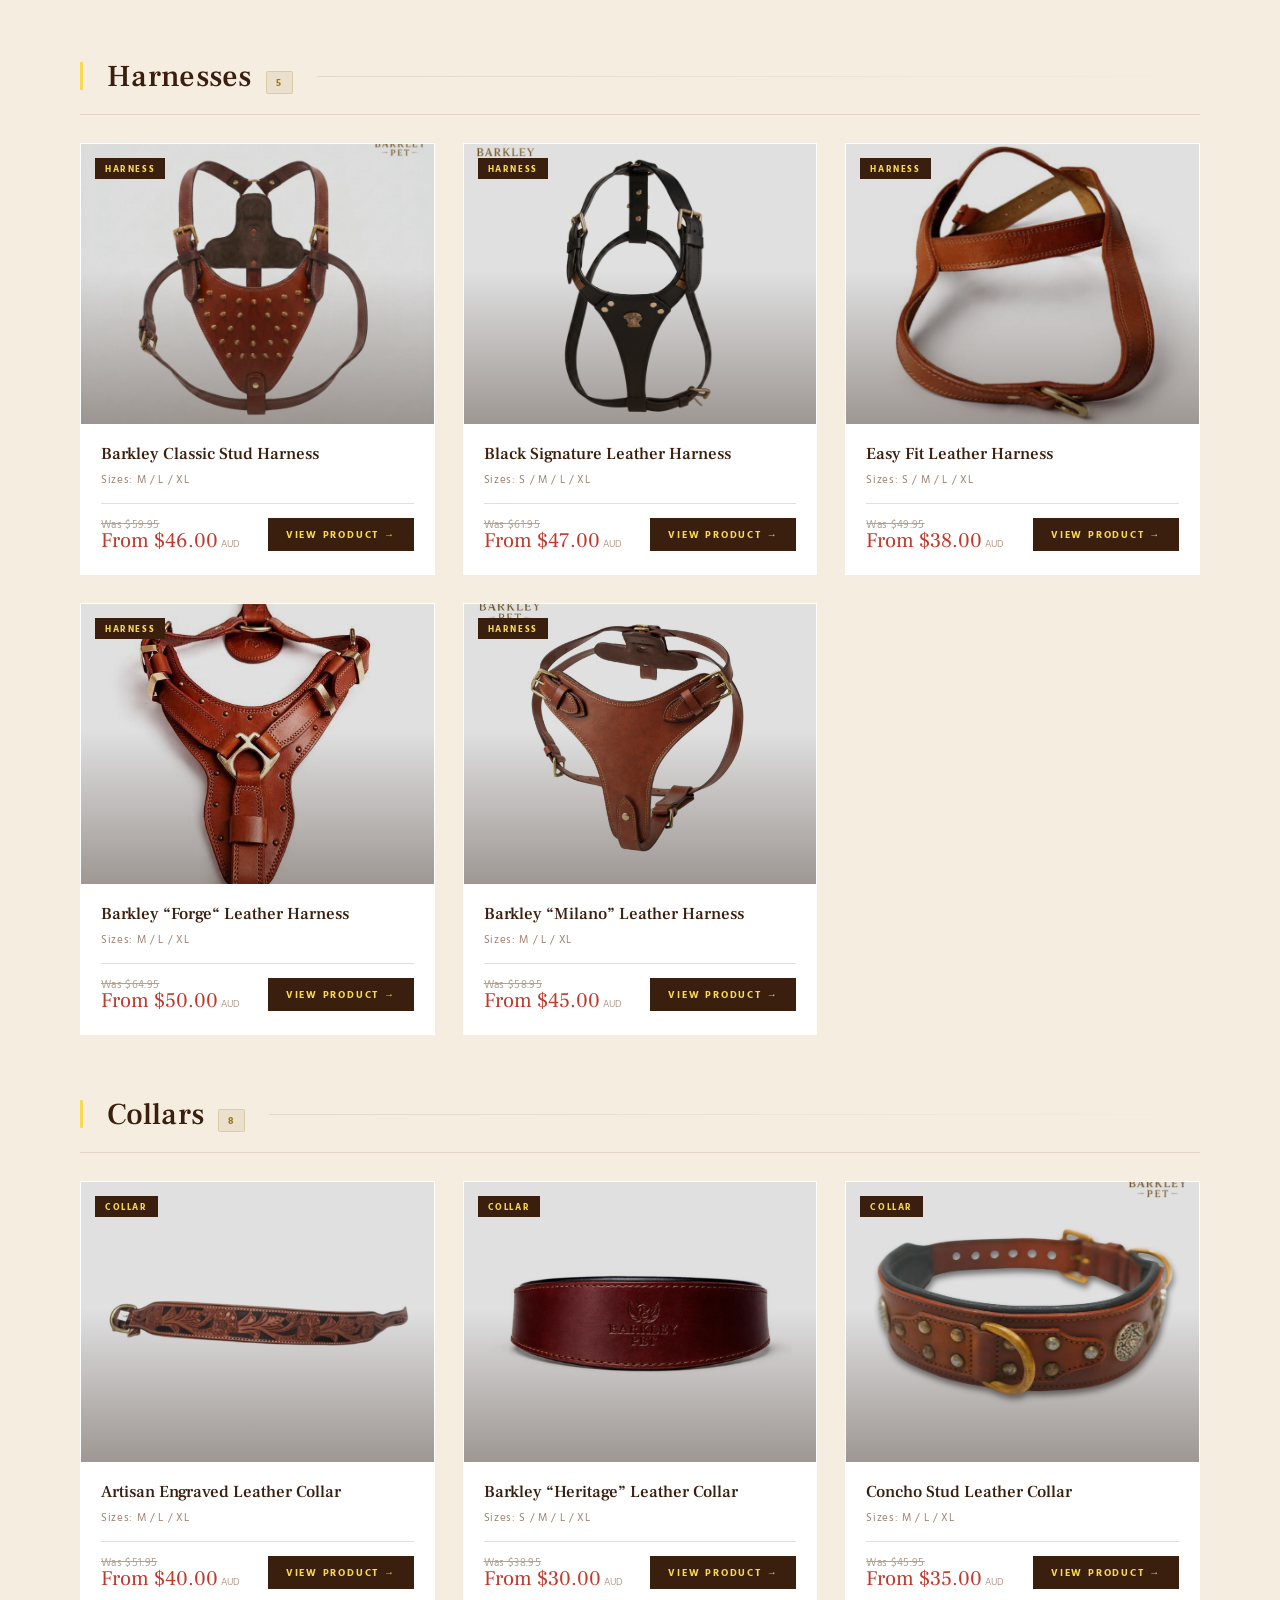
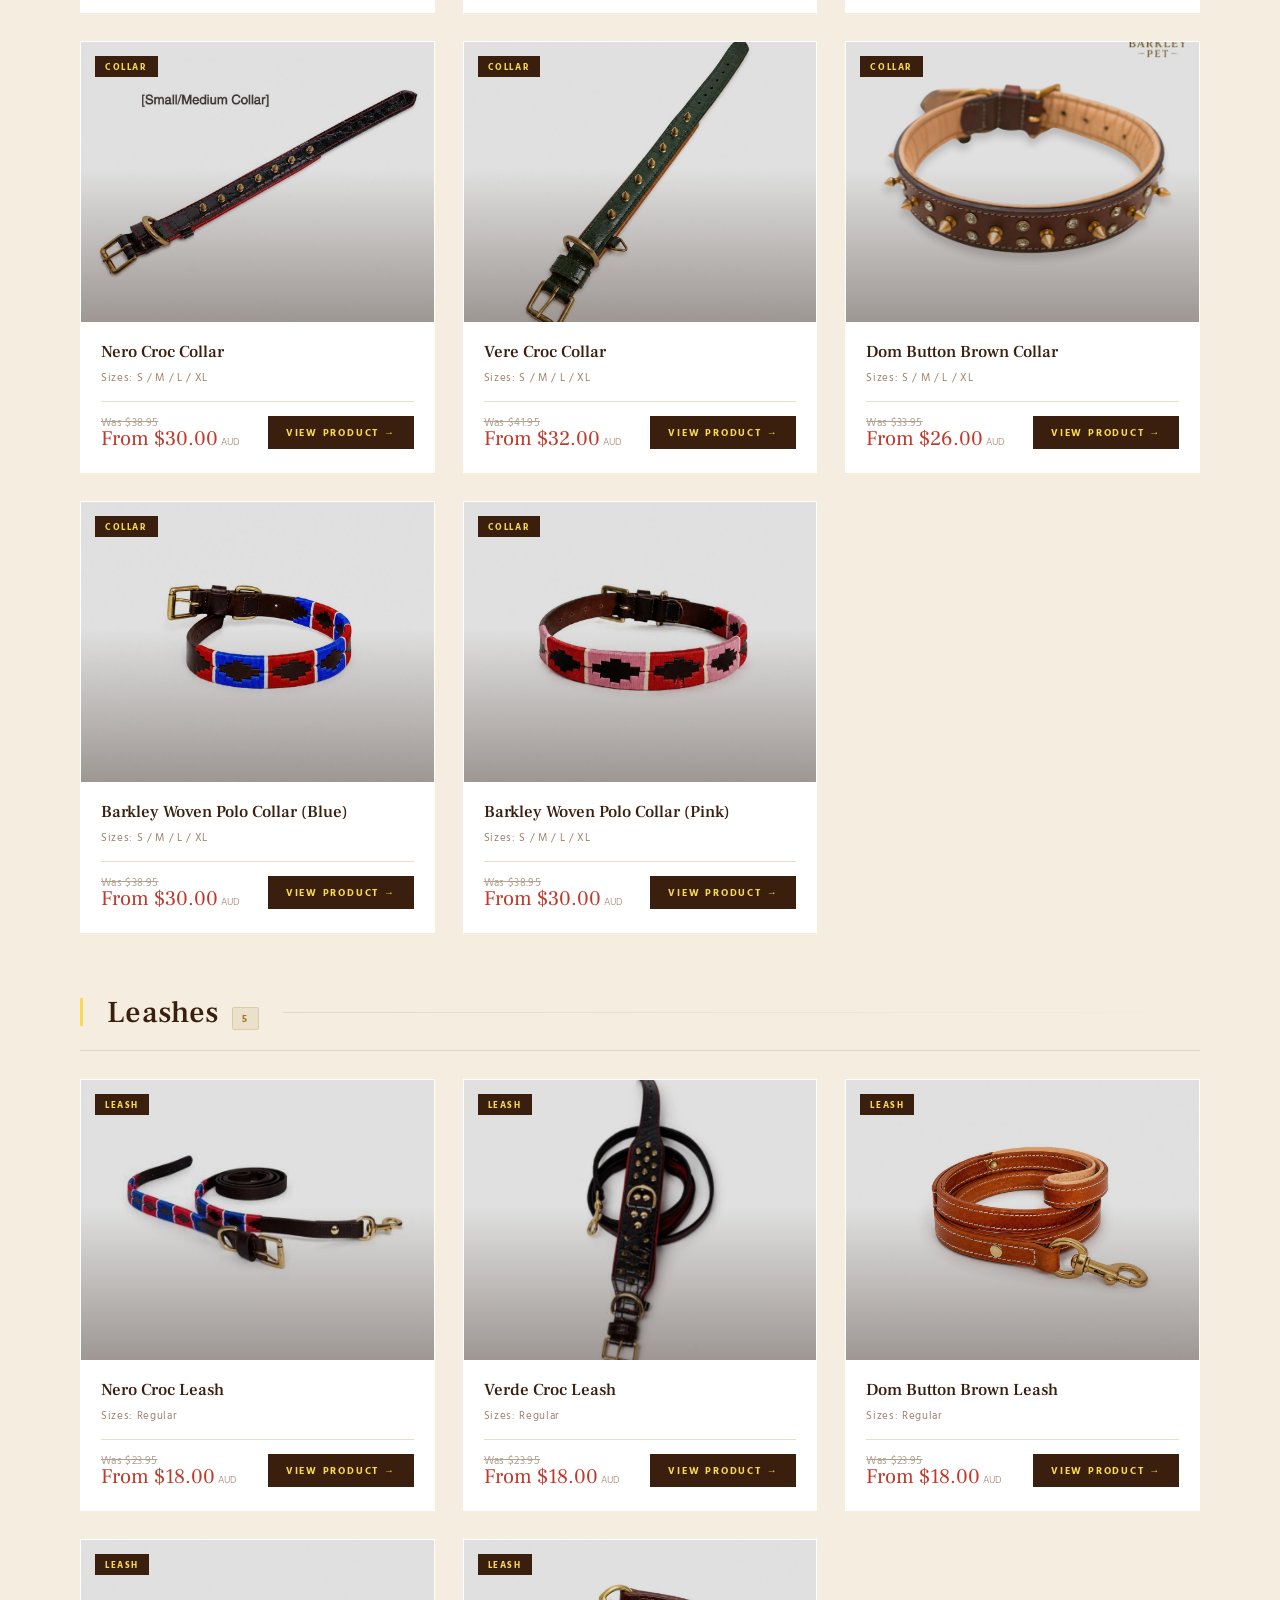
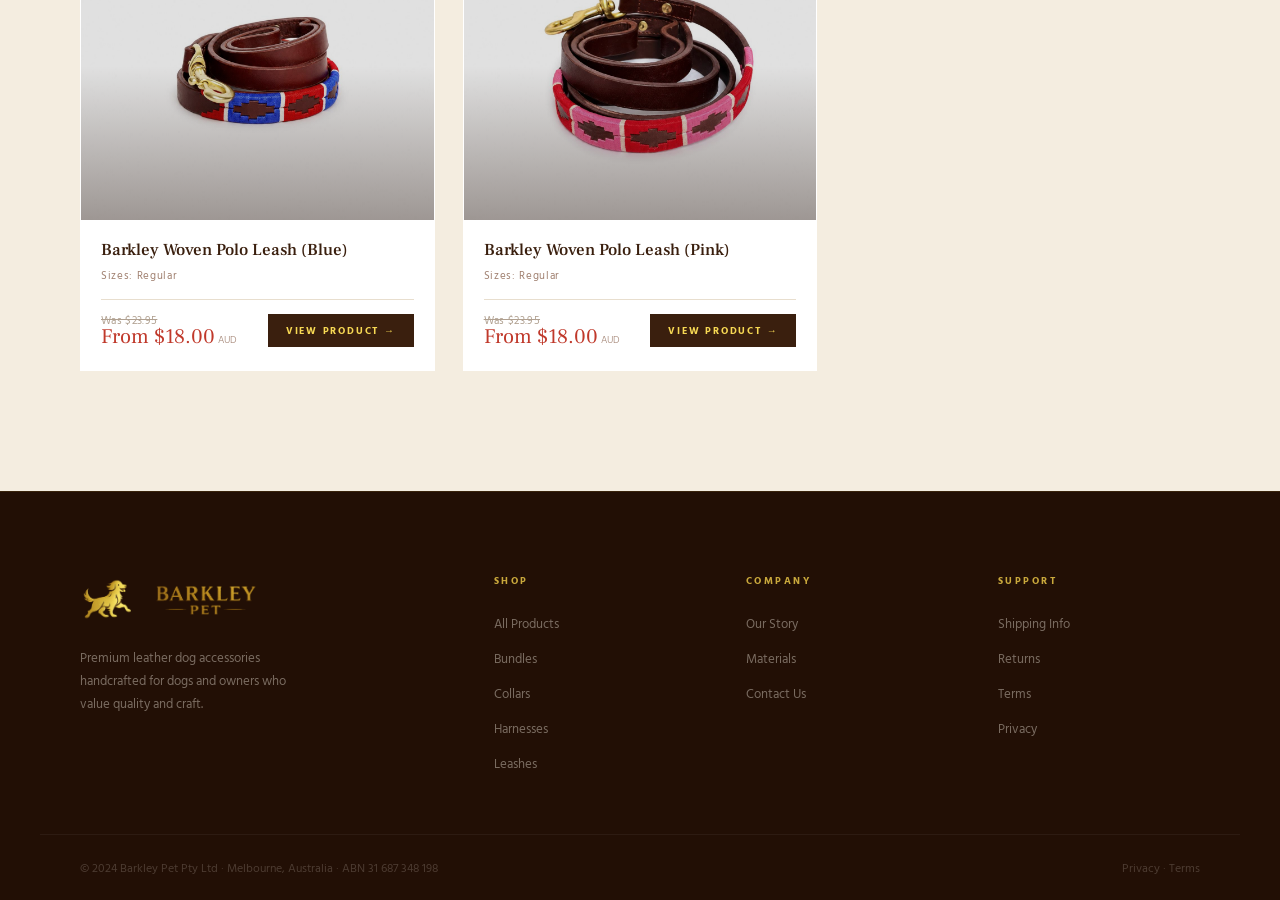
<file: products.html>
<!DOCTYPE html>
<html lang="en">
<script src="item_data.js"></script>
<script src="cart.js"></script>

<head>
  <link rel="icon" href="img/BarkleyFavicon.ico" type="image/x-icon">
  <meta charset="UTF-8" />
  <meta name="viewport" content="width=device-width, initial-scale=1.0" />
  <title>Shop — Barkley Pet</title>
  <link rel="preconnect" href="https://fonts.googleapis.com" />
  <link rel="preconnect" href="https://fonts.gstatic.com" crossorigin />
  <link
    href="https://fonts.googleapis.com/css2?family=Frank+Ruhl+Libre:wght@300;400;500;700;900&family=IM+Fell+French+Canon:ital@0;1&family=Hind+Vadodara:wght@300;400;500;600&display=swap"
    rel="stylesheet" />
  <style>
    /* ══════════════════════════════════════════
   VARIABLES + RESET
══════════════════════════════════════════ */
    :root {
      --gold: #f7d954;
      --gold-dim: #c9a83c;
      --gold-dark: #9a7a1e;
      --brown: #6b3d28;
      --brown-mid: #4e2a18;
      --brown-dark: #3a1f0e;
      --brown-deep: #220f05;
      --cream: #f4ede0;
      --cream-dark: #e8dece;
      --cream-warm: #efe5d0;
      --text-on-dark: rgba(244, 237, 224, 0.72);
      --text-muted: rgba(244, 237, 224, 0.42);
      --serif-display: 'IM Fell French Canon', Georgia, serif;
      --serif-body: 'Frank Ruhl Libre', Georgia, serif;
      --sans: 'Hind Vadodara', 'Helvetica Neue', sans-serif;
      --max-w: 1200px;
      --nav-h: 78px;
      --ease-out: cubic-bezier(0.22, 1, 0.36, 1);
      --sale-red: #c0392b;
      --sale-red-bg: #fdf0ee;
    }

    *,
    *::before,
    *::after {
      box-sizing: border-box;
      margin: 0;
      padding: 0;
    }

    html {
      scroll-behavior: smooth;
      font-size: 16px;
    }

    body {
      font-family: var(--sans);
      background: var(--cream);
      color: var(--brown-dark);
      overflow-x: hidden;
    }

    img {
      display: block;
      max-width: 100%;
    }

    a {
      text-decoration: none;
      color: inherit;
    }

    ul {
      list-style: none;
    }

    button {
      border: none;
      background: none;
      font-family: var(--sans);
      cursor: pointer;
    }

    /* ══════════════════════════════════════════
   NAVBAR
══════════════════════════════════════════ */
    .navbar {
      position: fixed;
      top: 0;
      left: 0;
      width: 100%;
      z-index: 900;
      height: var(--nav-h);
      background-color: var(--brown-mid);
      background-image:
        linear-gradient(180deg, rgba(255, 210, 100, .13) 0%, rgba(255, 190, 60, .05) 18%, transparent 45%),
        linear-gradient(180deg, transparent 50%, rgba(0, 0, 0, .22) 100%),
        repeating-linear-gradient(38deg, transparent, transparent 3px, rgba(0, 0, 0, .09) 3px, rgba(0, 0, 0, .09) 4px, transparent 4px, transparent 8px),
        repeating-linear-gradient(-38deg, transparent, transparent 3px, rgba(0, 0, 0, .06) 3px, rgba(0, 0, 0, .06) 4px, transparent 4px, transparent 8px),
        url("data:image/svg+xml,%3Csvg xmlns='http://www.w3.org/2000/svg' width='300' height='300'%3E%3Cfilter id='n'%3E%3CfeTurbulence type='fractalNoise' baseFrequency='0.55' numOctaves='5' stitchTiles='stitch'/%3E%3CfeColorMatrix type='matrix' values='0 0 0 0 0.22 0 0 0 0 0.12 0 0 0 0 0.06 0 0 0 0.28 0'/%3E%3C/filter%3E%3Crect width='300' height='300' filter='url(%23n)'/%3E%3C/svg%3E");
      background-size: 100% 100%, 100% 100%, 8px 8px, 8px 8px, 300px 300px;
      border-bottom: 1px solid rgba(247, 217, 84, .22);
      box-shadow: inset 0 1px 0 rgba(255, 200, 80, .08), inset 0 -3px 10px rgba(0, 0, 0, .3), 0 2px 16px rgba(0, 0, 0, .25);
      transition: background-color .4s var(--ease-out), box-shadow .4s, height .35s;
    }

    .navbar.scrolled {
      background-color: var(--brown-dark);
      box-shadow: 0 2px 40px rgba(0, 0, 0, .55), inset 0 -3px 10px rgba(0, 0, 0, .35);
      border-bottom-color: rgba(247, 217, 84, .28);
      height: 64px;
    }

    .nav-inner { max-width: var(--max-w); margin: 0 auto; padding: 0 40px; height: 100%; display: flex; align-items: center; justify-content: space-between; }

    .nav-logo {
      display: flex;
      align-items: center;
      transition: opacity .3s, transform .3s var(--ease-out);
    }

    .nav-logo:hover {
      opacity: .82;
      transform: scale(.97);
    }

    .nav-logo img {
      height: 50px;
      width: auto;
      object-fit: contain;
      mix-blend-mode: lighten;
      filter: brightness(1.1);
    }

    .navbar.scrolled .nav-logo img {
      height: 40px;
    }

    .nav-links {
      display: flex;
      align-items: center;
      gap: 40px;
    }

    .nav-links a {
      font-family: var(--sans);
      font-size: .7rem;
      font-weight: 500;
      letter-spacing: .18em;
      text-transform: uppercase;
      color: rgba(244, 237, 224, .75);
      position: relative;
      transition: color .25s;
    }

    .nav-links a::before,
    .nav-links a::after {
      content: '';
      position: absolute;
      bottom: -5px;
      height: 1px;
      background: var(--gold);
      width: 0;
      transition: width .3s var(--ease-out);
    }

    .nav-links a::before {
      right: 50%;
    }

    .nav-links a::after {
      left: 50%;
    }

    .nav-links a:hover,
    .nav-links a.active {
      color: var(--gold);
    }

    .nav-links a:hover::before,
    .nav-links a:hover::after,
    .nav-links a.active::before,
    .nav-links a.active::after {
      width: 50%;
    }

    .nav-cta {
      font-family: var(--sans);
      font-size: .68rem;
      font-weight: 600;
      letter-spacing: .18em;
      text-transform: uppercase;
      padding: 10px 26px;
      background: var(--gold);
      color: var(--brown-dark);
      position: relative;
      overflow: hidden;
      transition: transform .25s var(--ease-out), box-shadow .25s, color .3s;
    }

    .nav-cta::before {
      content: '';
      position: absolute;
      inset: 0;
      background: var(--brown-dark);
      transform: translateX(-101%);
      transition: transform .35s var(--ease-out);
    }

    .nav-cta span {
      position: relative;
      z-index: 1;
    }

    .nav-cta:hover::before {
      transform: translateX(0);
    }

    .nav-cta:hover {
      color: var(--gold);
      transform: translateY(-1px);
      box-shadow: 0 8px 24px rgba(247, 217, 84, .2);
    }

    .hamburger {
      display: none;
      flex-direction: column;
      gap: 5px;
      padding: 4px;
      cursor: pointer;
    }

    .hamburger span {
      display: block;
      width: 22px;
      height: 1.5px;
      background: var(--cream);
      transform-origin: center;
      transition: transform .3s var(--ease-out), opacity .3s;
    }

    .hamburger.open span:nth-child(1) {
      transform: translateY(6.5px) rotate(45deg);
    }

    .hamburger.open span:nth-child(2) {
      opacity: 0;
      transform: scaleX(0);
    }

    .hamburger.open span:nth-child(3) {
      transform: translateY(-6.5px) rotate(-45deg);
    }

    .mobile-drawer {
      position: fixed;
      top: 0;
      right: -100%;
      width: min(320px, 100%);
      height: 100%;
      background: var(--brown-deep);
      border-left: 1px solid rgba(247, 217, 84, .12);
      z-index: 950;
      padding: 48px 36px;
      display: flex;
      flex-direction: column;
      transition: right .4s var(--ease-out);
    }

    .mobile-drawer.open {
      right: 0;
    }

    .drawer-close {
      align-self: flex-end;
      color: var(--cream);
      font-size: 1.1rem;
      opacity: .5;
      margin-bottom: 36px;
      transition: opacity .2s, transform .3s;
      cursor: pointer;
    }

    .drawer-close:hover {
      opacity: 1;
      transform: rotate(90deg);
    }

    .drawer-logo {
      height: 48px;
      margin-bottom: 44px;
      mix-blend-mode: lighten;
    }

    .drawer-nav {
      display: flex;
      flex-direction: column;
      gap: 26px;
    }

    .drawer-nav a {
      font-family: var(--serif-body);
      font-size: 1.6rem;
      color: rgba(244, 237, 224, .7);
      transition: color .2s, transform .25s var(--ease-out);
    }

    .drawer-nav a:hover {
      color: var(--gold);
      transform: translateX(6px);
    }

    .drawer-overlay {
      position: fixed;
      inset: 0;
      background: rgba(0, 0, 0, .65);
      z-index: 940;
      opacity: 0;
      pointer-events: none;
      transition: opacity .4s;
    }

    .drawer-overlay.open {
      opacity: 1;
      pointer-events: all;
    }

    /* ══════════════════════════════════════════
   PAGE HERO
══════════════════════════════════════════ */
    .page-hero {
      height: 38vh;
      min-height: 300px;
      max-height: 480px;
      background: var(--brown-deep);
      display: flex;
      align-items: flex-end;
      position: relative;
      overflow: hidden;
    }

    .page-hero-bg {
      position: absolute;
      inset: 0;
      background-image: url('img/Filler Images/Grass.png');
      background-size: cover;
      background-position: center 40%;
      opacity: 0.22;
      filter: sepia(20%) saturate(1.1);
      animation: heroBgScale 10s ease forwards;
    }

    @keyframes heroBgScale {
      from {
        transform: scale(1.04);
      }

      to {
        transform: scale(1);
      }
    }

    .page-hero-vignette {
      position: absolute;
      inset: 0;
      background:
        linear-gradient(to top, rgba(34, 15, 5, .97) 0%, rgba(34, 15, 5, .4) 55%, transparent 100%),
        linear-gradient(to right, rgba(34, 15, 5, .3) 0%, transparent 60%);
    }

    .page-hero-line {
      position: absolute;
      top: 0;
      bottom: 0;
      right: 32%;
      width: 1px;
      background: linear-gradient(to bottom, transparent, rgba(247, 217, 84, .1) 40%, rgba(247, 217, 84, .18) 70%, transparent);
      transform: skewX(-6deg);
      pointer-events: none;
    }

    .page-hero-content {
      position: relative;
      z-index: 2;
      max-width: var(--max-w);
      margin: 0 auto;
      padding: 0 40px 52px;
      width: 100%;
    }

    .page-hero-content .eyebrow {
      font-family: var(--sans);
      font-size: .65rem;
      font-weight: 600;
      letter-spacing: .3em;
      text-transform: uppercase;
      color: var(--gold-dim);
      display: block;
      margin-bottom: 12px;
      opacity: 0;
      animation: fadeUp .8s var(--ease-out) .2s forwards;
    }

    .page-hero-content h1 {
      font-family: var(--serif-body);
      font-style: normal;
      font-size: clamp(2rem, 4vw, 3.2rem);
      color: var(--cream);
      font-weight: 500;
      opacity: 0;
      animation: fadeUp .9s var(--ease-out) .35s forwards;
    }

    @keyframes fadeUp {
      from {
        opacity: 0;
        transform: translateY(18px);
      }

      to {
        opacity: 1;
        transform: none;
      }
    }

    /* ══════════════════════════════════════════
   MARQUEE TICKER
══════════════════════════════════════════ */
    .marquee-bar {
      background: var(--gold);
      overflow: hidden;
      border-top: 1px solid rgba(0, 0, 0, .08);
      border-bottom: 1px solid rgba(0, 0, 0, .08);
    }

    .marquee-track {
      display: flex;
      width: max-content;
      animation: marqueeScroll 28s linear infinite;
    }

    .marquee-track:hover {
      animation-play-state: paused;
    }

    .marquee-item {
      display: flex;
      align-items: center;
      gap: 0;
      white-space: nowrap;
      padding: 13px 0;
    }

    .marquee-item span {
      font-family: var(--sans);
      font-size: .65rem;
      font-weight: 700;
      letter-spacing: .28em;
      text-transform: uppercase;
      color: var(--brown-dark);
      padding: 0 28px;
    }

    .marquee-dot {
      width: 4px;
      height: 4px;
      border-radius: 50%;
      background: var(--brown-mid);
      opacity: .5;
      flex-shrink: 0;
    }

    @keyframes marqueeScroll {
      0% {
        transform: translateX(0);
      }

      100% {
        transform: translateX(-50%);
      }
    }

    /* ══════════════════════════════════════════
   SECTION NAV
══════════════════════════════════════════ */
    .section-nav {
      background: var(--cream-warm);
      border-bottom: 1px solid rgba(107, 61, 40, .12);
      position: sticky;
      top: 64px;
      z-index: 100;
      box-shadow: 0 2px 12px rgba(58, 31, 14, .06);
    }

    .section-nav-inner {
      max-width: var(--max-w);
      margin: 0 auto;
      padding: 0 40px;
      display: flex;
      gap: 0;
      overflow-x: auto;
      scrollbar-width: none;
    }

    .section-nav-inner::-webkit-scrollbar {
      display: none;
    }

    .section-nav-btn {
      font-family: var(--sans);
      font-size: .68rem;
      font-weight: 600;
      letter-spacing: .18em;
      text-transform: uppercase;
      color: var(--brown);
      padding: 16px 28px;
      white-space: nowrap;
      position: relative;
      transition: color .25s, background .2s;
      border-right: 1px solid rgba(107, 61, 40, .08);
    }

    .section-nav-btn:last-child {
      border-right: none;
    }

    .section-nav-btn::after {
      content: '';
      position: absolute;
      bottom: 0;
      left: 28px;
      right: 28px;
      height: 2px;
      background: var(--gold);
      transform: scaleX(0);
      transition: transform .3s var(--ease-out);
      transform-origin: center;
    }

    .section-nav-btn:hover {
      color: var(--brown-dark);
      background: rgba(107, 61, 40, .04);
    }

    .section-nav-btn:hover::after {
      transform: scaleX(1);
    }

    .section-nav-btn.active {
      color: var(--brown-dark);
    }

    .section-nav-btn.active::after {
      transform: scaleX(1);
    }

    /* ══════════════════════════════════════════
   SORT BAR
══════════════════════════════════════════ */
    .sort-bar {
      max-width: var(--max-w);
      margin: 0 auto;
      padding: 36px 40px 0;
      display: flex;
      align-items: center;
      justify-content: flex-end;
    }

    .sort-select {
      font-family: var(--sans);
      font-size: .68rem;
      font-weight: 500;
      letter-spacing: .12em;
      text-transform: uppercase;
      color: var(--brown);
      background: transparent;
      border: 1px solid rgba(107, 61, 40, .25);
      padding: 8px 14px;
      cursor: pointer;
      outline: none;
      transition: border-color .25s, color .25s;
      appearance: none;
      background-image: url("data:image/svg+xml,%3Csvg xmlns='http://www.w3.org/2000/svg' width='10' height='6'%3E%3Cpath d='M0 0l5 6 5-6z' fill='%236b3d28'/%3E%3C/svg%3E");
      background-repeat: no-repeat;
      background-position: right 10px center;
      padding-right: 28px;
    }

    .sort-select:hover {
      border-color: var(--gold-dim);
    }

    /* ══════════════════════════════════════════
   PRODUCTS SECTION — SECTIONED LAYOUT
══════════════════════════════════════════ */
    .products-section {
      padding: 12px 0 120px;
      background: var(--cream);
    }

    .products-section .section-wrap {
      max-width: var(--max-w);
      margin: 0 auto;
      padding: 0 40px;
    }

    /* Category section block */
    .cat-section {
      padding-top: 60px;
    }

    /* Section header with divider */
    .cat-header {
      display: flex;
      align-items: center;
      gap: 24px;
      margin-bottom: 28px;
      padding-bottom: 18px;
      border-bottom: 1px solid rgba(107, 61, 40, .15);
    }

    .cat-header__label {
      display: flex;
      align-items: baseline;
      gap: 14px;
      flex-shrink: 0;
    }

    .cat-header__title {
      font-family: var(--serif-body);
      font-size: clamp(1.4rem, 2.5vw, 1.9rem);
      font-weight: 500;
      color: var(--brown-dark);
      letter-spacing: .01em;
    }

    .cat-header__count {
      font-family: var(--sans);
      font-size: .6rem;
      font-weight: 700;
      letter-spacing: .2em;
      text-transform: uppercase;
      color: var(--gold-dark);
      background: rgba(154, 122, 30, .1);
      border: 1px solid rgba(154, 122, 30, .2);
      padding: 3px 9px;
      border-radius: 2px;
    }

    .cat-header__line {
      flex: 1;
      height: 1px;
      background: linear-gradient(to right, rgba(107, 61, 40, .12), transparent);
    }

    /* Gold accent bar left of section title */
    .cat-header__bar {
      width: 3px;
      height: 28px;
      background: var(--gold);
      flex-shrink: 0;
      border-radius: 1px;
    }

    .products-grid {
      display: grid;
      grid-template-columns: repeat(3, 1fr);
      gap: 28px;
    }

    /* Empty category */
    .cat-empty {
      grid-column: 1/-1;
      text-align: center;
      padding: 60px 40px;
      color: #b0a090;
      font-size: .9rem;
      font-style: italic;
      font-family: var(--serif-display);
    }

    /* ── Card ── */
    .product-card {
      background: #fff;
      position: relative;
      overflow: hidden;
      border: 1px solid transparent;
      transition: transform .4s var(--ease-out), box-shadow .4s, border-color .3s;
    }

    .product-card:hover {
      transform: translateY(-6px);
      box-shadow: 0 24px 60px rgba(58, 31, 14, .13);
      border-color: rgba(201, 168, 60, .2);
    }

    .product-card::after {
      content: '';
      position: absolute;
      inset: 0;
      background: linear-gradient(105deg, transparent 40%, rgba(247, 217, 84, .04) 50%, transparent 60%);
      transform: translateX(-100%);
      transition: transform .65s var(--ease-out);
      pointer-events: none;
    }

    .product-card:hover::after {
      transform: translateX(100%);
    }

    .product-card__img {
      position: relative;
      height: 280px;
      overflow: hidden;
      background: var(--cream-dark);
    }

    .product-card__img img {
      width: 100%;
      height: 100%;
      object-fit: cover;
      transition: transform .7s var(--ease-out), filter .4s;
      filter: brightness(.88) saturate(.9);
    }

    .product-card:hover .product-card__img img {
      transform: scale(1.06);
      filter: brightness(.97) saturate(1);
    }

    .product-card__img::before {
      content: '';
      position: absolute;
      inset: 0;
      z-index: 1;
      background: linear-gradient(to top, rgba(34, 15, 5, .35) 0%, transparent 55%);
      transition: opacity .4s;
    }

    .product-card:hover .product-card__img::before {
      opacity: .6;
    }

    .product-card__cat {
      position: absolute;
      top: 14px;
      left: 14px;
      z-index: 2;
      background: var(--brown-dark);
      color: var(--gold);
      font-family: var(--sans);
      font-size: .56rem;
      font-weight: 700;
      letter-spacing: .18em;
      text-transform: uppercase;
      padding: 4px 10px;
    }

    .product-card__new {
      position: absolute;
      top: 14px;
      right: 14px;
      z-index: 2;
      background: var(--gold);
      color: var(--brown-dark);
      font-family: var(--sans);
      font-size: .52rem;
      font-weight: 700;
      letter-spacing: .16em;
      text-transform: uppercase;
      padding: 4px 10px;
      display: none;
    }

    .product-card[data-new="true"] .product-card__new {
      display: block;
    }

    .product-card__body {
      padding: 20px 20px 22px;
    }

    .product-card__name {
      font-family: var(--serif-body);
      font-size: 1.05rem;
      font-weight: 500;
      color: var(--brown-dark);
      margin-bottom: 5px;
      line-height: 1.25;
      transition: color .25s;
    }

    .product-card:hover .product-card__name {
      color: var(--brown);
    }

    .product-card__sizes {
      font-size: .7rem;
      color: #a08070;
      letter-spacing: .06em;
      margin-bottom: 16px;
    }

    .product-card__footer {
      display: flex;
      align-items: center;
      justify-content: space-between;
      border-top: 1px solid var(--cream-dark);
      padding-top: 14px;
      gap: 10px;
    }

    /* ── Price block ── */
    .product-card__price-wrap {
      display: flex;
      flex-direction: column;
      gap: 2px;
      line-height: 1;
    }

    .product-card__price-was {
      font-family: var(--sans);
      font-size: .7rem;
      color: #b0a090;
      text-decoration: line-through;
      letter-spacing: .03em;
    }

    .product-card__price {
      font-family: var(--serif-body);
      font-size: 1.3rem;
      color: var(--sale-red);
      line-height: 1;
    }

    .product-card__price small {
      font-family: var(--sans);
      font-size: .65rem;
      color: #a08070;
      font-weight: 300;
      margin-left: 3px;
    }

    .product-card__price.tba {
      font-size: .7rem;
      color: #b0a090;
      font-family: var(--serif-display);
      font-style: italic;
    }

    .product-card__buy {
      display: inline-block;
      font-family: var(--sans);
      font-size: .62rem;
      font-weight: 700;
      letter-spacing: .18em;
      text-transform: uppercase;
      padding: 9px 18px;
      background: var(--brown-dark);
      color: var(--gold);
      position: relative;
      overflow: hidden;
      transition: color .3s, transform .25s var(--ease-out), box-shadow .25s;
      flex-shrink: 0;
    }

    .product-card__buy::before {
      content: '';
      position: absolute;
      inset: 0;
      background: var(--gold);
      transform: translateX(-101%);
      transition: transform .35s var(--ease-out);
    }

    .product-card__buy:hover::before {
      transform: translateX(0);
    }

    .product-card__buy:hover {
      color: var(--brown-dark);
      transform: translateY(-1px);
      box-shadow: 0 6px 18px rgba(247, 217, 84, .2);
    }

    .product-card__buy span {
      position: relative;
      z-index: 1;
    }

    .product-card__buy.soon {
      background: transparent;
      border: 1px solid rgba(160, 135, 120, .25);
      color: #b0a090;
      font-size: .58rem;
      letter-spacing: .14em;
      pointer-events: none;
    }

    .product-card__buy.soon::before {
      display: none;
    }

    /* ══════════════════════════════════════════
   SKELETON LOADER
══════════════════════════════════════════ */
    .skeleton-grid {
      display: grid;
      grid-template-columns: repeat(3, 1fr);
      gap: 28px;
      margin-top: 28px;
    }

    .skeleton-card {
      height: 380px;
      background: var(--cream-dark);
      position: relative;
      overflow: hidden;
    }

    .skeleton-card::after {
      content: '';
      position: absolute;
      inset: 0;
      background: linear-gradient(90deg, transparent 25%, rgba(255, 255, 255, .55) 50%, transparent 75%);
      background-size: 200% 100%;
      animation: shimmer 1.5s infinite;
    }

    @keyframes shimmer {
      from {
        background-position: -200% 0;
      }

      to {
        background-position: 200% 0;
      }
    }

    /* ══════════════════════════════════════════
   SCROLL REVEAL
══════════════════════════════════════════ */
    [data-reveal] {
      opacity: 0;
      transform: translateY(28px);
      transition: opacity .7s var(--ease-out), transform .7s var(--ease-out);
    }

    [data-reveal].revealed {
      opacity: 1;
      transform: none;
    }

    /* ══════════════════════════════════════════
   FOOTER
══════════════════════════════════════════ */
    .footer {
      background: var(--brown-deep);
      border-top: 1px solid rgba(247, 217, 84, .1);
      padding-top: 80px;
    }

    .footer-inner {
      max-width: var(--max-w);
      margin: 0 auto;
      padding: 0 40px 60px;
      display: grid;
      grid-template-columns: 1.8fr 1fr 1fr 1fr;
      gap: 50px;
    }

    .footer-brand .footer-logo {
      height: 54px;
      margin-bottom: 20px;
      mix-blend-mode: lighten;
      transition: opacity .3s;
    }

    .footer-brand .footer-logo:hover {
      opacity: .75;
    }

    .footer-brand p {
      font-size: .83rem;
      color: var(--text-muted);
      line-height: 1.75;
      max-width: 230px;
    }

    .footer-social {
      display: flex;
      gap: 10px;
      margin-top: 24px;
    }

    .footer-social a {
      width: 36px;
      height: 36px;
      border: 1px solid rgba(247, 217, 84, .15);
      display: flex;
      align-items: center;
      justify-content: center;
      font-family: var(--sans);
      font-size: .64rem;
      font-weight: 600;
      color: var(--text-muted);
      transition: all .3s var(--ease-out);
    }

    .footer-social a:hover {
      border-color: var(--gold);
      color: var(--gold);
      transform: translateY(-3px);
      box-shadow: 0 6px 16px rgba(247, 217, 84, .12);
    }

    .footer-col h4 {
      font-family: var(--sans);
      font-size: .64rem;
      font-weight: 700;
      letter-spacing: .24em;
      text-transform: uppercase;
      color: var(--gold-dim);
      margin-bottom: 22px;
    }

    .footer-col ul {
      display: flex;
      flex-direction: column;
      gap: 11px;
    }

    .footer-col ul a {
      font-size: .84rem;
      color: var(--text-muted);
      position: relative;
      padding-left: 0;
      transition: color .25s, padding-left .25s var(--ease-out);
    }

    .footer-col ul a::before {
      content: '—';
      position: absolute;
      left: -18px;
      opacity: 0;
      color: var(--gold);
      font-size: .6rem;
      transition: opacity .25s, left .25s var(--ease-out);
    }

    .footer-col ul a:hover {
      color: var(--cream);
      padding-left: 14px;
    }

    .footer-col ul a:hover::before {
      opacity: 1;
      left: 0;
    }

    .footer-bottom {
      border-top: 1px solid rgba(255, 255, 255, .05);
      padding: 24px 40px;
      max-width: var(--max-w);
      margin: 0 auto;
      display: flex;
      align-items: center;
      justify-content: space-between;
      flex-wrap: wrap;
      gap: 10px;
    }

    .footer-bottom p,
    .footer-bottom a {
      font-size: .72rem;
      color: rgba(244, 237, 224, .2);
    }

    .footer-bottom a:hover {
      color: var(--gold-dim);
    }

    /* ══════════════════════════════════════════
   RESPONSIVE
══════════════════════════════════════════ */
    @media (max-width: 980px) {

      .nav-links,
      .nav-cta {
        display: none;
      }

      .hamburger {
        display: flex;
      }

      .products-grid,
      .skeleton-grid {
        grid-template-columns: repeat(2, 1fr);
      }

      .footer-inner {
        grid-template-columns: 1fr 1fr;
      }
    }

    @media (max-width: 600px) {
      :root {
        --nav-h: 66px;
      }

      .nav-inner {
        padding: 0 22px;
      }

      .nav-logo img {
        height: 42px;
      }

      .page-hero-content {
        padding: 0 22px 36px;
      }

      .sort-bar {
        padding: 20px 22px 0;
      }

      .products-section .section-wrap {
        padding: 0 22px;
      }

      .products-grid,
      .skeleton-grid {
        grid-template-columns: 1fr;
      }

      .footer-inner {
        grid-template-columns: 1fr;
        padding: 0 22px 50px;
      }

      .footer-bottom {
        padding: 22px;
      }

      .section-nav-inner {
        padding: 0 22px;
      }

      .section-nav-btn {
        padding: 14px 18px;
      }

      .section-nav-btn::after {
        left: 18px;
        right: 18px;
      }

      .cat-section {
        padding-top: 40px;
      }
    }
  </style>
</head>

<body>

  <nav class="navbar" id="navbar">
    <div class="nav-inner">
      <a href="index.html" class="nav-logo" data-hover>
        <img src="img/BarkleyLogo3.png" alt="Barkley Pet" />
      </a>
      <ul class="nav-links">
        <li><a href="index.html">Home</a></li>
        <li><a href="products.html" class="active">Shop</a></li>
        <li><a href="about.html" >Our Story</a></li>
        <li><a href="contact.html">Contact</a></li>
      </ul>
      <a href="products.html" class="nav-cta" data-hover><span>Shop Now</span></a>
      <button class="hamburger" id="hamburger" aria-label="Menu"><span></span><span></span><span></span></button>
    </div>
  </nav>
  <div class="mobile-drawer" id="drawer">
    <button class="drawer-close" id="drawerClose">&#x2715;</button>
    <img src="img/BarkleyLogo3.png" alt="Barkley Pet" class="drawer-logo" />
    <nav class="drawer-nav">
      <a href="index.html">Home</a>
      <a href="products.html">Shop</a>
      <a href="about.html">Our Story</a>
      <a href="contact.html">Contact</a>
    </nav>
  </div>
  <div class="drawer-overlay" id="drawerOverlay"></div>

  <div class="page-hero">
    <div class="page-hero-bg"></div>
    <div class="page-hero-vignette"></div>
    <div class="page-hero-line"></div>
    <div class="page-hero-content">
      <p class="eyebrow">The Full Collection</p>
      <h1>Shop All Products</h1>
    </div>
  </div>
  <div class="marquee-bar">
    <div class="marquee-track" id="marqueeTrack">
      <div class="marquee-item"><span>Premium Materials</span>
        <div class="marquee-dot"></div>
      </div>
      <div class="marquee-item"><span>Handcrafted With Care</span>
        <div class="marquee-dot"></div>
      </div>
      <div class="marquee-item"><span>Thoughtful Packaging</span>
        <div class="marquee-dot"></div>
      </div>
      <div class="marquee-item"><span>Built for Everyday Use</span>
        <div class="marquee-dot"></div>
      </div>
      <div class="marquee-item"><span>Designed in Australia</span>
        <div class="marquee-dot"></div>
      </div>
      <div class="marquee-item"><span>Refined Over Time</span>
        <div class="marquee-dot"></div>
      </div>

      <div class="marquee-item"><span>Premium Materials</span>
        <div class="marquee-dot"></div>
      </div>
      <div class="marquee-item"><span>Handcrafted With Care</span>
        <div class="marquee-dot"></div>
      </div>
      <div class="marquee-item"><span>Thoughtful Packaging</span>
        <div class="marquee-dot"></div>
      </div>
      <div class="marquee-item"><span>Built for Everyday Use</span>
        <div class="marquee-dot"></div>
      </div>
      <div class="marquee-item"><span>Designed in Australia</span>
        <div class="marquee-dot"></div>
      </div>
      <div class="marquee-item"><span>Refined Over Time</span>
        <div class="marquee-dot"></div>
      </div>
    </div>
  </div>

  <div class="section-nav">
    <div class="section-nav-inner">
      <a href="#section-bundle" class="section-nav-btn">Bundles</a>
      <a href="#section-harness" class="section-nav-btn">Harnesses</a>
      <a href="#section-collar" class="section-nav-btn">Collars</a>
      <a href="#section-leash" class="section-nav-btn">Leashes</a>
    </div>
  </div>

  <div class="sort-bar">
    <select class="sort-select" id="sortSelect" aria-label="Sort products">
      <option value="default">Default Order</option>
      <option value="az">Name A–Z</option>
      <option value="za">Name Z–A</option>
      <option value="price-asc">Price: Low to High</option>
      <option value="price-desc">Price: High to Low</option>
    </select>
  </div>

  <section class="products-section">
    <div class="section-wrap" id="shopContent">
      <div class="cat-section">
        <div class="skeleton-grid">
          <div class="skeleton-card"></div>
          <div class="skeleton-card"></div>
          <div class="skeleton-card"></div>
          <div class="skeleton-card"></div>
          <div class="skeleton-card"></div>
          <div class="skeleton-card"></div>
        </div>
      </div>
    </div>
  </section>

  <footer class="footer">
    <div class="footer-inner">
      <div class="footer-brand">
        <img src="img/BarkleyLogo3.png" alt="Barkley Pet" class="footer-logo" />
        <p>Premium leather dog accessories handcrafted for dogs and owners who value quality and craft.</p>
      </div>
      <div class="footer-col">
        <h4>Shop</h4>
        <ul>
          <li><a href="products.html">All Products</a></li>
          <li><a href="index.html#bundles">Bundles</a></li>
          <li><a href="products.html">Collars</a></li>
          <li><a href="products.html">Harnesses</a></li>
          <li><a href="products.html">Leashes</a></li>
        </ul>
      </div>
      <div class="footer-col">
        <h4>Company</h4>
        <ul>
          <li><a href="about.html">Our Story</a></li>
          <li><a href="about.html">Materials</a></li>
          <li><a href="contact.html">Contact Us</a></li>
        </ul>
      </div>
      <div class="footer-col">
        <h4>Support</h4>
        <ul>
          <li><a href="contact.html">Shipping Info</a></li>
          <li><a href="contact.html">Returns</a></li>
          <li><a href="terms.html">Terms</a></li>
          <li><a href="privacy.html">Privacy</a></li>
        </ul>
      </div>
    </div>
    <div class="footer-bottom">
      <p>&copy; 2024 Barkley Pet Pty Ltd &middot; Melbourne, Australia &middot; ABN 31 687 348 198</p>
      <p><a href="privacy.html">Privacy</a> &middot; <a href="terms.html">Terms</a></p>
    </div>
  </footer>

  <script>
    /* ════════════════════════════════════════════
        STRIPE PAYMENT LINKS
    ════════════════════════════════════════════ */
    const STRIPE_LINKS = {
      'harness-001': '',
      'harness-002': '',
      'harness-003': '',
      'harness-004': '',
      'harness-005': '',
      'harness-006': '',
      'leash-001': '',
      'leash-002': '',
      'leash-003': '',
      'leash-004': '',
      'leash-005': '',
      'leash-006': '',
      'leash-007': '',
      'leash-008': '',
      'collar-001': '',
      'collar-002': '',
      'collar-003': '',
      'collar-004': '',
      'collar-005': '',
      'collar-006': '',
      'collar-007': '',
    };

    /* ════════════════════════════════════════════
        GOOGLE SHEETS API
    ════════════════════════════════════════════ */
    const API_URL = 'https://script.google.com/macros/s/AKfycbyc7iXa2GEa1q-ScMsnjD-b2BUAfCynqPYLZf0Qy4QNw5YQnJG0qmi-DhvfMXRLs3eaig/exec';

    const FALLBACK = window.FALLBACK;

    const PRICES = window.PRICES;

    const PLACEHOLDER = 'https://images.unsplash.com/photo-1587300003388-59208cc962cb?w=600&q=70';

    /* ════════════════════════════════════════════
        SALE CONFIG — 30% off sitewide
        Original price = sale price × 1.30, rounded to nearest .95
    ════════════════════════════════════════════ */
    const SALE_MULTIPLIER = 1.30; // original was 30% more

    function calcOriginalPrice(salePrice) {
      const raw = salePrice * SALE_MULTIPLIER;
      // Round to nearest .95 for a natural-looking RRP
      return (Math.ceil(raw) - 0.05);
    }

    /* ════════════════════════════════════════════
        CATEGORIES CONFIG — controls section order + labels
    ════════════════════════════════════════════ */
    const CATEGORIES = [
      { key: 'bundle', label: 'Bundles' },
      { key: 'harness', label: 'Harnesses' },
      { key: 'collar', label: 'Collars' },
      { key: 'leash', label: 'Leashes' },

    ];

    /* ════════════════════════════════════════════
        STATE
    ════════════════════════════════════════════ */
    let allProducts = [];
    let activeSort = 'default';

    /* ── Helpers ── */
    function getCat(id) {
      id = String(id || '');
      if (id.startsWith('bundle')) return 'Bundle';
      if (id.startsWith('harness')) return 'Harness';
      if (id.startsWith('collar')) return 'Collar';
      if (id.startsWith('leash')) return 'Leash';
      return 'Product';
    }

    function getEffectivePrice(p) {
  const id = p.id || '';
  const priceData = PRICES[id];
  if (priceData) {
    return typeof priceData === 'object' ? Math.min(...Object.values(priceData)) : priceData;
  }
  return p.price ? parseFloat(p.price) : null;
}

function sortList(list) {
  const sorted = [...list];
  switch (activeSort) {
    case 'az': return sorted.sort((a, b) => a.name.localeCompare(b.name));
    case 'za': return sorted.sort((a, b) => b.name.localeCompare(a.name));
    case 'price-asc': return sorted.sort((a, b) => {
      const pa = getEffectivePrice(a), pb = getEffectivePrice(b);
      if (pa == null) return 1;
      if (pb == null) return -1;
      return pa - pb;
    });
    case 'price-desc': return sorted.sort((a, b) => {
      const pa = getEffectivePrice(a), pb = getEffectivePrice(b);
      if (pa == null) return 1;
      if (pb == null) return -1;
      return pb - pa;
    });
    default: return sorted;
  }
}

    /* ── Card builder ── */
    function buildCard(p) {
      const id = p.id || '';
      const cat = getCat(id);
      const img = p.image_url || `img/Products/${id}/1.jpeg`;
      const priceData = PRICES[id];
      const salePrice = priceData
        ? (typeof priceData === 'object' ? Math.min(...Object.values(priceData)) : priceData)
        : (p.price ? parseFloat(p.price) : null);
      const priceFrom = priceData && typeof priceData === 'object';

      const buyBtn = `<a href="product.html?id=${id}" class="product-card__buy"><span>View Product &rarr;</span></a>`;

      let priceEl;
      if (salePrice) {
        const origPrice = calcOriginalPrice(salePrice);
        priceEl = `
        <div class="product-card__price-wrap">
          <span class="product-card__price-was">Was $${origPrice.toFixed(2)}</span>
          <span class="product-card__price">${priceFrom ? 'From ' : ''}$${salePrice.toFixed(2)}<small>AUD</small></span>
        </div>`;
      } else {
        priceEl = `<span class="product-card__price tba">Price coming soon</span>`;
      }

      return `
      <div class="product-card" data-reveal>
        <div class="product-card__img">
          <img src="${img}" alt="${p.name}" loading="lazy"
               onerror="this.src='${PLACEHOLDER}'" />
          <span class="product-card__cat">${cat}</span>
        </div>
        <div class="product-card__body">
          <a href="product.html?id=${id}"><h3 class="product-card__name">${p.name}</h3></a>
          ${p.sizes ? `<p class="product-card__sizes">Sizes: ${p.sizes}</p>` : ''}
          <div class="product-card__footer">
            ${priceEl}
            ${buyBtn}
          </div>
        </div>
      </div>`;
    }

    /* ── Section header builder ── */
    function buildSectionHeader(label, count) {
      return `
      <div class="cat-header" data-reveal>
        <div class="cat-header__bar"></div>
        <div class="cat-header__label">
          <h2 class="cat-header__title">${label}</h2>
          <span class="cat-header__count">${count}</span>
        </div>
        <div class="cat-header__line"></div>
      </div>`;
    }

    /* ── Render all sections ── */
    function render() {
      const wrap = document.getElementById('shopContent');
      let html = '';

      CATEGORIES.forEach(cat => {
        const items = sortList(allProducts.filter(p => String(p.id || '').startsWith(cat.key)));
        html += `
        <div class="cat-section" id="section-${cat.key}">
          ${buildSectionHeader(cat.label, items.length)}
          <div class="products-grid">
            ${items.length
            ? items.map(buildCard).join('')
            : `<p class="cat-empty">No products yet in this category.</p>`
          }
          </div>
        </div>`;
      });

      wrap.innerHTML = html;

      /* Staggered scroll reveal */
      const obs = new IntersectionObserver((entries) => {
        entries.forEach((e, i) => {
          if (e.isIntersecting) {
            setTimeout(() => e.target.classList.add('revealed'), i * 55);
            obs.unobserve(e.target);
          }
        });
      }, { threshold: 0.06 });
      wrap.querySelectorAll('[data-reveal]').forEach(el => obs.observe(el));
    }

    /* ── Load from API ── */
    async function load() {
      try {
        const res = await fetch(`${API_URL}?action=getProducts`);
        const data = await res.json();
        allProducts = (data.products && data.products.length) ? data.products : FALLBACK;
      } catch {
        allProducts = FALLBACK;
      }
      render();
    }

    /* ── Sort select ── */
    document.getElementById('sortSelect').addEventListener('change', e => {
      activeSort = e.target.value;
      render();
    });

    load();

    /* ════════════════════════════════════════════
        SHARED UI
    ════════════════════════════════════════════ */

    /* Section nav active state on scroll */
    const navBtns = document.querySelectorAll('.section-nav-btn');
    const sectionIds = ['section-bundle', 'section-harness', 'section-collar', 'section-leash'];
    function updateActiveNav() {
      let current = '';
      sectionIds.forEach(id => {
        const el = document.getElementById(id);
        if (el && el.getBoundingClientRect().top <= 160) current = id;
      });
      navBtns.forEach(btn => {
        const target = btn.getAttribute('href').replace('#', '');
        btn.classList.toggle('active', target === current);
      });
    }
    window.addEventListener('scroll', updateActiveNav, { passive: true });

    /* Smooth scroll offset for sticky nav */
    navBtns.forEach(btn => {
      btn.addEventListener('click', e => {
        e.preventDefault();
        const target = document.getElementById(btn.getAttribute('href').replace('#', ''));
        if (target) {
          const offset = 64 + 52; // navbar + section-nav height
          const top = target.getBoundingClientRect().top + window.scrollY - offset;
          window.scrollTo({ top, behavior: 'smooth' });
        }
      });
    });
    const navbar = document.getElementById('navbar');
    window.addEventListener('scroll', () => {
      navbar.classList.toggle('scrolled', window.scrollY > 60);
    }, { passive: true });

    /* Mobile drawer */
    const hbg = document.getElementById('hamburger'),
      drw = document.getElementById('drawer'),
      ovl = document.getElementById('drawerOverlay'),
      cls = document.getElementById('drawerClose');
    const openD = () => { drw.classList.add('open'); ovl.classList.add('open'); hbg.classList.add('open'); document.body.style.overflow = 'hidden'; };
    const closeD = () => { drw.classList.remove('open'); ovl.classList.remove('open'); hbg.classList.remove('open'); document.body.style.overflow = ''; };
    hbg.addEventListener('click', openD);
    cls.addEventListener('click', closeD);
    ovl.addEventListener('click', closeD);
  </script>

</body>

</html>
</file>
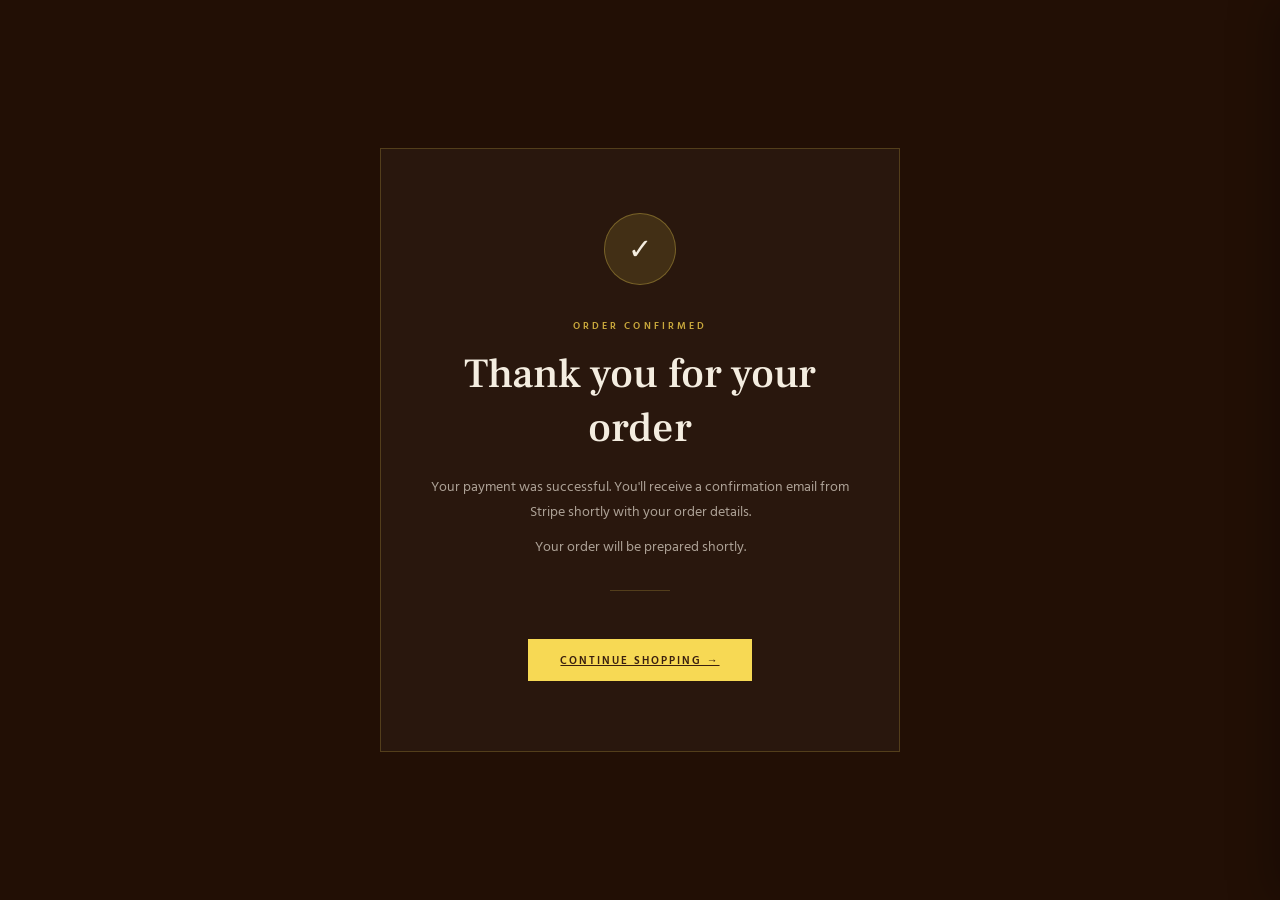
<file: success.html>
<!DOCTYPE html>
<html lang="en">
<head>
  <link rel="icon" href="img/BarkleyFavicon.ico" type="image/x-icon">
  <meta charset="UTF-8" />
  <meta name="viewport" content="width=device-width, initial-scale=1.0" />
  <title>Order Confirmed — Barkley Pet</title>
  <link rel="preconnect" href="https://fonts.googleapis.com" />
  <link rel="preconnect" href="https://fonts.gstatic.com" crossorigin />
  <link href="https://fonts.googleapis.com/css2?family=Frank+Ruhl+Libre:wght@300;400;500;700&family=Hind+Vadodara:wght@300;400;500;600&display=swap" rel="stylesheet" />
  <script src="item_data.js"></script>
<script src="cart.js"></script>
  <style>
    :root {
      --gold: #f7d954; --gold-dim: #c9a83c;
      --brown: #6b3d28; --brown-dark: #3a1f0e; --brown-deep: #220f05;
      --cream: #f4ede0;
      --serif-body: 'Frank Ruhl Libre', Georgia, serif;
      --sans: 'Hind Vadodara', sans-serif;
      --ease-out: cubic-bezier(0.22,1,0.36,1);
    }
    * { box-sizing:border-box; margin:0; padding:0; }
    body { font-family:var(--sans); background:var(--brown-deep); color:var(--cream); min-height:100vh; display:flex; align-items:center; justify-content:center; padding:40px 24px; }

    .success-box {
      max-width:520px; width:100%; text-align:center;
      border:1px solid rgba(247,217,84,.2);
      padding:64px 48px;
      background:rgba(255,255,255,.03);
      animation:fadeUp .8s var(--ease-out) both;
    }
    @keyframes fadeUp { from { opacity:0; transform:translateY(24px); } to { opacity:1; transform:none; } }

    .success-icon {
      width:72px; height:72px; border-radius:50%;
      background:rgba(247,217,84,.12); border:1.5px solid rgba(247,217,84,.3);
      display:flex; align-items:center; justify-content:center;
      margin:0 auto 32px; font-size:1.8rem;
      animation:pop .6s var(--ease-out) .4s both;
    }
    @keyframes pop { from { transform:scale(.6); opacity:0; } to { transform:scale(1); opacity:1; } }

    .eyebrow { font-size:.65rem; font-weight:600; letter-spacing:.3em; text-transform:uppercase; color:var(--gold-dim); display:block; margin-bottom:14px; }
    h1 { font-family:var(--serif-body); font-size:clamp(1.8rem,4vw,2.6rem); font-weight:500; margin-bottom:18px; color:var(--cream); }
    p  { font-size:.9rem; color:rgba(244,237,224,.65); line-height:1.75; margin-bottom:10px; }

    .divider { width:60px; height:1px; background:rgba(247,217,84,.2); margin:32px auto; }

    .btn-back {
      display:inline-block; margin-top:16px;
      font-family:var(--sans); font-size:.68rem; font-weight:600;
      letter-spacing:.18em; text-transform:uppercase;
      padding:13px 32px; background:var(--gold); color:var(--brown-dark);
      position:relative; overflow:hidden;
      transition:transform .25s var(--ease-out), box-shadow .25s, color .3s;
    }
    .btn-back::before { content:''; position:absolute; inset:0; background:var(--brown-dark); transform:translateX(-101%); transition:transform .35s var(--ease-out); }
    .btn-back:hover::before { transform:translateX(0); }
    .btn-back:hover { color:var(--gold); transform:translateY(-2px); box-shadow:0 8px 24px rgba(247,217,84,.2); }
    .btn-back span { position:relative; z-index:1; }
  </style>
</head>
<body>
  <div class="success-box">
    <div class="success-icon">✓</div>
    <span class="eyebrow">Order Confirmed</span>
    <h1>Thank you for your order</h1>
    <p>Your payment was successful. You'll receive a confirmation email from Stripe shortly with your order details.</p>
    <p>Your order will be prepared shortly.</p>
    <div class="divider"></div>
    <a href="products.html" class="btn-back"><span>Continue Shopping →</span></a>
  </div>
</body>
</html>
</file>
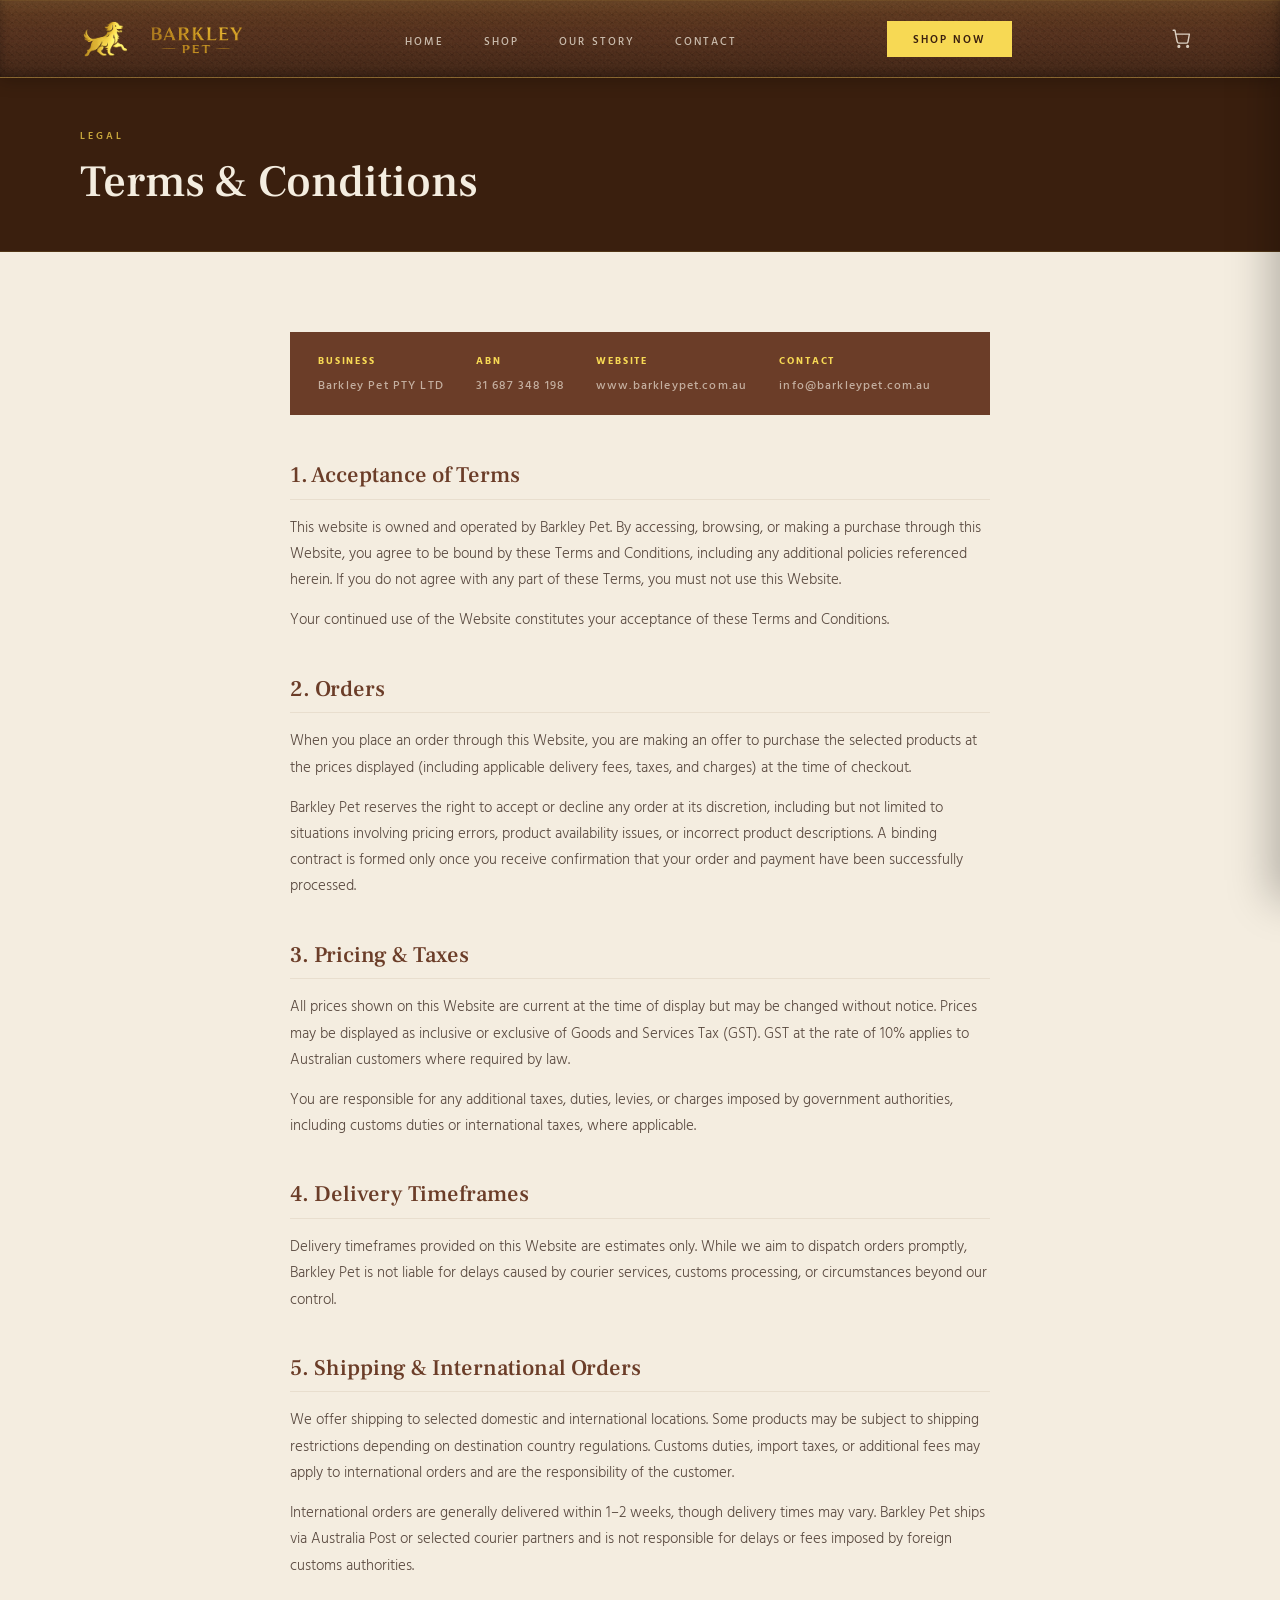
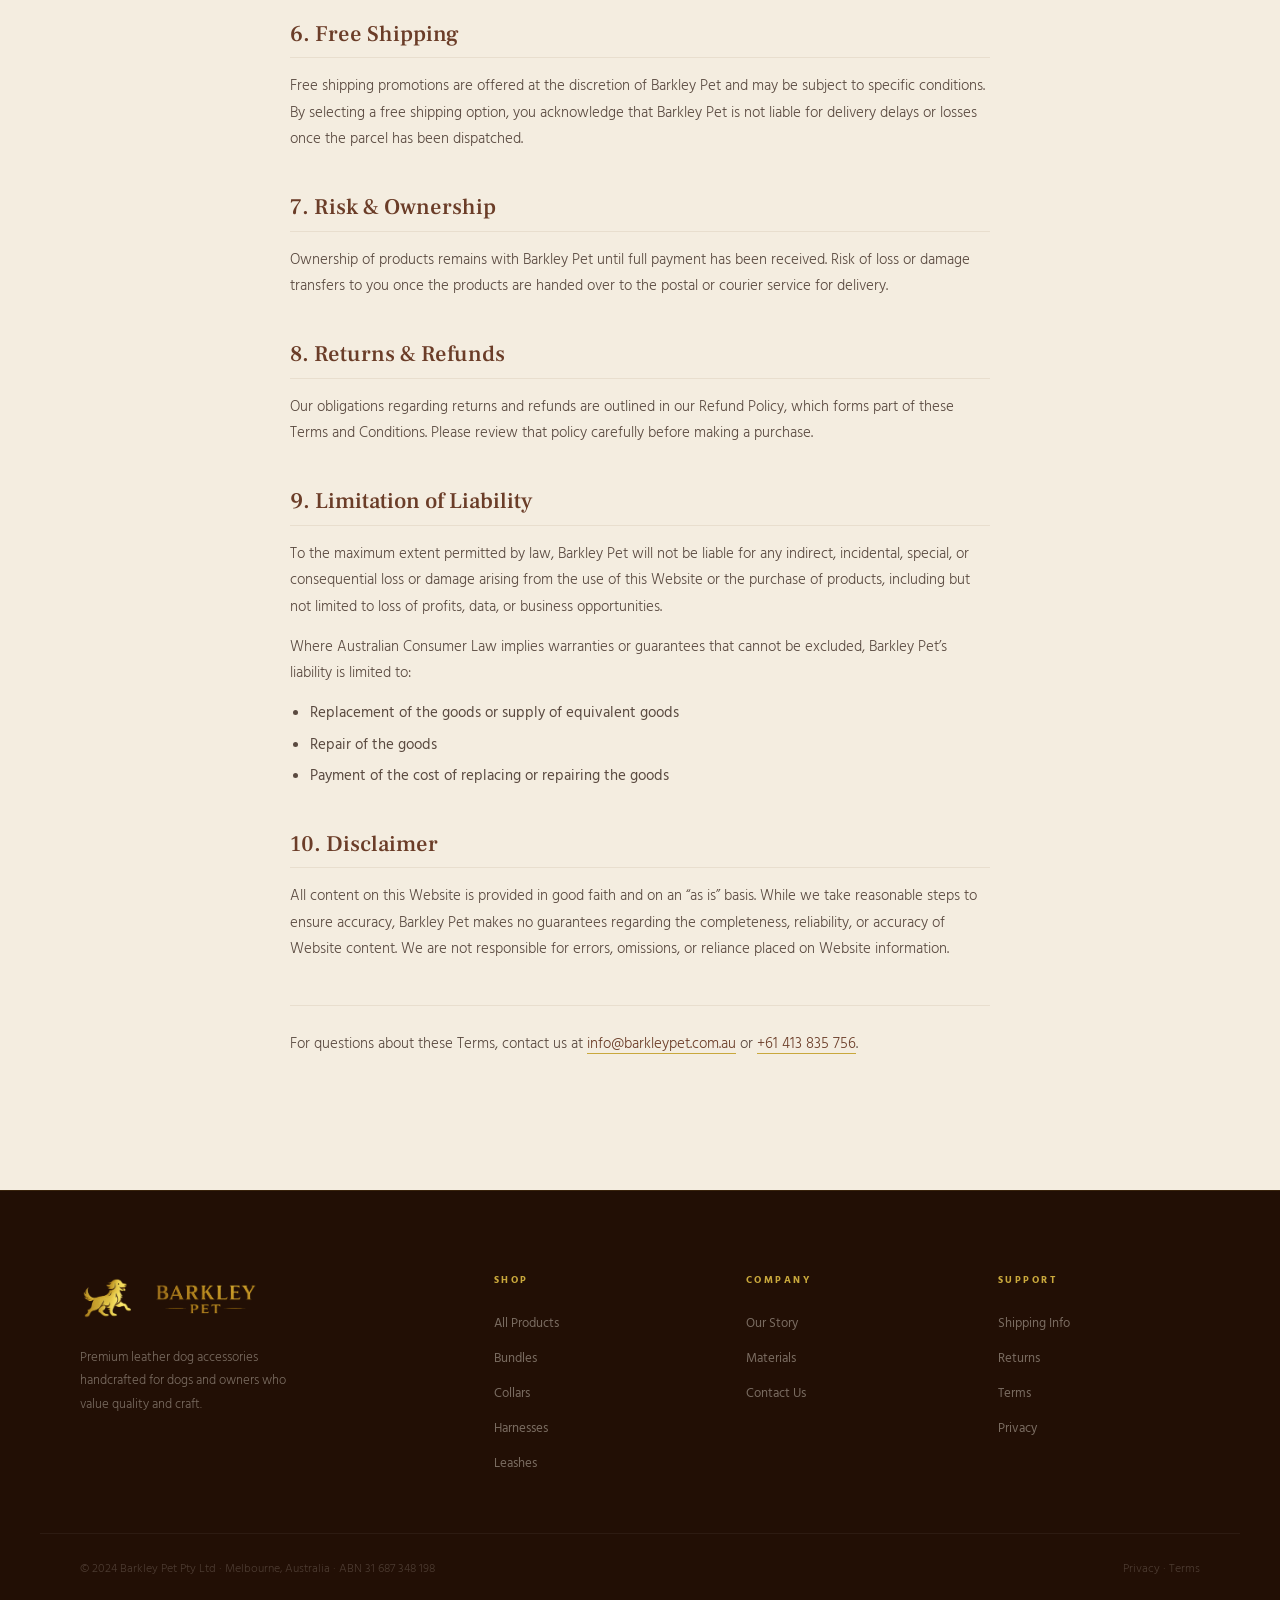
<file: terms.html>
<!DOCTYPE html>
<html lang="en">
<head>
  <link rel="icon" href="img/BarkleyFavicon.ico" type="image/x-icon">
  <meta charset="UTF-8" />
  <meta name="viewport" content="width=device-width, initial-scale=1.0" />
  <title>Terms &amp; Conditions — Barkley Pet</title>
  <link rel="preconnect" href="https://fonts.googleapis.com" />
  <link rel="preconnect" href="https://fonts.gstatic.com" crossorigin />
  <link href="https://fonts.googleapis.com/css2?family=Frank+Ruhl+Libre:wght@300;400;500;700;900&family=IM+Fell+French+Canon:ital@0;1&family=Hind+Vadodara:wght@300;400;500;600&display=swap" rel="stylesheet" />
  <link rel="stylesheet" href="styles.css" />

  <script src="item_data.js"></script>
<script src="cart.js"></script>
  <style>
    .legal-hero {
      height: 28vh; min-height: 220px; max-height: 340px;
      background: var(--brown-dark); display: flex; align-items: flex-end;
      position: relative;
      border-bottom: 1px solid rgba(247,217,84,0.12);
    }
    .legal-hero-content {
      max-width: var(--max-w); margin: 0 auto; padding: 0 40px 44px; width: 100%;
    }
    .legal-hero-content h1 {
      font-family: var(--serif-body); font-style: normal;
      font-size: clamp(1.8rem, 3.5vw, 2.8rem); color: var(--cream); font-weight: 500;
    }
    .legal-body { padding: 80px 0 120px; background: var(--cream); }
    .legal-inner {
      max-width: 780px; margin: 0 auto; padding: 0 40px;
    }
    .legal-inner h2 {
      font-family: var(--serif-body); font-size: 1.4rem; color: var(--brown);
      margin: 44px 0 14px; padding-bottom: 10px;
      border-bottom: 1px solid var(--cream-dark);
    }
    .legal-inner h2:first-of-type { margin-top: 0; }
    .legal-inner p { font-size: 0.91rem; color: #5a4a40; line-height: 1.8; margin-bottom: 14px; }
    .legal-inner ul { margin: 10px 0 18px 20px; }
    .legal-inner ul li { font-size: 0.91rem; color: #5a4a40; line-height: 1.75; margin-bottom: 6px; list-style: disc; }
    .legal-meta {
      background: var(--brown); padding: 20px 28px; margin-bottom: 48px;
      display: flex; gap: 32px; flex-wrap: wrap;
    }
    .legal-meta span { font-family: var(--sans); font-size: 0.72rem; font-weight: 500; letter-spacing: 0.1em; color: rgba(244,237,224,0.65); }
    .legal-meta strong { color: var(--gold); display: block; font-size: 0.65rem; letter-spacing: 0.18em; text-transform: uppercase; margin-bottom: 3px; }
    @media (max-width: 560px) { .legal-inner { padding: 0 22px; } .legal-hero-content { padding: 0 22px 36px; } }
  </style>
</head>
<body>

  <div class="cursor-dot" id="cursorDot"></div>
  <div class="cursor-ring" id="cursorRing"></div>

  <nav class="navbar" id="navbar">
    <div class="nav-inner">
      <a href="index.html" class="nav-logo" data-hover>
        <img src="img/BarkleyLogo3.png" alt="Barkley Pet" />
      </a>
      <ul class="nav-links">
        <li><a href="index.html">Home</a></li>
        <li><a href="products.html">Shop</a></li>
        <li><a href="about.html">Our Story</a></li>
        <li><a href="contact.html">Contact</a></li>
      </ul>
      <a href="products.html" class="nav-cta" data-hover><span>Shop Now</span></a>
      <button class="hamburger" id="hamburger" aria-label="Menu"><span></span><span></span><span></span></button>
    </div>
  </nav>
  <div class="mobile-drawer" id="drawer">
    <button class="drawer-close" id="drawerClose">&#x2715;</button>
    <img src="img/BarkleyLogo3.png" alt="Barkley Pet" class="drawer-logo" />
    <nav class="drawer-nav">
      <a href="index.html">Home</a><a href="products.html">Shop</a>
      <a href="about.html">Our Story</a><a href="contact.html">Contact</a>
    </nav>
  </div>
  <div class="drawer-overlay" id="drawerOverlay"></div>

  <div class="legal-hero">
    <div class="legal-hero-content">
      <p class="eyebrow">Legal</p>
      <h1>Terms &amp; Conditions</h1>
    </div>
  </div>

  <section class="legal-body">
    <div class="legal-inner">
      <div class="legal-meta">
        <div><strong>Business</strong><span>Barkley Pet PTY LTD</span></div>
        <div><strong>ABN</strong><span>31 687 348 198</span></div>
        <div><strong>Website</strong><span>www.barkleypet.com.au</span></div>
        <div><strong>Contact</strong><span>info@barkleypet.com.au</span></div>
      </div>

      <h2>1. Acceptance of Terms</h2>
      <p>This website is owned and operated by Barkley Pet. By accessing, browsing, or making a purchase through this Website, you agree to be bound by these Terms and Conditions, including any additional policies referenced herein. If you do not agree with any part of these Terms, you must not use this Website.</p>
      <p>Your continued use of the Website constitutes your acceptance of these Terms and Conditions.</p>

      <h2>2. Orders</h2>
      <p>When you place an order through this Website, you are making an offer to purchase the selected products at the prices displayed (including applicable delivery fees, taxes, and charges) at the time of checkout.</p>
      <p>Barkley Pet reserves the right to accept or decline any order at its discretion, including but not limited to situations involving pricing errors, product availability issues, or incorrect product descriptions. A binding contract is formed only once you receive confirmation that your order and payment have been successfully processed.</p>

      <h2>3. Pricing &amp; Taxes</h2>
      <p>All prices shown on this Website are current at the time of display but may be changed without notice. Prices may be displayed as inclusive or exclusive of Goods and Services Tax (GST). GST at the rate of 10% applies to Australian customers where required by law.</p>
      <p>You are responsible for any additional taxes, duties, levies, or charges imposed by government authorities, including customs duties or international taxes, where applicable.</p>

      <h2>4. Delivery Timeframes</h2>
      <p>Delivery timeframes provided on this Website are estimates only. While we aim to dispatch orders promptly, Barkley Pet is not liable for delays caused by courier services, customs processing, or circumstances beyond our control.</p>

      <h2>5. Shipping &amp; International Orders</h2>
      <p>We offer shipping to selected domestic and international locations. Some products may be subject to shipping restrictions depending on destination country regulations. Customs duties, import taxes, or additional fees may apply to international orders and are the responsibility of the customer.</p>
      <p>International orders are generally delivered within 1&ndash;2 weeks, though delivery times may vary. Barkley Pet ships via Australia Post or selected courier partners and is not responsible for delays or fees imposed by foreign customs authorities.</p>

      <h2>6. Free Shipping</h2>
      <p>Free shipping promotions are offered at the discretion of Barkley Pet and may be subject to specific conditions. By selecting a free shipping option, you acknowledge that Barkley Pet is not liable for delivery delays or losses once the parcel has been dispatched.</p>

      <h2>7. Risk &amp; Ownership</h2>
      <p>Ownership of products remains with Barkley Pet until full payment has been received. Risk of loss or damage transfers to you once the products are handed over to the postal or courier service for delivery.</p>

      <h2>8. Returns &amp; Refunds</h2>
      <p>Our obligations regarding returns and refunds are outlined in our Refund Policy, which forms part of these Terms and Conditions. Please review that policy carefully before making a purchase.</p>

      <h2>9. Limitation of Liability</h2>
      <p>To the maximum extent permitted by law, Barkley Pet will not be liable for any indirect, incidental, special, or consequential loss or damage arising from the use of this Website or the purchase of products, including but not limited to loss of profits, data, or business opportunities.</p>
      <p>Where Australian Consumer Law implies warranties or guarantees that cannot be excluded, Barkley Pet&rsquo;s liability is limited to:</p>
      <ul>
        <li>Replacement of the goods or supply of equivalent goods</li>
        <li>Repair of the goods</li>
        <li>Payment of the cost of replacing or repairing the goods</li>
      </ul>

      <h2>10. Disclaimer</h2>
      <p>All content on this Website is provided in good faith and on an &ldquo;as is&rdquo; basis. While we take reasonable steps to ensure accuracy, Barkley Pet makes no guarantees regarding the completeness, reliability, or accuracy of Website content. We are not responsible for errors, omissions, or reliance placed on Website information.</p>

      <p style="margin-top: 44px; padding-top: 24px; border-top: 1px solid var(--cream-dark);">
        For questions about these Terms, contact us at <a href="mailto:info@barkleypet.com.au" style="color: var(--brown); border-bottom: 1px solid var(--gold-dim);">info@barkleypet.com.au</a> or <a href="tel:+61413835756" style="color: var(--brown); border-bottom: 1px solid var(--gold-dim);">+61 413 835 756</a>.
      </p>
    </div>
  </section>

<!-- FOOTER -->
<footer class="footer">
  <div class="footer-inner">
    <div class="footer-brand">
      <img src="img/BarkleyLogo3.png" alt="Barkley Pet" class="footer-logo" />
      <p>Premium leather dog accessories handcrafted for dogs and owners who value quality and craft.</p>
    </div>
    <div class="footer-col">
      <h4>Shop</h4>
      <ul>
        <li><a href="products.html">All Products</a></li>
        <li><a href="#bundles">Bundles</a></li>
        <li><a href="products.html">Collars</a></li>
        <li><a href="products.html">Harnesses</a></li>
        <li><a href="products.html">Leashes</a></li>
      </ul>
    </div>
    <div class="footer-col">
      <h4>Company</h4>
      <ul>
        <li><a href="about.html">Our Story</a></li>
        <li><a href="about.html">Materials</a></li>
        <li><a href="contact.html">Contact Us</a></li>
      </ul>
    </div>
    <div class="footer-col">
      <h4>Support</h4>
      <ul>
        <li><a href="contact.html">Shipping Info</a></li>
        <li><a href="contact.html">Returns</a></li>
        <li><a href="terms.html">Terms</a></li>
        <li><a href="privacy.html">Privacy</a></li>
      </ul>
    </div>
  </div>
  <div class="footer-bottom">
    <p>&copy; 2024 Barkley Pet Pty Ltd &middot; Melbourne, Australia &middot; ABN 31 687 348 198</p>
    <p><a href="privacy.html">Privacy</a> &middot; <a href="terms.html">Terms</a></p>
  </div>
</footer>

  <script>
    const dot=document.getElementById('cursorDot'),ring=document.getElementById('cursorRing');
    let mx=0,my=0,rx=0,ry=0;
    document.addEventListener('mousemove',e=>{mx=e.clientX;my=e.clientY;dot.style.left=mx+'px';dot.style.top=my+'px';});
    (function loop(){rx+=(mx-rx)*0.11;ry+=(my-ry)*0.11;ring.style.left=rx+'px';ring.style.top=ry+'px';requestAnimationFrame(loop);})();
    document.querySelectorAll('[data-hover],a,button').forEach(el=>{el.addEventListener('mouseenter',()=>ring.classList.add('hovered'));el.addEventListener('mouseleave',()=>ring.classList.remove('hovered'));});
    if('ontouchstart' in window){dot.style.display=ring.style.display='none';document.body.style.cursor='auto';}
    const hbg=document.getElementById('hamburger'),drw=document.getElementById('drawer'),ovl=document.getElementById('drawerOverlay'),cls=document.getElementById('drawerClose');
    const open=()=>{drw.classList.add('open');ovl.classList.add('open');hbg.classList.add('open');document.body.style.overflow='hidden';};
    const close=()=>{drw.classList.remove('open');ovl.classList.remove('open');hbg.classList.remove('open');document.body.style.overflow='';};
    hbg.addEventListener('click',open);cls.addEventListener('click',close);ovl.addEventListener('click',close);
  </script>
</body>
</html>
</file>
<file: styles.css>
/* ══════════════════════════════════════════════════════════
   BARKLEY PET — STYLES.CSS
   Synced to index.html
   Gold:        #f7d954
   Brown:       #6b3d28 / #4e2a18
   Dark brown:  #3a1f0e
   Deeper:      #220f05
   Cream:       #f4ede0
══════════════════════════════════════════════════════════ */

@import url('https://fonts.googleapis.com/css2?family=Frank+Ruhl+Libre:wght@300;400;500;700;900&family=IM+Fell+French+Canon:ital@0;1&family=Hind+Vadodara:wght@300;400;500;600&display=swap');

/* ── Variables ── */
:root {
  --gold:         #f7d954;
  --gold-dim:     #c9a83c;
  --gold-dark:    #9a7a1e;
  --brown:        #6b3d28;
  --brown-mid:    #4e2a18;
  --brown-dark:   #3a1f0e;
  --brown-deep:   #220f05;
  --cream:        #f4ede0;
  --cream-dark:   #e8dece;
  --text-on-dark: rgba(244,237,224,0.72);
  --text-muted:   rgba(244,237,224,0.42);

  --serif-display: 'IM Fell French Canon', Georgia, serif;
  --serif-body:    'Frank Ruhl Libre', Georgia, serif;
  --sans:          'Hind Vadodara', 'Helvetica Neue', sans-serif;

  --max-w: 1200px;
  --nav-h: 78px;

  --ease-out:   cubic-bezier(0.22, 1, 0.36, 1);
  --ease-inout: cubic-bezier(0.65, 0, 0.35, 1);
}

/* ── Reset ── */
*, *::before, *::after { box-sizing: border-box; margin: 0; padding: 0; }
html { scroll-behavior: smooth; font-size: 16px; }
body {
  font-family: var(--sans);
  background: var(--cream);
  color: var(--brown-dark);
  overflow-x: hidden;
}
@media (hover: none) { body { cursor: auto; } }
img    { display: block; max-width: 100%; }
a      { text-decoration: none; color: inherit; }
ul     { list-style: none; }
button { border: none; background: none; font-family: var(--sans); }

/* ══════════════════════════════════════════════════════════
   TYPOGRAPHY
══════════════════════════════════════════════════════════ */
h1 {
  font-family: var(--serif-display);
  font-style: italic;
  font-weight: 400;
  line-height: 1.1;
  font-size: clamp(2.8rem, 5.5vw, 5.2rem);
}
h2 {
  font-family: var(--serif-body);
  font-weight: 500;
  line-height: 1.15;
  font-size: clamp(1.9rem, 3.2vw, 3rem);
}
h3 {
  font-family: var(--serif-body);
  font-weight: 400;
  font-size: clamp(1.2rem, 1.8vw, 1.65rem);
  line-height: 1.2;
}
p {
  font-family: var(--sans);
  font-weight: 300;
  line-height: 1.75;
  font-size: 0.94rem;
}

.eyebrow {
  font-family: var(--sans);
  font-size: 0.65rem;
  font-weight: 600;
  letter-spacing: 0.3em;
  text-transform: uppercase;
  color: var(--gold-dim);
  display: block;
  margin-bottom: 14px;
}

.gold-rule {
  width: 44px;
  height: 1px;
  background: var(--gold-dim);
  margin: 20px auto;
  transition: width 0.5s var(--ease-out);
}
.gold-rule.wide  { width: 90px; }
.gold-rule--left { margin: 20px 0; }

/* ══════════════════════════════════════════════════════════
   BUTTONS
══════════════════════════════════════════════════════════ */
.btn-gold {
  display: inline-block;
  padding: 14px 36px;
  background: var(--gold);
  color: var(--brown-dark);
  font-family: var(--sans);
  font-size: 0.7rem;
  font-weight: 600;
  letter-spacing: 0.2em;
  text-transform: uppercase;
  position: relative;
  overflow: hidden;
  transition: color 0.3s, transform 0.25s var(--ease-out), box-shadow 0.3s;
}
.btn-gold::before {
  content: '';
  position: absolute;
  inset: 0;
  background: var(--brown-dark);
  transform: translateX(-101%);
  transition: transform 0.4s var(--ease-out);
}
.btn-gold:hover::before { transform: translateX(0); }
.btn-gold:hover {
  color: var(--gold);
  transform: translateY(-2px);
  box-shadow: 0 10px 32px rgba(247,217,84,0.25);
}
.btn-gold span { position: relative; z-index: 1; }

.btn-ghost {
  display: inline-block;
  padding: 13px 34px;
  border: 1px solid rgba(244,237,224,0.35);
  color: var(--cream);
  font-family: var(--sans);
  font-size: 0.7rem;
  font-weight: 500;
  letter-spacing: 0.2em;
  text-transform: uppercase;
  position: relative;
  overflow: hidden;
  transition: color 0.3s, border-color 0.3s, transform 0.25s var(--ease-out);
}
.btn-ghost::before {
  content: '';
  position: absolute;
  inset: 0;
  background: rgba(247,217,84,0.08);
  transform: scaleX(0);
  transform-origin: left;
  transition: transform 0.4s var(--ease-out);
}
.btn-ghost:hover::before { transform: scaleX(1); }
.btn-ghost:hover {
  border-color: var(--gold-dim);
  color: var(--gold);
  transform: translateY(-2px);
}
.btn-ghost span { position: relative; z-index: 1; }

.btn-outline {
  display: inline-block;
  padding: 13px 32px;
  border: 1px solid var(--gold-dim);
  color: var(--gold-dim);
  font-family: var(--sans);
  font-size: 0.7rem;
  font-weight: 500;
  letter-spacing: 0.2em;
  text-transform: uppercase;
  position: relative;
  overflow: hidden;
  transition: color 0.3s, transform 0.25s var(--ease-out);
}
.btn-outline::before {
  content: '';
  position: absolute;
  inset: 0;
  background: var(--gold);
  transform: translateY(101%);
  transition: transform 0.35s var(--ease-out);
}
.btn-outline:hover::before { transform: translateY(0); }
.btn-outline:hover {
  color: var(--brown-dark);
  transform: translateY(-2px);
}
.btn-outline span { position: relative; z-index: 1; }

/* ══════════════════════════════════════════════════════════
   NAVBAR
   — Layered leather texture matching index.html exactly
══════════════════════════════════════════════════════════ */
.navbar {
  position: fixed;
  top: 0; left: 0;
  width: 100%;
  z-index: 900;
  height: var(--nav-h);
  background-color: var(--brown-mid);
  background-image:
    linear-gradient(
      180deg,
      rgba(255,210,100,0.13) 0%,
      rgba(255,190,60,0.05) 18%,
      transparent 45%
    ),
    linear-gradient(
      180deg,
      transparent 50%,
      rgba(0,0,0,0.22) 100%
    ),
    repeating-linear-gradient(
      38deg,
      transparent,
      transparent 3px,
      rgba(0,0,0,0.09) 3px,
      rgba(0,0,0,0.09) 4px,
      transparent 4px,
      transparent 8px
    ),
    repeating-linear-gradient(
      -38deg,
      transparent,
      transparent 3px,
      rgba(0,0,0,0.06) 3px,
      rgba(0,0,0,0.06) 4px,
      transparent 4px,
      transparent 8px
    ),
    url("data:image/svg+xml,%3Csvg xmlns='http://www.w3.org/2000/svg' width='300' height='300'%3E%3Cfilter id='n'%3E%3CfeTurbulence type='fractalNoise' baseFrequency='0.55' numOctaves='5' stitchTiles='stitch'/%3E%3CfeColorMatrix type='matrix' values='0 0 0 0 0.22 0 0 0 0 0.12 0 0 0 0 0.06 0 0 0 0.28 0'/%3E%3C/filter%3E%3Crect width='300' height='300' filter='url(%23n)'/%3E%3C/svg%3E");
  background-size:
    100% 100%,
    100% 100%,
    8px 8px,
    8px 8px,
    300px 300px;
  border-bottom: 1px solid rgba(247,217,84,0.22);
  box-shadow:
    inset 0 1px 0 rgba(255,200,80,0.08),
    inset 0 -3px 10px rgba(0,0,0,0.3),
    0 2px 16px rgba(0,0,0,0.25);
  transition: background-color 0.4s var(--ease-out), box-shadow 0.4s, height 0.35s;
}
.navbar.scrolled {
  background-color: var(--brown-dark);
  box-shadow: 0 2px 40px rgba(0,0,0,0.55), inset 0 -3px 10px rgba(0,0,0,0.35);
  border-bottom-color: rgba(247,217,84,0.28);
  height: 64px;
}

.nav-inner {
  max-width: var(--max-w);
  margin: 0 auto;
  padding: 0 40px;
  height: 100%;
  display: flex;
  align-items: center;
  justify-content: space-between;
}

.nav-logo {
  display: flex;
  align-items: center;
  transition: opacity 0.3s, transform 0.3s var(--ease-out);
}
.nav-logo:hover { opacity: 0.82; transform: scale(0.97); }
.nav-logo img {
  height: 50px;
  width: auto;
  object-fit: contain;
  mix-blend-mode: lighten;
  filter: brightness(1.1);
}
.navbar.scrolled .nav-logo img { height: 40px; }

.nav-links {
  display: flex;
  align-items: center;
  gap: 40px;
}
.nav-links a {
  font-family: var(--sans);
  font-size: 0.7rem;
  font-weight: 500;
  letter-spacing: 0.18em;
  text-transform: uppercase;
  color: rgba(244,237,224,0.75);
  position: relative;
  transition: color 0.25s;
}
.nav-links a::before,
.nav-links a::after {
  content: '';
  position: absolute;
  bottom: -5px;
  height: 1px;
  background: var(--gold);
  width: 0;
  transition: width 0.3s var(--ease-out);
}
.nav-links a::before { right: 50%; }
.nav-links a::after  { left:  50%; }
.nav-links a:hover,
.nav-links a.active  { color: var(--gold); }
.nav-links a:hover::before,
.nav-links a:hover::after,
.nav-links a.active::before,
.nav-links a.active::after { width: 50%; }

.nav-cta {
  font-family: var(--sans);
  font-size: 0.68rem;
  font-weight: 600;
  letter-spacing: 0.18em;
  text-transform: uppercase;
  padding: 10px 26px;
  background: var(--gold);
  color: var(--brown-dark);
  position: relative;
  overflow: hidden;
  transition: transform 0.25s var(--ease-out), box-shadow 0.25s, color 0.3s;
}
.nav-cta::before {
  content: '';
  position: absolute;
  inset: 0;
  background: var(--brown-dark);
  transform: translateX(-101%);
  transition: transform 0.35s var(--ease-out);
}
.nav-cta span { position: relative; z-index: 1; }
.nav-cta:hover::before { transform: translateX(0); }
.nav-cta:hover {
  color: var(--gold);
  transform: translateY(-1px);
  box-shadow: 0 8px 24px rgba(247,217,84,0.2);
}

/* Hamburger */
.hamburger {
  display: none;
  flex-direction: column;
  gap: 5px;
  padding: 4px;
}
.hamburger span {
  display: block;
  width: 22px;
  height: 1.5px;
  background: var(--cream);
  transform-origin: center;
  transition: transform 0.3s var(--ease-out), opacity 0.3s;
}
.hamburger.open span:nth-child(1) { transform: translateY(6.5px) rotate(45deg); }
.hamburger.open span:nth-child(2) { opacity: 0; transform: scaleX(0); }
.hamburger.open span:nth-child(3) { transform: translateY(-6.5px) rotate(-45deg); }

/* Mobile drawer */
.mobile-drawer {
  position: fixed;
  top: 0; right: -100%;
  width: min(320px, 100%);
  height: 100%;
  background: var(--brown-deep);
  border-left: 1px solid rgba(247,217,84,0.12);
  z-index: 950;
  padding: 48px 36px;
  display: flex;
  flex-direction: column;
  transition: right 0.4s var(--ease-out);
}
.mobile-drawer.open { right: 0; }

.drawer-close {
  align-self: flex-end;
  color: var(--cream);
  font-size: 1.1rem;
  opacity: 0.5;
  margin-bottom: 36px;
  transition: opacity 0.2s, transform 0.3s;
}
.drawer-close:hover { opacity: 1; transform: rotate(90deg); }

.drawer-logo {
  height: 48px;
  margin-bottom: 44px;
  mix-blend-mode: lighten;
}

.drawer-nav {
  display: flex;
  flex-direction: column;
  gap: 26px;
}
.drawer-nav a {
  font-family: var(--serif-body);
  font-size: 1.6rem;
  color: rgba(244,237,224,0.7);
  transition: color 0.2s, transform 0.25s var(--ease-out);
}
.drawer-nav a:hover {
  color: var(--gold);
  transform: translateX(6px);
}

.drawer-overlay {
  position: fixed;
  inset: 0;
  background: rgba(0,0,0,0.65);
  z-index: 940;
  opacity: 0;
  pointer-events: none;
  transition: opacity 0.4s;
}
.drawer-overlay.open { opacity: 1; pointer-events: all; }

/* ══════════════════════════════════════════════════════════
   HERO — Two-column split (matches index.html)
══════════════════════════════════════════════════════════ */
.hero {
  height: auto;
  min-height: 94vh;
  display: grid;
  grid-template-columns: 1fr 1fr;
  overflow: hidden;
  position: relative;
  background: var(--brown-deep);
}

/* Left text panel with leather-texture background */
.hero-left {
  display: flex;
  flex-direction: column;
  justify-content: center;
  padding: 140px 72px 100px;
  position: relative;
  z-index: 2;
}
.hero-left::before {
  content: '';
  position: absolute;
  inset: 0;
  background-color: var(--brown-deep);
  background-image: 
    radial-gradient(circle at 15% 0%, rgba(247, 217, 84, 0.12) 0%, transparent 60%),
    linear-gradient(110deg, var(--brown-mid) 0%, var(--brown-deep) 65%);
  box-shadow: inset -20px 0 50px rgba(0,0,0,0.4);
  pointer-events: none;
}
.hero-left > * { position: relative; z-index: 1; }

/* Right image panel */
.hero-right {
  position: relative;
  overflow: hidden;
}
.hero-right img {
  width: 100%;
  height: 100%;
  object-fit: cover;
  object-position: center top;
  display: block;
  filter: brightness(0.88) sepia(8%);
  transform: scale(1.05);
  animation: heroImg 1.6s var(--ease-out) 0.1s forwards;
  will-change: transform;
}
@keyframes heroImg {
  to { transform: scale(1); filter: brightness(0.92) sepia(5%); }
}
.hero-right::before {
  content: '';
  position: absolute;
  top: 0; left: 0; bottom: 0;
  width: 3px;
  background: linear-gradient(to bottom, transparent, var(--gold) 25%, var(--gold) 75%, transparent);
  z-index: 2;
}
.hero-right::after {
  content: '';
  position: absolute;
  inset: 0;
  background: linear-gradient(to left, rgba(26,13,7,0.12) 0%, transparent 30%);
  z-index: 1;
}

/* Hero text animations */
.hero-eyebrow {
  font-family: var(--sans);
  font-size: 0.7rem;
  font-weight: 600;
  letter-spacing: 0.3em;
  text-transform: uppercase;
  color: var(--gold-dim);
  margin-bottom: 22px;
  display: block;
  opacity: 0;
  animation: fadeUp 0.9s var(--ease-out) 0.4s forwards;
}
.hero-title {
  font-family: var(--serif-display);
  font-style: italic;
  font-weight: 400;
  font-size: clamp(3rem, 4.5vw, 5.2rem);
  color: var(--cream);
  line-height: 1.08;
  margin-bottom: 28px;
  opacity: 0;
  animation: fadeUp 1s var(--ease-out) 0.6s forwards;
}
.hero-title em { color: var(--gold); display: block; }

.hero-sub {
  font-family: var(--sans);
  font-size: 1.05rem;
  font-weight: 300;
  color: var(--text-on-dark);
  line-height: 1.8;
  max-width: 400px;
  margin-bottom: 48px;
  opacity: 0;
  animation: fadeUp 0.9s var(--ease-out) 0.8s forwards;
}
.hero-btns {
  display: flex;
  gap: 14px;
  flex-wrap: wrap;
  opacity: 0;
  animation: fadeUp 0.9s var(--ease-out) 1s forwards;
}

/* Scroll indicator */
.hero-scroll {
  position: absolute;
  bottom: 32px;
  left: 50%;
  transform: translateX(-50%);
  display: flex;
  flex-direction: column;
  align-items: center;
  z-index: 10;
}
.scroll-line {
  width: 1px;
  height: 0;
  background: linear-gradient(to bottom, var(--gold-dim), transparent);
  animation: growLine 1.2s var(--ease-out) 1.5s forwards;
}
@keyframes growLine { to { height: 52px; } }

/* ══════════════════════════════════════════════════════════
   MARQUEE BAR
══════════════════════════════════════════════════════════ */
.marquee-bar {
  background: var(--gold);
  overflow: hidden;
  border-top: 1px solid rgba(0,0,0,0.08);
  border-bottom: 1px solid rgba(0,0,0,0.08);
}
.marquee-track {
  display: flex;
  width: max-content;
  animation: marqueeScroll 28s linear infinite;
}
.marquee-track:hover { animation-play-state: paused; }
.marquee-item {
  display: flex;
  align-items: center;
  gap: 0;
  white-space: nowrap;
  padding: 13px 0;
}
.marquee-item span {
  font-family: var(--sans);
  font-size: 0.65rem;
  font-weight: 700;
  letter-spacing: 0.28em;
  text-transform: uppercase;
  color: var(--brown-dark);
  padding: 0 28px;
}
.marquee-dot {
  width: 4px;
  height: 4px;
  border-radius: 50%;
  background: var(--brown-mid);
  opacity: 0.5;
  flex-shrink: 0;
}
@keyframes marqueeScroll {
  0%   { transform: translateX(0); }
  100% { transform: translateX(-50%); }
}

/* ══════════════════════════════════════════════════════════
   TRUST BAR — Full-bleed grid (matches index.html)
══════════════════════════════════════════════════════════ */
.trust-bar {
  background: var(--brown-deep);
  border-top: 1px solid rgba(247,217,84,0.12);
  border-bottom: 1px solid rgba(247,217,84,0.12);
}
.trust-grid {
  display: grid;
  grid-template-columns: repeat(4, 1fr);
}
.trust-card {
  padding: 44px 36px;
  border-right: 1px solid rgba(247,217,84,0.1);
  position: relative;
  overflow: hidden;
  transition: background 0.4s var(--ease-out);
  cursor: default;
}
.trust-card:last-child { border-right: none; }
.trust-card::before {
  content: '';
  position: absolute;
  inset: 0;
  background: linear-gradient(135deg, rgba(247,217,84,0.07) 0%, transparent 60%);
  opacity: 0;
  transition: opacity 0.4s;
}
.trust-card:hover::before { opacity: 1; }
.trust-card::after {
  content: '';
  position: absolute;
  bottom: 0; left: 0;
  width: 0;
  height: 2px;
  background: var(--gold);
  transition: width 0.5s var(--ease-out);
}
.trust-card:hover::after { width: 100%; }

.trust-card__icon {
  width: 32px;
  height: 2px;
  background: var(--gold-dim);
  margin-bottom: 18px;
  transition: width 0.4s var(--ease-out), background 0.3s;
}
.trust-card:hover .trust-card__icon { width: 48px; background: var(--gold); }

.trust-card__title {
  font-family: var(--serif-body);
  font-size: 1.45rem;
  font-weight: 500;
  color: var(--cream);
  margin-bottom: 12px;
  line-height: 1.2;
  transition: color 0.3s;
}
.trust-card:hover .trust-card__title { color: var(--gold); }

.trust-card__desc {
  font-family: var(--sans);
  font-size: 0.84rem;
  font-weight: 300;
  color: rgba(244,237,224,0.5);
  line-height: 1.65;
}

/* ══════════════════════════════════════════════════════════
   SCROLL FEATURE — contained sticky card
══════════════════════════════════════════════════════════ */
.scroll-feature-wrap {
  padding: 80px 40px;
  background: var(--cream-dark);
  border-top: 1px solid rgba(82,52,38,0.08);
  border-bottom: 1px solid rgba(82,52,38,0.08);
}
.scroll-feature {
  position: relative;
  height: 270vh;
  max-width: var(--max-w);
  margin: 0 auto;
}
.scroll-feature-sticky {
  position: sticky;
  top: calc(var(--nav-h) + 24px);
  background: var(--cream);
  border: 1px solid rgba(82,52,38,0.12);
  border-radius: 4px;
  overflow: hidden;
  box-shadow: 0 12px 48px rgba(82,52,38,0.1), 0 2px 8px rgba(82,52,38,0.06);
  min-height: 520px;
  display: flex;
  align-items: stretch;
}
.sf-inner {
  display: grid;
  grid-template-columns: 1fr 360px;
  width: 100%;
}
.sf-text-panel {
  padding: 56px 56px 48px;
  display: flex;
  flex-direction: column;
  justify-content: center;
  position: relative;
}
.sf-step-dots {
  position: absolute;
  right: 28px;
  top: 50%;
  transform: translateY(-50%);
  display: flex;
  flex-direction: column;
  gap: 10px;
  align-items: center;
}
.sf-dot {
  width: 6px;
  height: 6px;
  border-radius: 3px;
  background: rgba(82,52,38,0.18);
  transition: background 0.4s, transform 0.4s var(--ease-out), height 0.4s var(--ease-out);
}
.sf-dot.active { background: var(--gold-dark); height: 22px; }
.sf-dot.done   { background: rgba(82,52,38,0.35); }

.sf-top-progress {
  position: absolute;
  top: 0; left: 0; right: 0;
  height: 3px;
  background: rgba(82,52,38,0.06);
  overflow: hidden;
}
.sf-top-progress-fill {
  height: 100%;
  background: var(--gold-dim);
  width: 0%;
  transition: width 0.08s linear;
}
.sf-texts {
  position: relative;
  min-height: 240px;
}
.sf-slide {
  position: absolute;
  inset: 0;
  display: flex;
  flex-direction: column;
  justify-content: center;
  opacity: 0;
  transform: translateY(14px);
  transition: opacity 0.45s var(--ease-out), transform 0.5s var(--ease-out);
  pointer-events: none;
}
.sf-slide.active { opacity: 1; transform: translateY(0); pointer-events: auto; }

.sf-eyebrow {
  font-family: var(--sans);
  font-size: 0.62rem;
  font-weight: 600;
  letter-spacing: 0.28em;
  text-transform: uppercase;
  color: var(--gold-dark);
  margin-bottom: 14px;
  display: block;
}
.sf-title {
  font-family: var(--serif-body);
  font-weight: 500;
  font-size: clamp(1.5rem, 2.4vw, 2.1rem);
  color: var(--brown-dark);
  line-height: 1.2;
  margin-bottom: 18px;
}
.sf-desc {
  font-family: var(--sans);
  font-weight: 300;
  font-size: 0.93rem;
  color: #6b5040;
  line-height: 1.8;
  max-width: 400px;
}
.sf-counter {
  margin-top: 32px;
  font-family: var(--serif-display);
  font-style: italic;
  font-size: 1.1rem;
  color: rgba(82,52,38,0.25);
  letter-spacing: 0.05em;
}
.sf-counter strong {
  color: var(--brown-mid);
  font-style: normal;
  font-family: var(--serif-body);
}
.sf-image-panel {
  position: relative;
  overflow: hidden;
  border-left: 1px solid rgba(82,52,38,0.1);
}
.sf-img {
  position: absolute;
  inset: 0;
  opacity: 0;
  transition: opacity 0.55s var(--ease-out);
}
.sf-img.active { opacity: 1; }
.sf-img img {
  width: 100%; height: 100%;
  object-fit: cover;
  filter: brightness(0.88) sepia(8%) saturate(0.95);
  transform: scale(1.04);
  transition: transform 0.55s var(--ease-out);
}
.sf-img.active img { transform: scale(1); }
.sf-image-panel::after {
  content: '';
  position: absolute;
  bottom: 0; left: 0; right: 0;
  height: 3px;
  background: var(--gold-dim);
  z-index: 2;
}
.sf-scroll-hint {
  position: absolute;
  bottom: 20px;
  left: 50%;
  transform: translateX(-50%);
  font-family: var(--sans);
  font-size: 0.6rem;
  font-weight: 600;
  letter-spacing: 0.2em;
  text-transform: uppercase;
  color: rgba(82,52,38,0.4);
  display: flex;
  align-items: center;
  gap: 8px;
  transition: opacity 0.4s;
  z-index: 5;
  pointer-events: none;
  white-space: nowrap;
}
.sf-scroll-hint::before {
  content: '';
  display: block;
  width: 1px;
  height: 18px;
  background: rgba(82,52,38,0.25);
  animation: bounceDown 0.9s ease-in-out infinite;
}
@keyframes bounceDown {
  0%, 100% { transform: translateY(-3px); }
  50%       { transform: translateY(3px); }
}
.sf-scroll-hint.hidden { opacity: 0; }

/* Floating side indicator */
.sf-side-indicator {
  position: fixed;
  right: 28px;
  top: 50%;
  transform: translateY(-50%);
  z-index: 800;
  display: flex;
  flex-direction: column;
  gap: 8px;
  align-items: center;
  opacity: 0;
  pointer-events: none;
  transition: opacity 0.5s var(--ease-out);
}
.sf-side-indicator.visible { opacity: 1; pointer-events: auto; }
.sf-side-pip {
  width: 4px;
  height: 4px;
  border-radius: 2px;
  background: rgba(82,52,38,0.2);
  transition: background 0.4s, transform 0.4s var(--ease-out), height 0.4s;
}
.sf-side-pip.active { background: var(--gold-dark); height: 18px; }
.sf-side-pip.done   { background: rgba(82,52,38,0.4); }

/* ══════════════════════════════════════════════════════════
   SHARED
══════════════════════════════════════════════════════════ */
.section-wrap {
  max-width: var(--max-w);
  margin: 0 auto;
  padding: 0 40px;
}
.section-header {
  text-align: center;
  margin-bottom: 70px;
}
.section-header h2 { margin-bottom: 8px; font-size: clamp(2.2rem, 3.5vw, 3.4rem); }
.section-sub {
  max-width: 460px;
  margin: 0 auto;
  font-size: 0.9rem;
  line-height: 1.75;
}

/* ══════════════════════════════════════════════════════════
   STAT STRIP
══════════════════════════════════════════════════════════ */
.stat-strip {
  background: var(--brown-mid);
  border-top: 1px solid rgba(247,217,84,0.12);
  border-bottom: 1px solid rgba(247,217,84,0.12);
}
.stat-grid {
  display: grid;
  grid-template-columns: repeat(4, 1fr);
}
.stat-card {
  padding: 52px 36px;
  text-align: center;
  border-right: 1px solid rgba(247,217,84,0.1);
  position: relative;
  overflow: hidden;
  transition: background 0.35s;
}
.stat-card:last-child { border-right: none; }
.stat-card:hover { background: rgba(247,217,84,0.04); }

.stat-num {
  font-family: var(--serif-display);
  font-style: italic;
  font-size: clamp(2.8rem, 4vw, 3.8rem);
  color: var(--gold);
  line-height: 1;
  display: block;
  margin-bottom: 8px;
}
.stat-label {
  font-family: var(--sans);
  font-size: 0.68rem;
  font-weight: 600;
  letter-spacing: 0.22em;
  text-transform: uppercase;
  color: rgba(244,237,224,0.45);
}

/* ══════════════════════════════════════════════════════════
   BUNDLES
══════════════════════════════════════════════════════════ */
.bundles {
  padding: 120px 0;
  background: var(--brown-dark);
  position: relative;
  overflow: hidden;
}
.bundles::after {
  content: '';
  position: absolute;
  width: 800px; height: 800px;
  border-radius: 50%;
  background: radial-gradient(circle, rgba(247,217,84,0.05) 0%, transparent 70%);
  top: 50%; left: 50%;
  transform: translate(-50%, -50%);
  pointer-events: none;
}
.bundles .section-header h2    { color: var(--cream); }
.bundles .section-header .eyebrow { color: var(--gold-dim); }
.bundles .section-sub { color: var(--text-on-dark); }

.bundle-grid {
  display: grid;
  grid-template-columns: repeat(3, 1fr);
  gap: 20px;
  position: relative;
  z-index: 1;
}
.bundle-card {
  background: rgba(255,255,255,0.025);
  border: 1px solid rgba(247,217,84,0.1);
  position: relative;
  overflow: hidden;
  transition: transform 0.45s var(--ease-out), box-shadow 0.45s var(--ease-out), border-color 0.35s;
}
.bundle-card::after {
  content: '';
  position: absolute;
  inset: 0;
  background: linear-gradient(105deg, transparent 40%, rgba(247,217,84,0.05) 50%, transparent 60%);
  transform: translateX(-100%);
  transition: transform 0.7s var(--ease-out);
  pointer-events: none;
}
.bundle-card:hover::after { transform: translateX(100%); }
.bundle-card:hover {
  transform: translateY(-8px);
  box-shadow: 0 28px 70px rgba(0,0,0,0.55);
  border-color: rgba(247,217,84,0.3);
}
.bundle-card--featured {
  border-color: rgba(247,217,84,0.35);
  background: rgba(247,217,84,0.04);
}
.bundle-card--featured:hover { border-color: var(--gold-dim); }

.bundle-badge {
  position: absolute;
  top: 18px; right: 18px;
  background: var(--gold);
  color: var(--brown-dark);
  font-family: var(--sans);
  font-size: 0.58rem;
  font-weight: 700;
  letter-spacing: 0.16em;
  text-transform: uppercase;
  padding: 5px 13px;
  z-index: 3;
}
.bundle-img-wrap {
  height: 240px;
  overflow: hidden;
  position: relative;
}
.bundle-img-wrap::after {
  content: '';
  position: absolute;
  inset: 0;
  background: linear-gradient(to top, rgba(26,13,7,0.5) 0%, transparent 50%);
  transition: opacity 0.4s;
}
.bundle-card:hover .bundle-img-wrap::after { opacity: 0.5; }
.bundle-img-wrap img {
  width: 100%; height: 100%;
  object-fit: cover;
  transition: transform 0.7s var(--ease-out), filter 0.4s;
  filter: brightness(0.82) saturate(0.85);
}
.bundle-card:hover .bundle-img-wrap img {
  transform: scale(1.06);
  filter: brightness(0.92) saturate(1);
}
.bundle-body { padding: 28px 26px 30px; }
.bundle-label {
  font-family: var(--sans);
  font-size: 0.62rem;
  font-weight: 600;
  letter-spacing: 0.24em;
  text-transform: uppercase;
  color: var(--gold-dim);
  margin-bottom: 9px;
  display: block;
}
.bundle-name {
  font-family: var(--serif-body);
  font-size: 1.5rem;
  color: var(--cream);
  margin-bottom: 12px;
  line-height: 1.18;
  transition: color 0.3s;
}
.bundle-card:hover .bundle-name { color: var(--gold); }
.bundle-desc {
  font-size: 0.83rem;
  color: var(--text-on-dark);
  line-height: 1.65;
  margin-bottom: 20px;
}
.bundle-includes {
  margin-bottom: 24px;
  border-top: 1px solid rgba(247,217,84,0.08);
  padding-top: 16px;
}
.bundle-includes li {
  font-size: 0.8rem;
  color: rgba(244,237,224,0.6);
  padding: 6px 0;
  border-bottom: 1px solid rgba(247,217,84,0.06);
  display: flex;
  align-items: center;
  gap: 10px;
  transition: color 0.25s;
}
.bundle-includes li:hover { color: var(--cream); }
.bundle-includes li::before {
  content: '';
  width: 4px; height: 4px;
  border-radius: 50%;
  background: var(--gold-dim);
  flex-shrink: 0;
  transition: background 0.25s;
}
.bundle-includes li:hover::before { background: var(--gold); }
.bundle-footer {
  display: flex;
  align-items: center;
  justify-content: space-between;
  gap: 12px;
  flex-wrap: wrap;
  margin-top: 6px;
}
.bundle-price {
  font-family: var(--serif-body);
  font-size: 1.75rem;
  color: var(--cream);
  line-height: 1;
}
.bundle-price small {
  font-family: var(--sans);
  font-size: 0.7rem;
  color: var(--text-muted);
  font-weight: 300;
  margin-left: 4px;
}

/* ══════════════════════════════════════════════════════════
   STORY SPLIT
══════════════════════════════════════════════════════════ */
.story-split {
  display: grid;
  grid-template-columns: 1fr 1fr;
  min-height: 580px;
}
.story-image {
  position: relative;
  overflow: hidden;
}
.story-image img {
  width: 100%; height: 100%;
  object-fit: cover;
  filter: brightness(0.82) sepia(12%);
  transition: transform 0.8s var(--ease-out), filter 0.5s;
  display: block;
}
.story-split:hover .story-image img {
  transform: scale(1.04);
  filter: brightness(0.9) sepia(8%);
}
.story-frame {
  position: absolute;
  inset: 22px;
  border: 1px solid rgba(247,217,84,0.2);
  pointer-events: none;
  transition: inset 0.5s var(--ease-out), border-color 0.4s;
}
.story-split:hover .story-frame {
  inset: 10px;
  border-color: rgba(247,217,84,0.4);
}
.story-text {
  background: var(--brown-mid);
  padding: 80px 70px;
  display: flex;
  flex-direction: column;
  justify-content: center;
}
.story-text h2 { color: var(--cream); margin-bottom: 0; }
.story-text p  { color: var(--text-on-dark); font-size: 0.93rem; margin-bottom: 16px; }

/* ══════════════════════════════════════════════════════════
   TESTIMONIALS
══════════════════════════════════════════════════════════ */
.testimonials {
  padding: 120px 0;
  background: var(--cream-dark);
}
.testimonials .section-header h2    { color: var(--brown-dark); }
.testimonials .section-header .eyebrow { color: var(--gold-dark); }
.testimonials .gold-rule { background: var(--gold-dark); }

.testi-grid {
  display: grid;
  grid-template-columns: repeat(3, 1fr);
  gap: 22px;
}
.testi-card {
  background: var(--cream);
  padding: 40px 34px;
  border-top: 2px solid transparent;
  position: relative;
  overflow: hidden;
  transition: transform 0.4s var(--ease-out), box-shadow 0.4s, border-color 0.3s;
}
.testi-card::before {
  content: '';
  position: absolute;
  bottom: 0; left: 0; right: 0;
  height: 0;
  background: var(--brown-mid);
  transition: height 0.4s var(--ease-out);
  z-index: 0;
}
.testi-card:hover {
  transform: translateY(-5px);
  box-shadow: 0 16px 50px rgba(82,52,38,0.14);
  border-top-color: var(--gold);
}
.testi-card:hover::before { height: 4px; }
.testi-card > * { position: relative; z-index: 1; }
.testi-stars {
  font-size: 0.78rem;
  letter-spacing: 3px;
  color: var(--gold-dim);
  margin-bottom: 18px;
  transition: letter-spacing 0.3s;
}
.testi-card:hover .testi-stars { letter-spacing: 5px; }
.testi-quote {
  font-family: var(--serif-display);
  font-style: italic;
  font-size: 1.15rem;
  color: var(--brown-dark);
  line-height: 1.65;
  margin-bottom: 26px;
}
.testi-author strong {
  display: block;
  font-family: var(--sans);
  font-size: 0.9rem;
  font-weight: 600;
  letter-spacing: 0.1em;
  color: var(--brown);
  margin-bottom: 3px;
}
.testi-author span {
  font-size: 0.73rem;
  color: #a08070;
  letter-spacing: 0.06em;
}

/* ══════════════════════════════════════════════════════════
   FINAL CTA
══════════════════════════════════════════════════════════ */
.final-cta {
  padding: 130px 40px;
  background: var(--brown-deep);
  text-align: center;
  position: relative;
  overflow: hidden;
}
.final-cta::before {
  content: 'BARKLEY';
  position: absolute;
  font-family: var(--serif-display);
  font-style: italic;
  font-size: 15vw;
  font-weight: 400;
  color: rgba(247,217,84,0.03);
  white-space: nowrap;
  top: 50%; left: 50%;
  transform: translate(-50%, -50%);
  pointer-events: none;
  letter-spacing: 0.1em;
  transition: letter-spacing 6s ease, font-size 6s ease;
}
.final-cta:hover::before { letter-spacing: 0.2em; font-size: 24vw; }
.final-cta-inner h2 {
  color: var(--cream);
  max-width: 540px;
  margin: 0 auto 18px;
}
.final-cta-inner h2 em { font-style: italic; color: var(--gold); }
.final-cta-inner > p { color: var(--text-on-dark); margin-bottom: 44px; }
.cta-btns {
  display: flex;
  gap: 14px;
  justify-content: center;
  flex-wrap: wrap;
}

/* ══════════════════════════════════════════════════════════
   FOOTER
══════════════════════════════════════════════════════════ */
.footer {
  background: var(--brown-deep);
  border-top: 1px solid rgba(247,217,84,0.1);
  padding-top: 80px;
}
.footer-inner {
  max-width: var(--max-w);
  margin: 0 auto;
  padding: 0 40px 60px;
  display: grid;
  grid-template-columns: 1.8fr 1fr 1fr 1fr;
  gap: 50px;
}
.footer-brand .footer-logo {
  height: 54px;
  margin-bottom: 20px;
  mix-blend-mode: lighten;
  transition: opacity 0.3s;
}
.footer-brand .footer-logo:hover { opacity: 0.75; }
.footer-brand p {
  font-size: 0.83rem;
  color: var(--text-muted);
  line-height: 1.75;
  max-width: 230px;
}
.footer-social {
  display: flex;
  gap: 10px;
  margin-top: 24px;
}
.footer-social a {
  width: 36px; height: 36px;
  border: 1px solid rgba(247,217,84,0.15);
  display: flex;
  align-items: center;
  justify-content: center;
  font-family: var(--sans);
  font-size: 0.64rem;
  font-weight: 600;
  color: var(--text-muted);
  transition: all 0.3s var(--ease-out);
}
.footer-social a:hover {
  border-color: var(--gold);
  color: var(--gold);
  transform: translateY(-3px);
  box-shadow: 0 6px 16px rgba(247,217,84,0.12);
}
.footer-col h4 {
  font-family: var(--sans);
  font-size: 0.64rem;
  font-weight: 700;
  letter-spacing: 0.24em;
  text-transform: uppercase;
  color: var(--gold-dim);
  margin-bottom: 22px;
}
.footer-col ul { display: flex; flex-direction: column; gap: 11px; }
.footer-col ul a {
  font-size: 0.84rem;
  color: var(--text-muted);
  position: relative;
  padding-left: 0;
  transition: color 0.25s, padding-left 0.25s var(--ease-out);
}
.footer-col ul a::before {
  content: '—';
  position: absolute;
  left: -18px;
  opacity: 0;
  color: var(--gold);
  font-size: 0.6rem;
  transition: opacity 0.25s, left 0.25s var(--ease-out);
}
.footer-col ul a:hover { color: var(--cream); padding-left: 14px; }
.footer-col ul a:hover::before { opacity: 1; left: 0; }
.footer-bottom {
  border-top: 1px solid rgba(255,255,255,0.05);
  padding: 24px 40px;
  max-width: var(--max-w);
  margin: 0 auto;
  display: flex;
  align-items: center;
  justify-content: space-between;
  flex-wrap: wrap;
  gap: 10px;
}
.footer-bottom p,
.footer-bottom a { font-size: 0.72rem; color: rgba(244,237,224,0.2); }
.footer-bottom a:hover { color: var(--gold-dim); }

/* ══════════════════════════════════════════════════════════
   SCROLL REVEAL
══════════════════════════════════════════════════════════ */
[data-reveal] {
  opacity: 0;
  transform: translateY(36px);
  transition: opacity 0.8s var(--ease-out), transform 0.8s var(--ease-out);
}
[data-reveal="left"]  { transform: translateX(-40px); }
[data-reveal="right"] { transform: translateX(40px); }
[data-reveal="scale"] { transform: scale(0.94); }
[data-reveal].revealed { opacity: 1; transform: none; }

/* Parallax elements */
[data-parallax] { will-change: transform; }

/* ══════════════════════════════════════════════════════════
   KEYFRAMES
══════════════════════════════════════════════════════════ */
@keyframes fadeUp {
  from { opacity: 0; transform: translateY(24px); }
  to   { opacity: 1; transform: none; }
}
@keyframes fadeIn {
  from { opacity: 0; }
  to   { opacity: 1; }
}

/* ══════════════════════════════════════════════════════════
   RESPONSIVE
══════════════════════════════════════════════════════════ */
@media (max-width: 980px) {
  .nav-links, .nav-cta { display: none; }
  .hamburger { display: flex; }
  .bundle-grid  { grid-template-columns: 1fr; max-width: 500px; margin: 0 auto; }
  .testi-grid   { grid-template-columns: 1fr; }
  .story-split  { grid-template-columns: 1fr; }
  .story-image  { height: 360px; }
  .story-text   { padding: 60px 40px; }
  .footer-inner { grid-template-columns: 1fr 1fr; }
}

@media (max-width: 900px) {
  .hero { grid-template-columns: 1fr; min-height: auto; }
  .hero-right { height: 55vw; min-height: 280px; order: -1; }
  .hero-right::before { display: none; }
  .hero-left { padding: 56px 24px 80px; }
  .hero-scroll { display: none; }
  .trust-grid { grid-template-columns: repeat(2, 1fr); }
  .trust-card { border-bottom: 1px solid rgba(247,217,84,0.1); padding: 32px 24px; }
  .stat-grid  { grid-template-columns: repeat(2, 1fr); }
  .stat-card  { border-bottom: 1px solid rgba(247,217,84,0.1); }
  /* Scroll feature stacked on mobile */
  .scroll-feature-wrap { padding: 40px 20px; }
  .scroll-feature { height: auto; }
  .scroll-feature-sticky { position: relative; top: auto; min-height: auto; flex-direction: column; }
  .sf-inner { grid-template-columns: 1fr; }
  .sf-image-panel { height: 220px; border-left: none; border-top: 1px solid rgba(82,52,38,0.1); }
  .sf-img { position: static; opacity: 1 !important; display: none; height: 100%; }
  .sf-img.active { display: block; }
  .sf-text-panel { padding: 36px 28px 32px; }
  .sf-texts { min-height: auto; }
  .sf-slide { position: static; opacity: 1 !important; transform: none !important; display: none; }
  .sf-slide.active { display: flex; }
  .sf-step-dots    { display: none; }
  .sf-side-indicator { display: none; }
  .sf-scroll-hint  { display: none; }
}

@media (max-width: 600px) {
  :root { --nav-h: 66px; }
  .nav-inner    { padding: 0 22px; }
  .nav-logo img { height: 42px; }
  .section-wrap { padding: 0 22px; }
  .bundles      { padding: 80px 0; }
  .testimonials { padding: 80px 0; }
  .story-text   { padding: 48px 24px; }
  .footer-inner { grid-template-columns: 1fr; padding: 0 22px 50px; }
  .footer-bottom { padding: 22px; }
  .cta-btns     { flex-direction: column; align-items: center; }
  .final-cta    { padding: 90px 22px; }
  .stat-grid    { grid-template-columns: 1fr; }
  .trust-grid   { grid-template-columns: 1fr; }
}
</file>
